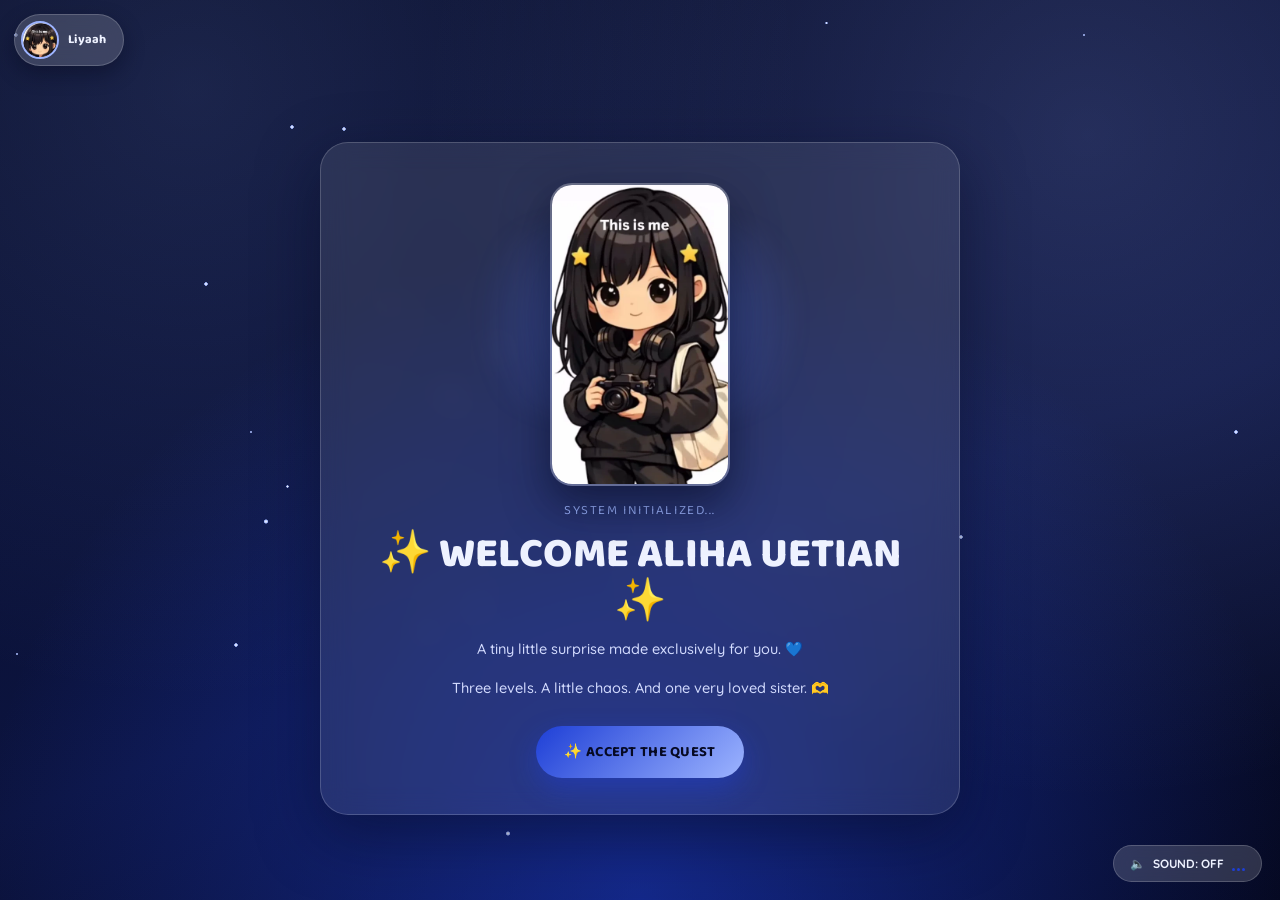
<file: Aliha_Fatima_Birthday_Quest (4).html>
<!DOCTYPE html>
<html lang="en">
<head>
<meta charset="UTF-8" />
<meta name="viewport" content="width=device-width, initial-scale=1.0, maximum-scale=1" />
<title>Hello Aliha Fatima 💙</title>
<link rel="preconnect" href="https://fonts.googleapis.com">
<link href="https://fonts.googleapis.com/css2?family=Baloo+2:wght@500;600;700;800&family=Quicksand:wght@400;500;600;700&family=Caveat:wght@500;600;700&display=swap" rel="stylesheet">
<style>
/* ============ TOKENS (royal blue palette) ============ */
:root{
  --midnight:#080d29;
  --royal:#16297a;
  --periwinkle:#9db4ff;
  --blush:#5578ff;
  --blush-deep:#1e3fd6;
  --cream:#eef2ff;
  --gold:#bcd0ff;
  --glass:rgba(255,255,255,0.09);
  --glass-strong:rgba(255,255,255,0.16);
  --line:rgba(255,255,255,0.18);
  --shadow:0 20px 60px rgba(6,10,35,0.5);
  --font-display:'Baloo 2', cursive;
  --font-body:'Quicksand', sans-serif;
  --font-script:'Caveat', cursive;
}
*{box-sizing:border-box;}
html,body{height:100%;}
body{
  margin:0;
  min-height:100vh;
  font-family:var(--font-body);
  color:var(--cream);
  background:
    radial-gradient(circle at 15% 10%, rgba(140,170,255,0.14), transparent 45%),
    radial-gradient(circle at 85% 15%, rgba(157,177,255,0.18), transparent 50%),
    radial-gradient(circle at 50% 100%, rgba(30,63,214,0.55), transparent 60%),
    linear-gradient(160deg, var(--midnight), #0c1440 60%, #05081f);
  overflow-x:hidden;
  position:relative;
}
h1,h2,h3{font-family:var(--font-display); margin:0; color:var(--cream);}
p{margin:0;}
button{font-family:var(--font-body); cursor:pointer; border:none;}
::selection{background:var(--blush-deep); color:#eef2ff;}

/* ============ BACKGROUND FX ============ */
#bg-fx{position:fixed; inset:0; pointer-events:none; z-index:0; overflow:hidden;}
.petal{
  position:absolute; bottom:-60px; opacity:0;
  animation:petal-float linear infinite;
  filter:drop-shadow(0 0 6px rgba(255,255,255,0.25));
}
@keyframes petal-float{
  0%{ transform:translateY(0) rotate(0deg) scale(0.8); opacity:0; }
  8%{ opacity:0.9; }
  85%{ opacity:0.7; }
  100%{ transform:translateY(-115vh) rotate(320deg) scale(1); opacity:0; }
}
.sparkle{
  position:absolute; border-radius:50%;
  background:radial-gradient(circle, #fff, var(--periwinkle) 60%, transparent 70%);
  animation:sparkle-twinkle ease-in-out infinite;
}
@keyframes sparkle-twinkle{
  0%,100%{ opacity:0.15; transform:scale(0.7);}
  50%{ opacity:1; transform:scale(1.15);}
}

/* ============ APP SHELL ============ */
#app{position:relative; z-index:1; min-height:100vh; display:flex; align-items:center; justify-content:center; padding:84px 16px 28px;}
.scene{ width:100%; max-width:640px; display:none; animation:scene-in 0.55s ease both; }
.scene.active{display:block;}
@keyframes scene-in{ from{opacity:0; transform:translateY(14px);} to{opacity:1; transform:translateY(0);} }

.card{
  background:var(--glass);
  backdrop-filter:blur(14px);
  border:1px solid var(--line);
  border-radius:28px;
  padding:36px 30px;
  box-shadow:var(--shadow);
  text-align:center;
}
.eyebrow{
  font-family:var(--font-display); font-weight:700; letter-spacing:0.08em;
  text-transform:uppercase; font-size:12px; color:var(--blush);
  margin-bottom:10px; display:block;
}
.title-xl{ font-size:clamp(28px,6vw,42px); font-weight:800; line-height:1.15; margin-bottom:10px;}
.title-md{ font-size:clamp(20px,4.5vw,26px); font-weight:700; margin-bottom:6px;}
.sub{ font-family:var(--font-body); font-weight:500; color:#d4dcff; font-size:14.5px; line-height:1.6; margin-bottom:6px;}
.script-line{ font-family:var(--font-script); font-size:22px; color:var(--periwinkle); line-height:1.5;}

.btn{
  font-family:var(--font-display); font-weight:700; font-size:14.5px;
  padding:14px 28px; border-radius:999px; letter-spacing:0.02em;
  transition:transform 0.15s ease, box-shadow 0.15s ease, background 0.15s ease;
}
.btn-primary{
  background:linear-gradient(135deg, var(--blush-deep), var(--periwinkle));
  color:#060a24; box-shadow:0 10px 26px rgba(30,63,214,0.45);
}
.btn-primary:hover{ transform:translateY(-2px) scale(1.02); box-shadow:0 14px 30px rgba(30,63,214,0.6);}
.btn-ghost{
  background:var(--glass); color:var(--cream); border:1px solid var(--line);
}
.btn-ghost:hover{ background:var(--glass-strong); }
.btn-row{ display:flex; gap:12px; justify-content:center; flex-wrap:wrap; margin-top:20px;}

/* ============ TOP AVATAR (every page) ============ */
#top-avatar{
  position:fixed; top:14px; left:14px; z-index:25;
  display:flex; align-items:center; gap:9px;
  background:var(--glass-strong); border:1px solid var(--line); backdrop-filter:blur(10px);
  border-radius:999px; padding:6px 16px 6px 6px; box-shadow:0 8px 20px rgba(4,8,28,0.4);
}
#top-avatar img{ width:38px; height:38px; border-radius:50%; object-fit:cover; display:block; border:2px solid var(--periwinkle);}
#top-avatar span{ font-family:var(--font-display); font-weight:700; font-size:12.5px; color:var(--cream); letter-spacing:0.02em;}

/* ============ MASCOT ============ */
.mascot-wrap{ display:flex; justify-content:center; margin-bottom:6px; position:relative;}
.mascot{ width:150px; height:auto; animation:mascot-float 3.4s ease-in-out infinite; transform-origin:center bottom; filter:drop-shadow(0 12px 18px rgba(0,0,0,0.35));}
@keyframes mascot-float{ 0%,100%{transform:translateY(0) rotate(-1.5deg);} 50%{transform:translateY(-10px) rotate(1.5deg);} }
.eyes{ animation:blink 4.2s ease-in-out infinite; transform-origin:center; }
@keyframes blink{ 0%,92%,100%{ transform:scaleY(1);} 95%{ transform:scaleY(0.08);} }

.speech-bubble{
  display:inline-block; background:var(--cream); color:#14205c;
  font-family:var(--font-display); font-weight:600; font-size:13px;
  padding:10px 16px; border-radius:16px; margin:6px auto 14px; position:relative;
  max-width:280px; box-shadow:0 8px 18px rgba(0,0,0,0.25);
}
.speech-bubble::after{
  content:""; position:absolute; left:50%; bottom:-8px; transform:translateX(-50%);
  border-width:8px 7px 0 7px; border-style:solid; border-color:var(--cream) transparent transparent transparent;
}

/* ============ INTRO / HERO AVATAR ============ */
#scene-intro .card{ min-height:340px; display:flex; flex-direction:column; justify-content:center;}
.typewriter{ font-family:var(--font-display); font-size:13px; letter-spacing:0.12em; color:var(--periwinkle); min-height:20px; text-transform:uppercase;}
.hero-avatar-wrap{ display:flex; justify-content:center; margin:4px 0 14px; position:relative;}
.hero-avatar-glow{ position:absolute; top:10%; left:50%; transform:translateX(-50%); width:70%; height:70%; border-radius:50%; background:radial-gradient(circle, rgba(85,120,255,0.45), transparent 70%); filter:blur(10px); z-index:0;}
.hero-avatar{ width:180px; max-width:60%; border-radius:22px; position:relative; z-index:1; display:block;
  animation:mascot-float 3.8s ease-in-out infinite;
  box-shadow:0 18px 44px rgba(4,8,28,0.55); border:2px solid rgba(255,255,255,0.28);}

/* ============ PROFILE ============ */
.profile-card{ text-align:left; }
.profile-avatar-wrap{ display:flex; justify-content:center; margin-bottom:12px;}
.profile-avatar{ width:96px; height:96px; border-radius:50%; object-fit:cover; border:3px solid var(--periwinkle); box-shadow:0 10px 26px rgba(4,8,28,0.5);}
.profile-title{ text-align:center; margin-bottom:18px;}
.fact-grid{ display:flex; flex-direction:column; gap:9px; margin-top:6px;}
.fact-row{ display:flex; align-items:center; gap:13px; background:var(--glass); border:1px solid var(--line); border-radius:16px; padding:11px 15px; text-align:left; transition:border-color 0.15s ease, background 0.15s ease;}
.fact-row:hover{ border-color:var(--blush-deep); background:var(--glass-strong);}
.fact-icon{ font-size:19px; width:26px; text-align:center; flex-shrink:0;}
.fact-text{ display:flex; flex-direction:column; gap:1px;}
.fact-label{ font-size:10px; font-weight:700; letter-spacing:0.06em; text-transform:uppercase; color:var(--periwinkle);}
.fact-value{ font-size:14px; font-weight:600; color:var(--cream); line-height:1.35;}
.warning-line{ text-align:center; font-family:var(--font-script); font-size:19px; color:var(--periwinkle); margin-top:16px;}

/* ============ QUEST MAP ============ */
.progress-track{ height:8px; border-radius:999px; background:rgba(255,255,255,0.12); overflow:hidden; margin:6px 0 22px;}
.progress-fill{ height:100%; background:linear-gradient(90deg, var(--periwinkle), var(--blush-deep)); border-radius:999px; transition:width 0.6s ease;}
.progress-label{ font-size:12px; font-weight:700; color:var(--periwinkle); text-transform:uppercase; letter-spacing:0.05em;}
.level-map{ display:flex; flex-direction:column; align-items:center; gap:4px; margin-top:10px;}
.node{
  width:100%; max-width:340px; display:flex; align-items:center; gap:14px;
  background:var(--glass); border:1px solid var(--line); border-radius:18px; padding:14px 18px;
  transition:transform 0.15s ease, border-color 0.15s ease, background 0.15s ease;
}
.node.unlocked{ cursor:pointer; }
.node.unlocked:hover{ transform:translateX(4px); border-color:var(--blush-deep); background:var(--glass-strong);}
.node.locked{ opacity:0.45;}
.node.done{ border-color:var(--periwinkle); background:rgba(157,180,255,0.1);}
.node-icon{ font-size:22px; width:36px; text-align:center;}
.node-text{ text-align:left; flex:1;}
.node-title{ font-family:var(--font-display); font-weight:700; font-size:14px;}
.node-sub{ font-size:11.5px; color:#c3caf5;}
.connector{ width:2px; height:16px; background:linear-gradient(var(--periwinkle), transparent); opacity:0.5;}
.final-node{ font-family:var(--font-display); font-weight:800; font-size:16px; color:var(--periwinkle); margin-top:6px;}

/* ============ LEVEL COMMON ============ */
.level-num{ font-family:var(--font-display); font-size:12px; color:var(--periwinkle); font-weight:700; letter-spacing:0.08em;}
.option-list{ display:flex; flex-direction:column; gap:10px; margin-top:18px; text-align:left;}
.option{
  background:var(--glass); border:1px solid var(--line); border-radius:16px; padding:13px 16px;
  color:var(--cream); font-weight:600; font-size:14px; transition:all 0.15s ease; text-align:left;
}
.option:hover{ border-color:var(--blush-deep); background:var(--glass-strong); transform:translateX(3px);}
.option.correct-flash{ border-color:#8ef7c8; background:rgba(142,247,200,0.15);}
.option.wrong-flash{ border-color:#ff9d9d; background:rgba(255,157,157,0.15);}
.feedback{ margin-top:14px; font-family:var(--font-display); font-weight:700; font-size:14.5px; min-height:20px;}
.feedback.good{ color:#9de0fc;}
.feedback.bad{ color:#ffb0b0;}
.small-note{ font-size:12.5px; color:#c3caf5; margin-top:4px;}

/* ============ LEVEL: FINAL CODE ============ */
.clue-list{ list-style:none; padding:0; margin:16px 0; display:flex; flex-direction:column; gap:8px; text-align:left;}
.clue-list li{ background:var(--glass); border-radius:12px; padding:10px 14px; font-size:13.5px; border:1px solid var(--line);}
.clue-num{ color:var(--periwinkle); font-weight:700; font-family:var(--font-display); font-size:11px; display:block; margin-bottom:2px;}
.code-input{
  width:100%; padding:14px 16px; border-radius:14px; border:1px solid var(--line);
  background:rgba(255,255,255,0.08); color:var(--cream); font-family:var(--font-display);
  font-size:16px; letter-spacing:0.12em; text-align:center; text-transform:uppercase; margin-top:14px;
}
.code-input:focus{ outline:2px solid var(--blush-deep); }

/* ============ REWARD / MESSAGE / WISH ============ */
.reward-stat{ display:flex; justify-content:space-between; font-size:13.5px; font-weight:700; padding:8px 4px; border-bottom:1px dashed var(--line);}
.reward-stat:last-child{ border-bottom:none;}
.message-box{ text-align:left; font-family:var(--font-body); font-size:14.5px; line-height:1.8; color:#eef1ff; white-space:pre-line; margin-top:14px;}

/* ============ MUSIC CONTROL ============ */
#music-toggle{
  position:fixed; bottom:18px; right:18px; z-index:20;
  display:flex; align-items:center; gap:8px;
  background:var(--glass-strong); border:1px solid var(--line); backdrop-filter:blur(10px);
  border-radius:999px; padding:10px 16px; font-size:12px; font-weight:700; color:var(--cream);
}
.eq{ display:flex; gap:2px; align-items:flex-end; height:14px;}
.eq span{ width:3px; background:var(--blush-deep); border-radius:2px; animation:eq-bounce 0.9s ease-in-out infinite; height:4px;}
.eq span:nth-child(2){ animation-delay:0.15s;}
.eq span:nth-child(3){ animation-delay:0.3s;}
#music-toggle.off .eq span{ animation-play-state:paused; height:3px;}
@keyframes eq-bounce{ 0%,100%{height:4px;} 50%{height:13px;} }

@media (max-width:480px){
  .card{ padding:28px 20px; border-radius:22px;}
  #top-avatar span{ display:none;}
  #top-avatar{ padding:6px;}
}
@media (prefers-reduced-motion: reduce){
  *,*::before,*::after{ animation-duration:0.01ms !important; animation-iteration-count:1 !important; }
}
</style>
</head>
<body>

<div id="bg-fx"></div>

<div id="top-avatar">
  <img src="[data-uri]" alt="Liyaah" />
  <span>Liyaah</span>
</div>

<div id="music-toggle" class="off" onclick="toggleMusic()">
  <span id="music-icon">🔈</span>
  <span id="music-label">SOUND: OFF</span>
  <span class="eq"><span></span><span></span><span></span></span>
</div>

<div id="app">

  <!-- INTRO -->
  <section class="scene" id="scene-intro">
    <div class="card">
      <div class="hero-avatar-wrap">
        <div class="hero-avatar-glow"></div>
        <img class="hero-avatar" src="[data-uri]" alt="Liyaah" />
      </div>
      <p class="typewriter" id="typewriter-line">&nbsp;</p>
      <h1 class="title-xl" style="margin-top:10px;">✨ WELCOME ALIHA UETIAN ✨</h1>
      <p class="sub">A tiny little surprise made exclusively for you. 💙</p>
      <p class="sub" style="margin-top:10px;">Three levels. A little chaos. And one very loved sister. 🫶</p>
      <div class="btn-row">
        <button class="btn btn-primary" onclick="sfx('click'); goToScene('profile')">✨ ACCEPT THE QUEST</button>
      </div>
    </div>
  </section>

  <!-- PROFILE -->
  <section class="scene" id="scene-profile">
    <div class="card profile-card">
      <div class="profile-avatar-wrap"><img class="profile-avatar" src="[data-uri]" alt="Liyaah" /></div>
      <h2 class="title-md" style="text-align:center;">HELLO ALIHA FATIMA 💙</h2>
      <p class="sub" style="text-align:center; margin-bottom:2px;">NAME: <strong id="profile-name" style="color:var(--periwinkle);"></strong></p>
      <p class="sub" style="text-align:center; margin-bottom:18px;">KNOWN AS: <strong id="profile-nick" style="color:var(--cream);"></strong></p>

      <div class="fact-grid">
        <div class="fact-row"><span class="fact-icon">🎂</span><div class="fact-text"><span class="fact-label">Birthday</span><span class="fact-value">29th August</span></div></div>
        <div class="fact-row"><span class="fact-icon">♍</span><div class="fact-text"><span class="fact-label">Zodiac</span><span class="fact-value">Virgo — the one who reshoots the photo till the light's right</span></div></div>
        <div class="fact-row"><span class="fact-icon">👨‍👩‍👧‍👦</span><div class="fact-text"><span class="fact-label">Sibling Rank</span><span class="fact-value">3rd in line, most chaotic by far</span></div></div>
        <div class="fact-row"><span class="fact-icon">🎓</span><div class="fact-text"><span class="fact-label">Studies At</span><span class="fact-value">UET Lahore</span></div></div>
        <div class="fact-row"><span class="fact-icon">📸</span><div class="fact-text"><span class="fact-label">Always Carrying</span><span class="fact-value">A camera, headphones, and a tote bag</span></div></div>
        <div class="fact-row"><span class="fact-icon">🍝</span><div class="fact-text"><span class="fact-label">Top Order</span><span class="fact-value">Pasta & fries, every single time</span></div></div>
        <div class="fact-row"><span class="fact-icon">☕</span><div class="fact-text"><span class="fact-label">Runs On</span><span class="fact-value">Chai — completely non-negotiable</span></div></div>
        <div class="fact-row"><span class="fact-icon">💙</span><div class="fact-text"><span class="fact-label">Colour</span><span class="fact-value">Royal blue, obviously</span></div></div>
      </div>

      <p class="warning-line">"Small height. Big camera roll. Bigger attitude."</p>

      <div class="btn-row">
        <button class="btn btn-primary" onclick="sfx('click'); goToScene('map')">Enter the Quest Map →</button>
      </div>
    </div>
  </section>

  <!-- QUEST MAP -->
  <section class="scene" id="scene-map">
    <div class="card">
      <p class="eyebrow">Quest Progress</p>
      <div class="progress-track"><div class="progress-fill" id="progress-fill"></div></div>
      <p class="progress-label" id="progress-label">0% COMPLETE</p>

      <div class="level-map" id="level-map"></div>
      <p class="final-node">💙 FINAL MESSAGE</p>
    </div>
  </section>

  <!-- LEVEL 1 -->
  <section class="scene" id="scene-level1">
    <div class="card">
      <span class="level-num">LEVEL 01</span>
      <h2 class="title-md">HELLO ALIHA FATIMA 💙</h2>
      <p class="sub">Okay Aliha… let's see if your sister actually knows your secret lore. 👀</p>
      <div id="l1-question-wrap"></div>
    </div>
  </section>

  <!-- LEVEL 2 -->
  <section class="scene" id="scene-level2">
    <div class="card">
      <span class="level-num">LEVEL 02</span>
      <h2 class="title-md">LEVEL 02 — CHAOS MODE 🎭</h2>
      <p class="sub">No basic facts now. This one is for the sister who knows the REAL Aliha. 😭</p>
      <div id="l2-question-wrap"></div>
    </div>
  </section>

  <!-- LEVEL 3 -->
  <section class="scene" id="scene-level3">
    <div class="card">
      <span class="level-num">LEVEL 03</span>
      <h2 class="title-md">CATCH THE HEARTS 💗</h2>
      <p class="sub">Tiny sister challenge: catch <b>5 hearts</b> before they escape. 😭</p>
      <div id="heart-game" style="position:relative; height:260px; margin:18px 0; border:1px solid var(--line); border-radius:18px; overflow:hidden; background:rgba(255,255,255,.04);">
        <div id="heart-score" class="reward-stat" style="position:absolute; left:12px; right:12px; top:10px; z-index:5;"><span>Hearts caught</span><span id="heart-count">0 / 5</span></div>
        <button id="start-heart-game" class="btn btn-primary" style="position:absolute; left:50%; top:58%; transform:translate(-50%,-50%); z-index:4;" onclick="startHeartGame()">START GAME 🎮</button>
        <div id="game-heart" aria-label="catch me" style="display:none; position:absolute; border:0; background:none; font-size:38px; cursor:pointer; user-select:none; transition:all .18s ease;">💗</div>
      </div>
      <p class="feedback good" id="l3-feedback"></p>
    </div>
  </section>

  <!-- MESSAGE -->
  <section class="scene" id="scene-message">
    <div class="card" style="text-align:left;">
      <p class="eyebrow" style="text-align:center;">There's A Message For You 💌</p>
      <div class="message-box" id="message-box"></div>
      <p class="script-line" style="text-align:center; margin-top:18px;">"Some people enter your life like a song, some like a memory — but you somehow became both."</p>
      <div class="btn-row">
        <p class="sub" style="width:100%; text-align:center; margin-bottom:4px;">One last thing, birthday girl... 💙</p>
      </div>
      <div class="btn-row">
        <button class="btn btn-primary" onclick="makeWish()">MAKE A WISH ✨</button>
      </div>
    </div>
  </section>

  <!-- WISH -->
  <section class="scene" id="scene-wish">
    <div class="card">
      <div class="profile-avatar-wrap" style="margin-bottom:10px;"><img class="profile-avatar" src="[data-uri]" alt="Aliha" /></div>
      <p class="script-line">Whatever you wished for...</p>
      <p class="sub" style="margin:10px 0;">I hope life finds a way to give you even more.</p>
      <h1 class="title-xl" style="margin-top:14px;">Happy Birthday,<br/>Aliha. 💙</h1>
      <div class="btn-row">
        <p class="sub" style="width:100%; text-align:center;">That's it. No more levels. Just birthday love. 🎂💙</p>
      </div>
    </div>
  </section>

  <!-- MEMORIES -->
  <section class="scene" id="scene-memories">
    <div class="card" style="text-align:left;">
      <p class="eyebrow" style="text-align:center;">Memory Scrapbook</p>
      <div id="memories-list" style="display:flex; flex-direction:column; gap:10px; margin-top:14px;"></div>
      <div class="btn-row">
        <button class="btn btn-primary" onclick="goToScene('wish')">← Back</button>
      </div>
    </div>
  </section>

</div>

<script>
/* ======================================================================
   EDIT ONLY THIS BLOCK TO PERSONALIZE THE WHOLE EXPERIENCE
====================================================================== */
const DATA = {
  name: "Aliha Fatima",
  nickname: "Liyaah",
  code: "LIYAAH", // final unlock code (case-insensitive)
  level1Questions: [
    { q: "What's Aliha's favourite friends squad?", options: ["AURAFAAM", "Blue Queens", "The UET Gang", "Liyaah League"], correctIndex: 0, reaction: "AURAFAAM! The official squad has been identified. 💙😭" },
    { q: "What's Aliha's crush studying? 👀", options: ["MBBS", "BDS", "CS", "BS Chemistry"], correctIndex: 0, reaction: "OHHH 👀 you know the classified information!" },
    { q: "What's Aliha's favourite place of education? 🎓", options: ["School", "Academy", "College", "University"], correctIndex: 3, reaction: "University era = unlocked. 🎓✨" },
    { q: "aliha look alike ? 😭", options: ["ainak wala jin ", "chota daddu", "reshma/moto", "diff in different situations"], correctIndex: 2, reaction: "Correct. baki sare options bhi theek hn 😂" },
    { q: "who is aliha's best friend ? 👑", options: ["blackyy", "one from isf(STARTS WITH h)", "kashiiff", "ALIINAA(iykyk)" , "ALL OF THEM "], correctIndex: 4, reaction: "so many trueee frands 💅🏻" }
  ],
  level2Questions: [
    
    { q: "🪄 what does she need everytime ?", options: ["newoutfits", "airpods", "switchedoff lights", "attention" , "SB HI CHAHYE GEE "], correctIndex: 4, reaction: "d option was best hai . 💀" },
    { q: "🎁 what does she often do in gussa?", options: ["acha chal , bs bs!", "face gives the subtitle", "jo munh m aye bol do", "everything"], correctIndex: 1, reaction: "Exactly — ask arooj/arisha for verification. 💗" }
  ],
  level3Options: [
    { label: "💙 munh-phat batmeez", response: "Correct.\na total munh-phat batmeez behan to arooj api.\nNo further explanation needed." },
    { label: "📸  always ready to shoot a reel", response: "Correct.\n jb dekho jahan dekho bs reel bnwa lo inse " },
    { label: "☕ Chai Before Anything Else", response: "Correct.\n live without oxygen but not chai" },
    { label: "♍ The Virgo Who needs perfection", response: "sometimes this annoys too much . HUH" }
  ],
  clues: [
    "Not Aliha — the name everyone actually calls her.",
    "It's on her Instagram, it's what her friends say, it's basically her whole identity.",
    "Six letters. All caps. No spaces."
  ],
  message:
`dear chotu ! 

I could've written some super emotional, Pinterest-type paragraph here, but we're siblings so obviously I have to keep at least 70% of my dignity. 💀

YOU HAVE SUCCESFULLY WASTED 22 YEARS OF LIFE . Anyways , beshat tm bht batmeez, nashukri , sarial ho lekin ab jesi bhi ho hmari behan ho.

everything apart aj tmhar brdy hai . 2 saal bht himat k sth tmy brdsht kiya hai , kbikbi dil krta tha ksi gutter m phenk aon but had a softie heart.

wishing you the most of happiness , peace and success in every aspect of life . I wish k tm jo njhse dil m dushmani rkh k bethi hti ho Allah saaf kre. 
 
tmy brdsht krny wla bnda de calm or sukoon wala . thankyou for making us laugh madly and giving us entertainment in most of situations .

I hope this year gives you everything you're secretly wishing for — happiness, beautiful memories, success, good people, lots of reasons to smile, and obviously enough shopping money because priorities. 💅🏻

Happy Birthday, idiot. 🥹💙

I am sorry , i couldnt makeup coming there but i know you dont need me either , HUH. will make it up to you dont worry , 

accept my chotu sa surprise .JANAM DIN MUBARIK 

Now go enjoy your birthday before I start getting emotional and ruin my reputation. 😭🎂💗`
};
/* ======================================================================
*/

let state = { levelsCompleted: 0, outfitIndex: 0, scene: 'intro' };
let audioCtx = null, musicOn = false, musicNodes = null;

/* ---------- persistence ---------- */
function saveState(){ localStorage.setItem('bq_state', JSON.stringify(state)); }
function loadState(){
  try{
    const raw = localStorage.getItem('bq_state');
    if(raw){ state = Object.assign(state, JSON.parse(raw)); }
  }catch(e){}
}

/* ---------- scene routing ---------- */
function goToScene(name){
  document.querySelectorAll('.scene').forEach(s => s.classList.remove('active'));
  document.getElementById('scene-'+name).classList.add('active');
  state.scene = name;
  saveState();
  if(name === 'intro') runIntroSequence();
  if(name === 'profile') initProfile();
  if(name === 'map') renderMap();
  if(name === 'level1') initLevel1();
  if(name === 'level2') initLevel2();
  if(name === 'level3') initLevel3();
  if(name === 'message') initMessage();
  if(name === 'wish') mountMascot('mascot-wish', 'happy');
  if(name === 'memories') initMemories();
  window.scrollTo(0,0);
}

function completeLevel(n){
  if(state.levelsCompleted < n){ state.levelsCompleted = n; }
  saveState();
}

function restartQuest(){
  localStorage.removeItem('bq_state');
  state = { levelsCompleted:0, outfitIndex:0, scene:'intro' };
  goToScene('intro');
}

/* ---------- background petals + sparkles ---------- */
function initBackgroundFx(){
  const bg = document.getElementById('bg-fx');
  const petalSVG = (color) => `<svg viewBox="0 0 40 40" width="100%" height="100%"><path d="M20 2 C28 10 34 18 20 38 C6 18 12 10 20 2 Z" fill="${color}"/></svg>`;
  const colors = ['#eaf1ffcc', '#bcd4ffcc', '#8fa8ffcc'];
  for(let i=0;i<16;i++){
    const el = document.createElement('div');
    el.className = 'petal';
    el.style.left = Math.random()*100+'%';
    el.style.width = el.style.height = (14+Math.random()*16)+'px';
    el.style.animationDuration = (12+Math.random()*10)+'s';
    el.style.animationDelay = (Math.random()*14)+'s';
    el.innerHTML = petalSVG(colors[i%colors.length]);
    bg.appendChild(el);
  }
  for(let i=0;i<26;i++){
    const s = document.createElement('div');
    s.className = 'sparkle';
    const size = 2+Math.random()*3;
    s.style.width = s.style.height = size+'px';
    s.style.left = Math.random()*100+'%';
    s.style.top = Math.random()*100+'%';
    s.style.animationDuration = (2+Math.random()*3)+'s';
    s.style.animationDelay = (Math.random()*3)+'s';
    bg.appendChild(s);
  }
}

/* ---------- sound (synthesized, no external files needed) ---------- */
function ensureAudio(){ if(!audioCtx){ audioCtx = new (window.AudioContext||window.webkitAudioContext)(); } }
function sfx(type){
  try{
    ensureAudio();
    const map = { click:[520,0.08], correct:[740,0.14], wrong:[220,0.18], unlock:[880,0.22], star:[660,0.1] };
    const pair = map[type] || [500,0.1];
    const freq = pair[0], dur = pair[1];
    const o = audioCtx.createOscillator();
    const g = audioCtx.createGain();
    o.type = type==='wrong' ? 'sawtooth' : 'sine';
    o.frequency.value = freq;
    g.gain.value = 0.06;
    o.connect(g); g.connect(audioCtx.destination);
    o.start();
    g.gain.exponentialRampToValueAtTime(0.0001, audioCtx.currentTime+dur);
    o.stop(audioCtx.currentTime+dur+0.02);
    if(type==='unlock'){
      setTimeout(()=>{ const o2=audioCtx.createOscillator(),g2=audioCtx.createGain(); o2.frequency.value=1180; g2.gain.value=0.05; o2.connect(g2); g2.connect(audioCtx.destination); o2.start(); g2.gain.exponentialRampToValueAtTime(0.0001, audioCtx.currentTime+0.2); o2.stop(audioCtx.currentTime+0.22); },120);
    }
  }catch(e){}
}
function toggleMusic(){
  ensureAudio();
  musicOn = !musicOn;
  const box = document.getElementById('music-toggle');
  box.classList.toggle('off', !musicOn);
  document.getElementById('music-icon').textContent = musicOn ? '🔊' : '🔈';
  document.getElementById('music-label').textContent = musicOn ? 'SOUND: ON' : 'SOUND: OFF';
  if(musicOn){
    const o1=audioCtx.createOscillator(), o2=audioCtx.createOscillator(), g=audioCtx.createGain();
    o1.type='sine'; o2.type='sine'; o1.frequency.value=196; o2.frequency.value=246.94;
    g.gain.value=0.025;
    o1.connect(g); o2.connect(g); g.connect(audioCtx.destination);
    o1.start(); o2.start();
    musicNodes = {o1:o1,o2:o2,g:g};
  } else if(musicNodes){
    musicNodes.g.gain.exponentialRampToValueAtTime(0.0001, audioCtx.currentTime+0.3);
    setTimeout(()=>{ try{musicNodes.o1.stop(); musicNodes.o2.stop();}catch(e){} }, 320);
    musicNodes = null;
  }
}

/* ---------- mascot SVG (sassy "chota don" cartoon girl) ---------- */
function mascotSVG(id, dressColor){
  return '' +
  '<svg class="mascot" id="'+id+'" viewBox="0 0 200 240" xmlns="http://www.w3.org/2000/svg">' +
    '<ellipse cx="100" cy="228" rx="46" ry="8" fill="#000" opacity="0.18"/>' +
    '<path d="M138 78 C168 70 178 100 160 128 C150 144 132 138 128 120 Z" fill="#2c1b3d"/>' +
    '<circle cx="150" cy="90" r="7" fill="#5578ff"/>' +
    '<path d="M62 90 C58 55 78 30 100 30 C122 30 142 55 138 90 C138 100 62 100 62 90 Z" fill="#2c1b3d"/>' +
    '<ellipse cx="100" cy="98" rx="38" ry="42" fill="#ffdcc0"/>' +
    '<g class="eyes">' +
      '<ellipse cx="84" cy="98" rx="7" ry="9" fill="#2c1b3d"/>' +
      '<ellipse cx="116" cy="98" rx="7" ry="9" fill="#2c1b3d"/>' +
      '<circle cx="86.5" cy="94.5" r="2" fill="#fff"/>' +
      '<circle cx="118.5" cy="94.5" r="2" fill="#fff"/>' +
    '</g>' +
    '<path d="M74 84 Q84 78 92 83" stroke="#2c1b3d" stroke-width="2.5" fill="none" stroke-linecap="round"/>' +
    '<path d="M108 82 Q116 76 126 82" stroke="#2c1b3d" stroke-width="2.5" fill="none" stroke-linecap="round"/>' +
    '<path id="mouth-'+id+'" d="M90 118 Q100 128 112 116" stroke="#a34b6b" stroke-width="3" fill="none" stroke-linecap="round"/>' +
    '<ellipse cx="72" cy="110" rx="6" ry="4" fill="#a9c2ff" opacity="0.55"/>' +
    '<ellipse cx="128" cy="110" rx="6" ry="4" fill="#a9c2ff" opacity="0.55"/>' +
    '<path d="M60 66 Q100 50 140 66 L136 74 Q100 60 64 74 Z" fill="#1a0f2a" opacity="0.85"/>' +
    '<path id="dress-'+id+'" d="M70 148 C70 132 130 132 130 148 L142 220 Q100 236 58 220 Z" fill="'+dressColor+'"/>' +
    '<path d="M78 150 C90 158 110 158 122 150" stroke="#fff" stroke-width="2" fill="none" opacity="0.4"/>' +
    '<path d="M62 150 C50 160 46 180 54 196" stroke="#ffdcc0" stroke-width="10" fill="none" stroke-linecap="round"/>' +
    '<path d="M138 150 C150 158 154 170 148 182" stroke="#ffdcc0" stroke-width="10" fill="none" stroke-linecap="round"/>' +
    '<circle cx="52" cy="198" r="7" fill="#ffdcc0"/>' +
    '<circle cx="146" cy="184" r="7" fill="#ffdcc0"/>' +
  '</svg>';
}
function mountMascot(containerId, mood){
  const el = document.getElementById(containerId);
  if(!el) return;
  const svgId = containerId+'-svg';
  el.innerHTML = mascotSVG(svgId, outfitColors()[state.outfitIndex||0]);
  setMood(svgId, mood||'normal');
}
function setMood(svgId, mood){
  const mouth = document.getElementById('mouth-'+svgId);
  if(!mouth) return;
  const paths = {
    normal: "M90 118 Q100 128 112 116",
    happy: "M86 114 Q100 134 114 114",
    shock: "M94 116 Q100 116 106 116 Q106 128 94 128 Z"
  };
  mouth.setAttribute('d', paths[mood] || paths.normal);
}
function outfitColors(){ return ['#16297a', '#5578ff', '#0c1440']; }

/* ---------- star icon (small, reusable) ---------- */
function starSVG(){
  return '<svg viewBox="0 0 40 40" width="100%" height="100%">' +
    '<path d="M20 3 L24.5 15.5 L37.5 15.9 L27 23.6 L30.8 36 L20 28.6 L9.2 36 L13 23.6 L2.5 15.9 L15.5 15.5 Z" fill="#eaf1ff" stroke="#5578ff" stroke-width="1.5" stroke-linejoin="round"/>' +
  '</svg>';
}

/* ---------- INTRO sequence ---------- */
function runIntroSequence(){
  const line = document.getElementById('typewriter-line');
  const text = "SYSTEM INITIALIZED...";
  let i = 0; line.textContent = '';
  const iv = setInterval(function(){
    line.textContent += text[i]; i++;
    if(i>=text.length) clearInterval(iv);
  }, 45);
}

/* ---------- PROFILE ---------- */
function initProfile(){
  document.getElementById('profile-name').textContent = DATA.name;
  document.getElementById('profile-nick').textContent = DATA.nickname;
}

/* ---------- QUEST MAP ---------- */
function renderMap(){
  const levels = [
    {n:1, title:'LEVEL 01', sub:'Aliha Lore 👀'},
    {n:2, title:'LEVEL 02', sub:'Chaos Mode 🎭'},
    {n:3, title:'LEVEL 03', sub:'Mini Game 🎮'}
  ];
  const map = document.getElementById('level-map');
  map.innerHTML = '';
  const startTag = document.createElement('p');
  startTag.className = 'sub';
  startTag.style.marginBottom = '6px';
  startTag.textContent = '— START —';
  map.appendChild(startTag);
  const connectorTop = document.createElement('div');
  connectorTop.className = 'connector';
  map.appendChild(connectorTop);

  levels.forEach(function(lvl, idx){
    const done = state.levelsCompleted >= lvl.n;
    const unlocked = state.levelsCompleted >= lvl.n - 1;
    const node = document.createElement('div');
    node.className = 'node ' + (done ? 'done' : unlocked ? 'unlocked' : 'locked');
    node.innerHTML = '<span class="node-icon">'+(done ? '✅' : unlocked ? '🔓' : '🔒')+'</span>' +
      '<div class="node-text"><div class="node-title">'+lvl.title+'</div><div class="node-sub">'+lvl.sub+'</div></div>';
    if(unlocked){ node.onclick = function(){ sfx('click'); goToScene('level'+lvl.n); }; }
    map.appendChild(node);
    if(idx < levels.length-1){
      const c = document.createElement('div'); c.className='connector'; map.appendChild(c);
    }
  });

  const pct = Math.round((state.levelsCompleted/3)*100);
  document.getElementById('progress-fill').style.width = pct+'%';
  document.getElementById('progress-label').textContent = 'QUEST PROGRESS: ' + pct + '%';
}

/* ---------- LEVEL 1 ---------- */
let l1Index = 0;
function initLevel1(){
  l1Index = 0;
  renderLevel1Question();
}
function renderLevel1Question(){
  const wrap = document.getElementById('l1-question-wrap');
  if(l1Index >= DATA.level1Questions.length){
    wrap.innerHTML =
      '<div style="margin-top:10px;">' +
        '<p style="font-family:var(--font-display); font-weight:700; margin-bottom:10px;">ALIHA LORE: UNLOCKED 💙</p>' +
        '<div class="reward-stat"><span>Questions survived</span><span>5/5</span></div>' +
        '<div class="reward-stat"><span>Sister knowledge</span><span>Dangerously high</span></div>' +
      '</div>' +
      '<div class="btn-row"><button class="btn btn-primary" onclick="sfx(&quot;unlock&quot;); completeLevel(1); goToScene(&quot;level2&quot;)">Enter Level 2 ✨</button></div>';
    return;
  }
  const q = DATA.level1Questions[l1Index];
  wrap.innerHTML =
    '<p class="small-note" style="margin-top:14px;">QUESTION '+(l1Index+1)+' / '+DATA.level1Questions.length+'</p>' +
    '<p class="sub" style="font-weight:700; color:var(--cream); margin:8px 0 4px;">'+q.q+'</p>' +
    '<div class="option-list" id="l1-options"></div>' +
    '<p class="feedback" id="l1-feedback"></p>';
  const optWrap = document.getElementById('l1-options');
  q.options.forEach(function(opt, i){
    const b = document.createElement('button');
    b.className = 'option';
    b.textContent = String.fromCharCode(65+i) + '. ' + opt;
    b.onclick = function(){
      document.querySelectorAll('#l1-options .option').forEach(function(o){ o.disabled=true; });
      sfx(i===q.correctIndex ? 'correct' : 'wrong');
      b.classList.add(i===q.correctIndex ? 'correct-flash' : 'wrong-flash');
      const fb = document.getElementById('l1-feedback');
      if(i === q.correctIndex){
        fb.className = 'feedback good';
        fb.textContent = q.reaction;
        setTimeout(function(){ l1Index++; renderLevel1Question(); }, 900);
      } else {
        fb.className = 'feedback bad';
        fb.textContent = 'Nope 😭 Sister privileges are still active. Try again.';
        setTimeout(function(){
          document.querySelectorAll('#l1-options .option').forEach(function(o){ o.disabled=false; });
          b.classList.remove('wrong-flash');
          fb.textContent = '';
        }, 750);
      }
    };
    optWrap.appendChild(b);
  });
}

/* ---------- LEVEL 2 ---------- */
let l2Index = 0;
function initLevel2(){
  l2Index = 0;
  renderLevel2Question();
}
function renderLevel2Question(){
  const wrap = document.getElementById('l2-question-wrap');
  if(l2Index >= DATA.level2Questions.length){
    wrap.innerHTML =
      '<div style="margin-top:10px;">' +
        '<p style="font-family:var(--font-display); font-weight:700; margin-bottom:10px;">FILE SCAN COMPLETE</p>' +
        '<div class="reward-stat"><span>Accuracy</span><span>100%</span></div>' +
        '<div class="reward-stat"><span>Liyaah Loyalty</span><span>∞</span></div>' +
        '<div class="reward-stat"><span>Facts Confirmed</span><span>All of them ❤️</span></div>' +
      '</div>' +
      '<div class="btn-row"><button class="btn btn-primary" onclick="sfx(&quot;unlock&quot;); completeLevel(2); goToScene(&quot;level3&quot;)">Continue →</button></div>';
    return;
  }
  const q = DATA.level2Questions[l2Index];
  wrap.innerHTML =
    '<p class="sub" style="font-weight:700; color:var(--cream); margin:14px 0 4px;">Q'+(l2Index+1)+'. '+q.q+'</p>' +
    '<div class="option-list" id="l2-options"></div>' +
    '<p class="feedback good" id="l2-feedback"></p>';
  const optWrap = document.getElementById('l2-options');
  q.options.forEach(function(opt, i){
    const b = document.createElement('button');
    b.className = 'option';
    b.textContent = opt;
    b.onclick = function(){
      document.querySelectorAll('#l2-options .option').forEach(function(o){ o.disabled=true; });
      sfx(i===q.correctIndex ? 'correct' : 'wrong');
      b.classList.add(i===q.correctIndex ? 'correct-flash' : 'wrong-flash');
      document.getElementById('l2-feedback').textContent = q.reaction;
      setTimeout(function(){ l2Index++; renderLevel2Question(); }, 1100);
    };
    optWrap.appendChild(b);
  });
}

/* ---------- LEVEL 3 ---------- */
let heartScore = 0;
let heartTimer = null;
function initLevel3(){
  clearTimeout(heartTimer);
  heartScore = 0;
  const count = document.getElementById('heart-count');
  const heart = document.getElementById('game-heart');
  const start = document.getElementById('start-heart-game');
  const fb = document.getElementById('l3-feedback');
  count.textContent = '0 / 5';
  heart.style.display = 'none';
  start.style.display = 'block';
  fb.textContent = '';
}
function startHeartGame(){
  sfx('click');
  heartScore = 0;
  document.getElementById('heart-count').textContent = '0 / 5';
  document.getElementById('start-heart-game').style.display = 'none';
  document.getElementById('game-heart').style.display = 'block';
  moveGameHeart();
}
function moveGameHeart(){
  const area = document.getElementById('heart-game');
  const heart = document.getElementById('game-heart');
  const x = 12 + Math.random() * Math.max(20, area.clientWidth - 62);
  const y = 55 + Math.random() * Math.max(20, area.clientHeight - 95);
  heart.style.left = x + 'px';
  heart.style.top = y + 'px';
}
document.addEventListener('click', function(e){
  if(e.target.id !== 'game-heart') return;
  sfx('star');
  heartScore++;
  document.getElementById('heart-count').textContent = heartScore + ' / 5';
  if(heartScore >= 5){
    clearTimeout(heartTimer);
    document.getElementById('game-heart').style.display = 'none';
    document.getElementById('l3-feedback').textContent = 'GAME COMPLETE! 💗 You caught all the hearts — just like you keep catching everyone’s attention. 😭';
    completeLevel(3);
    setTimeout(function(){ showMessageAlert(); }, 1300);
  } else {
    moveGameHeart();
  }
});

/* ---------- REWARD / MESSAGE / MEMORIES ---------- */
function initMessage(){ document.getElementById('message-box').textContent = DATA.message; }
function showMessageAlert(){
  sfx('unlock');
  alert('💌 THERE\'S A MESSAGE FOR YOU!\n\nOkay Aliha… this one is actually from the heart. 🥹💙');
  goToScene('message');
}
function makeWish(){
  sfx('unlock');
  const bg = document.getElementById('bg-fx');
  for(let i=0;i<40;i++){
    const el = document.createElement('div');
    el.className = 'petal';
    el.style.left = Math.random()*100+'%';
    el.style.bottom = '-40px';
    el.style.width = el.style.height = (10+Math.random()*14)+'px';
    el.style.animationDuration = (3+Math.random()*2)+'s';
    el.innerHTML = starSVG();
    bg.appendChild(el);
    (function(node){ setTimeout(function(){ node.remove(); }, 6000); })(el);
  }
  setTimeout(function(){ goToScene('wish'); }, 900);
}
function initMemories(){
  const list = document.getElementById('memories-list');
  list.innerHTML = '';
  DATA.level2Questions.forEach(function(q){
    const div = document.createElement('div');
    div.style.background = 'var(--glass)';
    div.style.border = '1px solid var(--line)';
    div.style.borderRadius = '14px';
    div.style.padding = '12px 14px';
    div.innerHTML = '<p style="font-weight:700; font-size:13.5px; margin-bottom:4px;">'+q.q+'</p><p class="script-line" style="font-size:17px;">'+q.reaction+'</p>';
    list.appendChild(div);
  });
}

/* ---------- boot ---------- */
window.addEventListener('DOMContentLoaded', function(){
  initBackgroundFx();
  // Always start fresh from intro
  state = { levelsCompleted:0, outfitIndex:0, scene:'intro' };
  goToScene('intro');
});
</script>
</body>
</html>
</file>
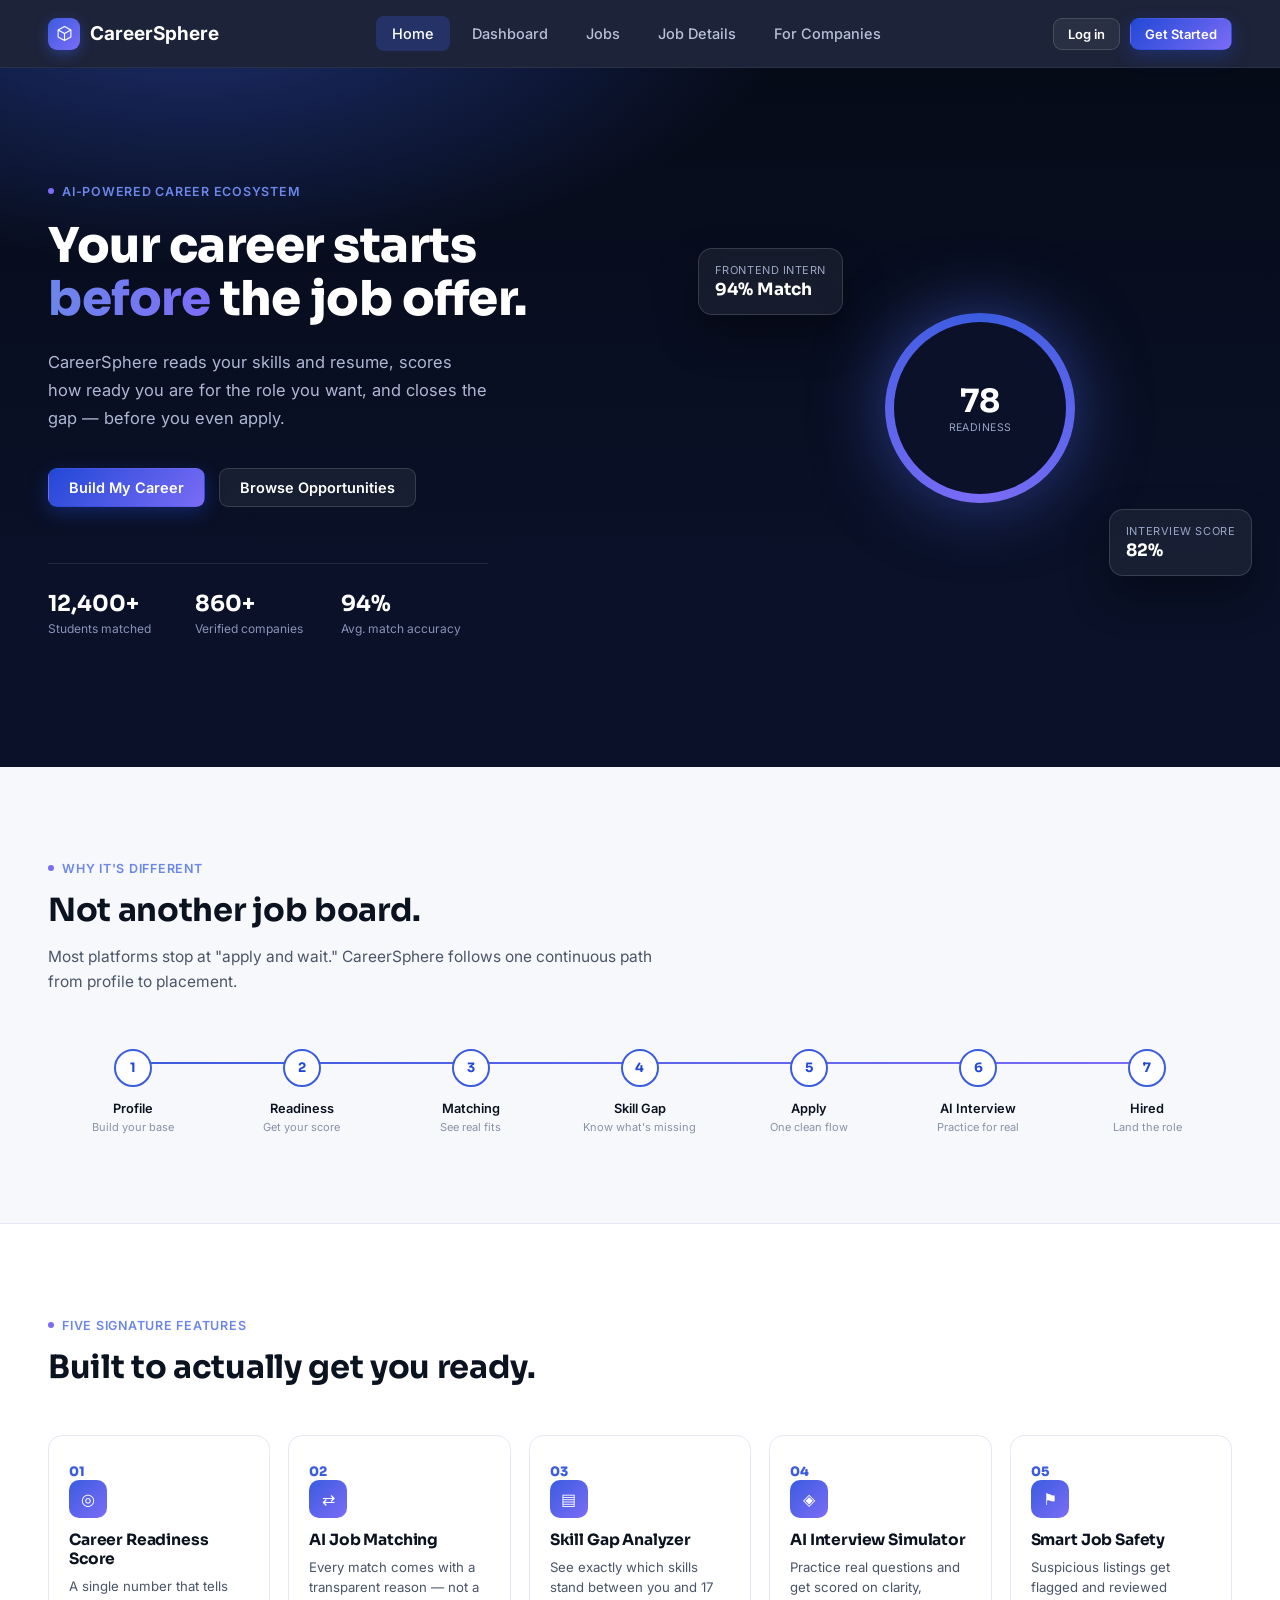
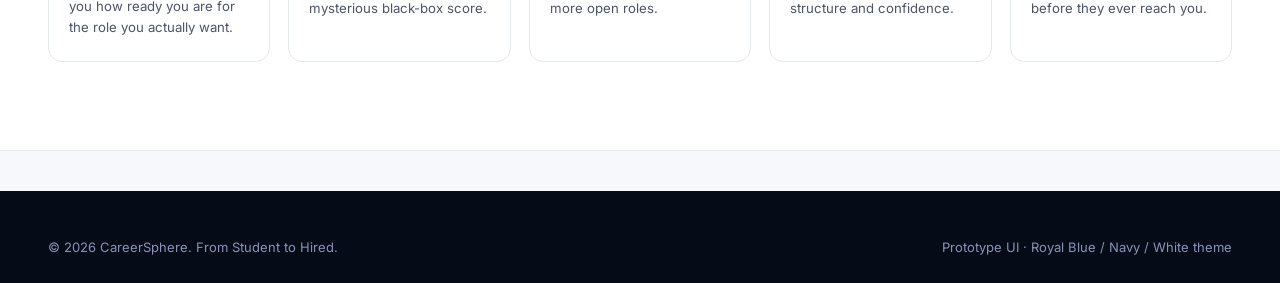
<file: careersphere.html>
<!DOCTYPE html>
<html lang="en">
<head>
<meta charset="UTF-8" />
<meta name="viewport" content="width=device-width, initial-scale=1.0" />
<title>CareerSphere — From Student to Hired</title>
<link rel="preconnect" href="https://fonts.googleapis.com">
<link rel="preconnect" href="https://fonts.gstatic.com" crossorigin>
<link href="https://fonts.googleapis.com/css2?family=Sora:wght@400;500;600;700;800&family=Inter:wght@400;500;600;700&family=JetBrains+Mono:wght@500&display=swap" rel="stylesheet">
<style>
  :root{
    --navy-950:#060B18;
    --navy-900:#0A1128;
    --navy-800:#101A34;
    --navy-700:#182446;
    --royal-700:#1D3FB8;
    --royal-600:#2148D6;
    --royal-500:#3B5CE0;
    --royal-400:#6C86EA;
    --accent-violet:#7B6CF6;
    --white:#FFFFFF;
    --ink-900:#0B1220;
    --ink-600:#4B5568;
    --ink-400:#8993A6;
    --surface:#F6F8FC;
    --surface-2:#EEF2FA;
    --border:#E3E8F2;
    --success:#1FAE6E;
    --warn:#E8A73A;
    --danger:#E4553F;
    --radius:14px;
    --shadow-sm: 0 1px 2px rgba(10,17,40,0.06);
    --shadow-md: 0 8px 24px rgba(10,17,40,0.08);
    --shadow-lg: 0 20px 48px rgba(10,17,40,0.16);
  }
  *{box-sizing:border-box;}
  html,body{margin:0;padding:0;}
  body{
    font-family:'Inter',sans-serif;
    color:var(--ink-900);
    background:var(--surface);
    -webkit-font-smoothing:antialiased;
  }
  h1,h2,h3,h4,.display{
    font-family:'Sora',sans-serif;
    letter-spacing:-0.01em;
  }
  .mono{ font-family:'JetBrains Mono',monospace; letter-spacing:0.02em; }
  a{ text-decoration:none; color:inherit; }
  ul{ margin:0; padding:0; list-style:none; }
  button{ font-family:inherit; cursor:pointer; }


  .topnav{
    position:sticky; top:0; z-index:100;
    background:rgba(10,17,40,0.92);
    backdrop-filter:blur(14px);
    border-bottom:1px solid rgba(255,255,255,0.06);
  }
  .topnav-inner{
    max-width:1240px; margin:0 auto; padding:16px 28px;
    display:flex; align-items:center; justify-content:space-between;
  }
  .logo{ display:flex; align-items:center; gap:10px; color:var(--white); font-weight:700; font-size:19px; }
  .logo-mark{
    width:32px;height:32px;border-radius:9px;
    background:linear-gradient(135deg, var(--royal-500), var(--accent-violet));
    display:flex;align-items:center;justify-content:center;
    box-shadow:0 4px 14px rgba(59,92,224,0.45);
  }
  .logo-mark svg{ width:17px; height:17px; }
  .nav-links{ display:flex; gap:6px; }
  .nav-links button{
    background:none;border:none;color:#B7C0D9;font-size:14.5px;font-weight:500;
    padding:9px 16px;border-radius:8px;transition:all .18s ease;
  }
  .nav-links button:hover{ color:var(--white); background:rgba(255,255,255,0.07); }
  .nav-links button.active{ color:var(--white); background:rgba(59,92,224,0.28); }
  .hamburger{ display:none; background:none; border:none; padding:8px; color:#fff; }
  .hamburger span{ display:block; width:22px; height:2px; background:#fff; margin:5px 0; border-radius:2px; transition:.2s; }
  .mobile-menu{
    display:none; position:fixed; top:65px; left:0; right:0; z-index:99;
    background:var(--navy-900); border-bottom:1px solid rgba(255,255,255,0.1);
    padding:10px 20px 18px; box-shadow:var(--shadow-lg);
  }
  .mobile-menu.open{ display:block; }
  .mobile-menu button{
    display:block; width:100%; text-align:left; background:none; border:none; color:#B7C0D9;
    font-size:15px; font-weight:500; padding:13px 6px; border-bottom:1px solid rgba(255,255,255,0.06);
  }
  .mobile-menu button:hover{ color:#fff; }
  .mobile-menu button.active{ color:var(--royal-400); }
  .mobile-menu .mm-actions{ display:flex; gap:10px; margin-top:14px; }
  .nav-cta{ display:flex; gap:10px; align-items:center; }
  .btn{
    display:inline-flex; align-items:center; justify-content:center; gap:8px;
    padding:10px 20px; border-radius:9px; font-size:14.5px; font-weight:600;
    border:1px solid transparent; transition:all .2s cubic-bezier(.4,0,.2,1);
    white-space:nowrap;
  }
  .btn-primary{
    background:linear-gradient(135deg, var(--royal-600), var(--accent-violet));
    color:var(--white); box-shadow:0 6px 18px rgba(33,72,214,0.35);
  }
  .btn-primary:hover{ transform:translateY(-2px); box-shadow:0 10px 26px rgba(33,72,214,0.5); }
  .btn-ghost{ background:rgba(255,255,255,0.06); color:var(--white); border-color:rgba(255,255,255,0.14); }
  .btn-ghost:hover{ background:rgba(255,255,255,0.14); }
  .btn-outline{ background:transparent; color:var(--royal-700); border-color:var(--border); }
  .btn-outline:hover{ border-color:var(--royal-500); background:var(--surface-2); }
  .btn-sm{ padding:7px 14px; font-size:13px; }

  .page{ display:none; animation:fadeUp .5s ease; }
  .page.active{ display:block; }
  @keyframes fadeUp{ from{opacity:0; transform:translateY(10px);} to{opacity:1; transform:translateY(0);} }

  .shell{ max-width:1240px; margin:0 auto; padding:0 28px; }
  .eyebrow{
    display:inline-flex; align-items:center; gap:8px;
    font-size:12.5px; font-weight:600; letter-spacing:0.06em; text-transform:uppercase;
    color:var(--royal-400);
  }
  .eyebrow-dot{ width:6px;height:6px;border-radius:50%; background:var(--accent-violet); }

 
  .hero{
    position:relative; overflow:hidden;
    background:radial-gradient(1000px 440px at 15% -10%, rgba(59,92,224,0.45), transparent 60%),
               linear-gradient(180deg, var(--navy-950), var(--navy-900) 70%);
    color:var(--white); padding:110px 0 130px;
  }
  .hero-grid{ display:grid; grid-template-columns:1.1fr 0.9fr; gap:64px; align-items:center; }
  .hero h1{ font-size:48px; line-height:1.12; font-weight:800; margin:20px 0 22px; }
  .hero h1 .grad{
    background:linear-gradient(100deg, var(--royal-400), var(--accent-violet));
    -webkit-background-clip:text; background-clip:text; color:transparent;
  }
  .hero p.lead{ font-size:16.5px; line-height:1.7; color:#AEB8D4; max-width:440px; margin-bottom:36px; }
  .hero-actions{ display:flex; gap:14px; margin-bottom:56px; }
  .hero-stats{ display:flex; gap:0; border-top:1px solid rgba(255,255,255,0.1); padding-top:26px; max-width:440px; }
  .hero-stat{ flex:1; }
  .hero-stat b{ display:block; font-size:22px; font-family:'Sora',sans-serif; }
  .hero-stat span{ font-size:12px; color:#8993B8; }

  /* orbit visual */
  .orbit-wrap{ position:relative; height:400px; display:flex; align-items:center; justify-content:center; }
  .orbit-card{
    position:absolute; background:rgba(255,255,255,0.06); border:1px solid rgba(255,255,255,0.14);
    backdrop-filter:blur(10px); border-radius:14px; padding:14px 16px;
    box-shadow:0 20px 40px rgba(0,0,0,0.35);
    transition:transform .3s ease;
  }
  .orbit-card:hover{ transform:translateY(-4px) scale(1.02); border-color:rgba(255,255,255,0.3); }
  .orbit-card .k{ font-size:11px; color:#9AA6C7; text-transform:uppercase; letter-spacing:.05em;}
  .orbit-card .v{ font-family:'Sora',sans-serif; font-weight:700; font-size:17px; color:#fff; margin-top:2px;}
  .orbit-core{
    position:relative;
    width:190px;height:190px;border-radius:50%;
    background:conic-gradient(from 0deg, var(--royal-500), var(--accent-violet), var(--royal-500));
    display:flex;align-items:center;justify-content:center;
    box-shadow:0 0 70px rgba(76,101,232,0.5);
    animation:spin 16s linear infinite;
  }
  .orbit-core::after{
    content:''; position:absolute; inset:9px; border-radius:50%; background:var(--navy-900);
  }
  .orbit-core-label{ position:relative; z-index:2; text-align:center; }
  .orbit-core-label b{ font-family:'Sora',sans-serif; font-size:32px; color:#fff; }
  .orbit-core-label span{ display:block; font-size:10.5px; color:#9AA6C7; letter-spacing:.04em; }
  @keyframes spin{ to{ transform:rotate(360deg); } }
  .orbit-core-label{ animation:counter-spin 16s linear infinite; }
  @keyframes counter-spin{ to{ transform:rotate(-360deg); } }

  @keyframes floaty{ 0%,100%{ transform:translateY(0);} 50%{ transform:translateY(-10px);} }

  /* ---------- Sections generic ---------- */
  .section{ padding:88px 0; }
  .section-head{ max-width:640px; margin-bottom:48px; }
  .section-head h2{ font-size:32px; font-weight:700; margin:14px 0 12px; color:var(--ink-900); }
  .section-head p{ color:var(--ink-600); font-size:15.5px; line-height:1.6; }
  .section-alt{ background:var(--white); border-top:1px solid var(--border); border-bottom:1px solid var(--border); }

  .usp-grid{ display:grid; grid-template-columns:repeat(5,1fr); gap:18px; }
  .usp-card{
    background:var(--white); border:1px solid var(--border); border-radius:var(--radius);
    padding:24px 20px; transition:all .25s ease; position:relative; overflow:hidden;
  }
  .usp-card:hover{ transform:translateY(-6px); box-shadow:var(--shadow-lg); border-color:var(--royal-400); }
  .usp-rank{ font-family:'Sora',sans-serif; font-weight:800; font-size:13px; color:var(--royal-500); }
  .usp-card h4{ font-size:15.5px; margin:12px 0 8px; }
  .usp-card p{ font-size:13.2px; color:var(--ink-600); line-height:1.55; margin:0; }
  .usp-icon{
    width:38px;height:38px;border-radius:10px; margin-bottom:8px;
    background:linear-gradient(135deg, var(--royal-500), var(--accent-violet));
    display:flex;align-items:center;justify-content:center; color:#fff;
  }

  .flow-timeline{ position:relative; display:grid; grid-template-columns:repeat(7,1fr); gap:0; padding-top:6px; }
  .flow-timeline::before{
    content:''; position:absolute; top:19px; left:7%; right:7%; height:2px;
    background:linear-gradient(90deg, var(--royal-500), var(--accent-violet));
  }
  .flow-node{ position:relative; text-align:center; padding:0 8px; }
  .flow-num{
    width:38px; height:38px; border-radius:50%; margin:0 auto 14px; position:relative; z-index:2;
    display:flex; align-items:center; justify-content:center; font-family:'Sora',sans-serif; font-weight:700; font-size:13px;
    background:var(--white); border:2px solid var(--royal-500); color:var(--royal-600);
    transition:all .25s ease;
  }
  .flow-node:hover .flow-num{ background:var(--royal-600); color:#fff; transform:scale(1.12); }
  .flow-node b{ display:block; font-size:12.8px; font-weight:600; margin-bottom:4px; }
  .flow-node span{ font-size:11px; color:var(--ink-400); line-height:1.4; display:block; }

  /* ---------- Footer ---------- */
  footer{ background:var(--navy-950); color:#8993B8; padding:48px 0 28px; margin-top:40px; }
  .foot-inner{ display:flex; justify-content:space-between; align-items:center; flex-wrap:wrap; gap:16px; font-size:13px; }

  /* ============ DASHBOARD ============ */
  .page-head{ padding:40px 0 8px; }
  .page-head h2{ font-size:26px; margin:2px 0 4px; }
  .page-head p{ color:var(--ink-600); font-size:14.5px; margin:0; }

  .dash-grid{ display:grid; grid-template-columns:2fr 1fr; gap:22px; margin-top:26px; }
  .card{
    background:var(--white); border:1px solid var(--border); border-radius:var(--radius);
    padding:24px; box-shadow:var(--shadow-sm); transition:box-shadow .2s ease;
  }
  .card:hover{ box-shadow:var(--shadow-md); }
  .card-title{ display:flex; align-items:center; justify-content:space-between; margin-bottom:18px; }
  .card-title h3{ font-size:15.5px; margin:0; }
  .card-title a{ font-size:12.5px; color:var(--royal-600); font-weight:600; }
  .card-title a:hover{ text-decoration:underline; }

  .readiness-wrap{ display:flex; align-items:center; gap:26px; }
  .ring{ position:relative; width:118px; height:118px; flex:none; }
  .ring svg{ transform:rotate(-90deg); }
  .ring-track{ stroke:var(--surface-2); }
  .ring-bar{ stroke:url(#ringGrad); stroke-linecap:round; transition:stroke-dashoffset 1.4s cubic-bezier(.4,0,.2,1); }
  .ring-label{ position:absolute; inset:0; display:flex; flex-direction:column; align-items:center; justify-content:center; }
  .ring-label b{ font-family:'Sora',sans-serif; font-size:26px; }
  .ring-label span{ font-size:10.5px; color:var(--ink-400); }
  .sub-metrics{ flex:1; display:grid; grid-template-columns:1fr 1fr; gap:12px; }
  .metric-row{ font-size:12.8px; }
  .metric-row .lbl{ display:flex; justify-content:space-between; margin-bottom:5px; color:var(--ink-600); }
  .bar{ height:6px; border-radius:6px; background:var(--surface-2); overflow:hidden; }
  .bar > i{ display:block; height:100%; border-radius:6px; background:linear-gradient(90deg, var(--royal-500), var(--accent-violet)); transition:width 1.2s ease; }

  .job-card{
    border:1px solid var(--border); border-radius:12px; padding:16px 18px; margin-bottom:12px;
    display:flex; justify-content:space-between; align-items:center; gap:14px; transition:all .2s ease;
  }
  .job-card:hover{ border-color:var(--royal-400); box-shadow:var(--shadow-md); transform:translateX(2px); }
  .job-card .jc-main h4{ font-size:14.8px; margin:0 0 4px; }
  .job-card .jc-main .meta{ font-size:12.3px; color:var(--ink-600); display:flex; gap:10px; flex-wrap:wrap; }
  .match-pill{
    font-size:12px; font-weight:700; padding:6px 12px; border-radius:20px; white-space:nowrap;
  }
  .match-high{ background:#E7F8EF; color:var(--success); }
  .match-mid{ background:#FDF3E3; color:#B9791F; }

  .stat-strip{ display:grid; grid-template-columns:repeat(5,1fr); gap:12px; margin-top:22px; }
  .stat-box{ background:var(--white); border:1px solid var(--border); border-radius:12px; padding:16px; text-align:center; transition:.2s; }
  .stat-box:hover{ border-color:var(--royal-400); transform:translateY(-3px); }
  .stat-box b{ display:block; font-family:'Sora',sans-serif; font-size:22px; color:var(--royal-700); }
  .stat-box span{ font-size:11.5px; color:var(--ink-600); }

  .skillgap-row{ margin-bottom:14px; }
  .skillgap-row .top{ display:flex; justify-content:space-between; font-size:13px; margin-bottom:6px; }
  .tag-missing{ font-size:10.5px; padding:2px 8px; border-radius:10px; background:#FCEAE7; color:var(--danger); font-weight:600; }
  .tag-ok{ font-size:10.5px; padding:2px 8px; border-radius:10px; background:#E7F8EF; color:var(--success); font-weight:600; }

  .badge-row{ display:flex; gap:10px; flex-wrap:wrap; }
  .badge{
    width:52px;height:52px;border-radius:50%; display:flex;align-items:center;justify-content:center;
    background:var(--surface-2); font-size:20px; border:2px solid var(--border); transition:.2s;
  }
  .badge.earned{ background:linear-gradient(135deg, var(--royal-500), var(--accent-violet)); border-color:transparent; box-shadow:0 6px 16px rgba(59,92,224,0.35); }
  .badge:hover{ transform:scale(1.08); }

  /* ============ JOBS PAGE ============ */
  .jobs-layout{ display:grid; grid-template-columns:260px 1fr; gap:24px; margin-top:22px; }
  .filter-card{ background:var(--white); border:1px solid var(--border); border-radius:var(--radius); padding:20px; height:fit-content; position:sticky; top:88px; }
  .filter-card h4{ font-size:13px; text-transform:uppercase; letter-spacing:.04em; color:var(--ink-400); margin:16px 0 10px; }
  .filter-card h4:first-child{ margin-top:0; }
  .chip-group{ display:flex; flex-wrap:wrap; gap:7px; }
  .chip{ font-size:12px; padding:6px 11px; border-radius:16px; border:1px solid var(--border); color:var(--ink-600); transition:.18s; }
  .chip:hover{ border-color:var(--royal-500); color:var(--royal-700); }
  .chip.on{ background:var(--royal-600); color:#fff; border-color:var(--royal-600); }
  .search-bar{
    display:flex; align-items:center; gap:10px; background:var(--white); border:1px solid var(--border);
    border-radius:12px; padding:13px 18px; margin-bottom:20px; transition:.2s;
  }
  .search-bar:focus-within{ border-color:var(--royal-500); box-shadow:0 0 0 3px rgba(59,92,224,0.12); }
  .search-bar input{ border:none; outline:none; flex:1; font-size:14.5px; font-family:inherit; }

  .job-full{
    background:var(--white); border:1px solid var(--border); border-radius:var(--radius); padding:20px 22px; margin-bottom:14px;
    transition:.22s;
  }
  .job-full:hover{ border-color:var(--royal-400); box-shadow:var(--shadow-md); transform:translateY(-2px); }
  .job-full-top{ display:flex; justify-content:space-between; align-items:flex-start; gap:14px; }
  .job-full h3{ font-size:16.5px; margin:0 0 5px; }
  .job-full .co{ font-size:13px; color:var(--ink-600); }
  .job-full .meta{ display:flex; gap:14px; font-size:12.5px; color:var(--ink-600); margin-top:10px; flex-wrap:wrap; }
  .skill-check{ display:flex; gap:8px; flex-wrap:wrap; margin-top:12px; }
  .sc-ok{ font-size:11.5px; padding:4px 10px; border-radius:8px; background:#E7F8EF; color:var(--success); }
  .sc-miss{ font-size:11.5px; padding:4px 10px; border-radius:8px; background:#FCEAE7; color:var(--danger); }

  /* ============ JOB DETAILS ============ */
  .jd-header{ background:var(--navy-900); color:#fff; border-radius:18px; padding:36px 38px; margin-top:26px; position:relative; overflow:hidden; }
  .jd-header::after{ content:''; position:absolute; right:-60px; top:-60px; width:220px; height:220px; border-radius:50%; background:radial-gradient(circle, rgba(123,108,246,0.4), transparent 70%); }
  .jd-header h2{ font-size:26px; margin:6px 0 6px; }
  .jd-meta{ display:flex; gap:18px; font-size:13.5px; color:#AEB8D4; flex-wrap:wrap; margin:14px 0 22px; }
  .jd-body{ display:grid; grid-template-columns:2fr 1fr; gap:24px; margin-top:26px; }
  .jd-block{ margin-bottom:26px; }
  .jd-block h4{ font-size:15px; margin-bottom:10px; }
  .jd-block ul{ padding-left:0; }
  .jd-block li{ font-size:13.8px; color:var(--ink-600); line-height:1.7; padding-left:20px; position:relative; }
  .jd-block li::before{ content:''; position:absolute; left:0; top:9px; width:6px; height:6px; border-radius:50%; background:var(--royal-500); }

  .process-line{ display:flex; align-items:center; margin:6px 0; }
  .process-dot{ width:26px;height:26px;border-radius:50%; background:var(--royal-600); color:#fff; font-size:11.5px; display:flex; align-items:center; justify-content:center; font-weight:700; flex:none; }
  .process-track{ width:2px; height:26px; background:var(--border); margin-left:12px; }
  .process-txt{ margin-left:14px; font-size:13.5px; color:var(--ink-900); font-weight:600; }

  .strength-box{ text-align:center; padding:6px 0 14px; }
  .strength-box b{ font-family:'Sora',sans-serif; font-size:34px; color:var(--royal-700); }
  .improve-row{ display:flex; justify-content:space-between; font-size:12.8px; padding:9px 0; border-top:1px dashed var(--border); }
  .improve-row b{ color:var(--success); font-family:'Inter'; font-size:12.8px; }

  /* ============ COMPANY DASHBOARD ============ */
  .pipeline{ display:grid; grid-template-columns:repeat(5,1fr); gap:14px; margin-top:22px; }
  .pipe-col{ background:var(--surface-2); border-radius:12px; padding:14px; min-height:260px; }
  .pipe-col h5{ font-size:12px; text-transform:uppercase; letter-spacing:.04em; color:var(--ink-600); margin:0 0 12px; display:flex; justify-content:space-between; }
  .pipe-card{
    background:var(--white); border:1px solid var(--border); border-radius:10px; padding:11px 12px; margin-bottom:10px;
    font-size:12.5px; cursor:grab; transition:.2s; box-shadow:var(--shadow-sm);
  }
  .pipe-card:hover{ border-color:var(--royal-400); transform:translateY(-2px); box-shadow:var(--shadow-md); }
  .pipe-card b{ display:block; font-size:13px; margin-bottom:3px; }
  .pipe-card .pc-match{ color:var(--royal-600); font-weight:700; }

  /* ============ MODAL / FORMS ============ */
  .modal-overlay{
    display:none; position:fixed; inset:0; z-index:1000;
    background:rgba(6,11,24,0.6); backdrop-filter:blur(4px);
    align-items:center; justify-content:center; padding:24px;
    animation:fadeIn .2s ease;
  }
  .modal-overlay.open{ display:flex; }
  @keyframes fadeIn{ from{opacity:0;} to{opacity:1;} }
  .modal-box{
    background:var(--white); border-radius:16px; width:100%; max-width:460px;
    max-height:88vh; overflow-y:auto; box-shadow:var(--shadow-lg);
    animation:modalUp .25s cubic-bezier(.2,.7,.3,1);
  }
  @keyframes modalUp{ from{ transform:translateY(16px); opacity:0;} to{ transform:translateY(0); opacity:1;} }
  .modal-head{ display:flex; align-items:center; justify-content:space-between; padding:20px 22px; border-bottom:1px solid var(--border); }
  .modal-head h3{ font-size:16.5px; margin:0; }
  .modal-close{ background:var(--surface-2); border:none; width:30px; height:30px; border-radius:50%; font-size:15px; color:var(--ink-600); transition:.18s; }
  .modal-close:hover{ background:var(--danger); color:#fff; }
  .modal-body{ padding:22px; }
  .field{ margin-bottom:16px; }
  .field label{ display:block; font-size:12.5px; font-weight:600; color:var(--ink-600); margin-bottom:7px; }
  .field input, .field textarea, .field select{
    width:100%; padding:11px 13px; border:1px solid var(--border); border-radius:9px;
    font-family:inherit; font-size:14px; outline:none; transition:.18s; background:var(--surface);
  }
  .field input:focus, .field textarea:focus, .field select:focus{
    border-color:var(--royal-500); box-shadow:0 0 0 3px rgba(59,92,224,0.12); background:#fff;
  }
  .field textarea{ resize:vertical; min-height:80px; }
  .field-file{
    border:1.5px dashed var(--border); border-radius:9px; padding:16px; text-align:center;
    font-size:12.8px; color:var(--ink-600); cursor:pointer; transition:.18s; background:var(--surface);
  }
  .field-file:hover{ border-color:var(--royal-500); color:var(--royal-600); }
  .modal-tabs{ display:flex; gap:6px; background:var(--surface-2); border-radius:9px; padding:4px; margin-bottom:18px; }
  .modal-tab{ flex:1; text-align:center; padding:8px; border-radius:7px; font-size:13px; font-weight:600; color:var(--ink-600); transition:.18s; border:none; background:none; }
  .modal-tab.on{ background:var(--white); color:var(--royal-700); box-shadow:var(--shadow-sm); }
  .success-panel{ text-align:center; padding:20px 6px 6px; }
  .success-check{
    width:58px; height:58px; border-radius:50%; margin:0 auto 16px;
    background:linear-gradient(135deg, var(--royal-500), var(--accent-violet));
    display:flex; align-items:center; justify-content:center; color:#fff; font-size:26px;
    animation:popIn .35s cubic-bezier(.2,.8,.3,1);
  }
  @keyframes popIn{ from{ transform:scale(0.5); opacity:0;} to{ transform:scale(1); opacity:1;} }
  .success-panel h3{ font-size:17px; margin:0 0 6px; }
  .success-panel p{ font-size:13.5px; color:var(--ink-600); margin:0 0 20px; }
  .toast{
    position:fixed; bottom:24px; left:50%; transform:translateX(-50%) translateY(20px);
    background:var(--navy-900); color:#fff; padding:13px 22px; border-radius:10px; font-size:13.5px;
    box-shadow:var(--shadow-lg); z-index:1200; opacity:0; pointer-events:none; transition:all .3s ease;
  }
  .toast.show{ opacity:1; transform:translateX(-50%) translateY(0); }
  .empty-state{ text-align:center; padding:50px 20px; color:var(--ink-400); }
  .empty-state .es-icon{ font-size:32px; margin-bottom:10px; }
  .empty-state p{ font-size:13.5px; }
  .job-full.hidden-job{ display:none; }

  @media (max-width: 980px){
    .hero-grid{ grid-template-columns:1fr; } .orbit-wrap{ display:none; }
    .usp-grid{ grid-template-columns:repeat(2,1fr); }
    .dash-grid, .jobs-layout, .jd-body{ grid-template-columns:1fr; }
    .stat-strip, .pipeline{ grid-template-columns:repeat(2,1fr); }
    .nav-links{ display:none; }
    .nav-cta{ display:none; }
    .hamburger{ display:block; }
  }
</style>
</head>
<body>

<!-- ============ NAV ============ -->
<div class="topnav">
  <div class="topnav-inner">
    <div class="logo">
      <div class="logo-mark">
        <svg viewBox="0 0 24 24" fill="none"><path d="M12 2L3 7v10l9 5 9-5V7l-9-5z" stroke="white" stroke-width="1.6" stroke-linejoin="round"/><path d="M3 7l9 5 9-5M12 12v10" stroke="white" stroke-width="1.6" stroke-linejoin="round"/></svg>
      </div>
      CareerSphere
    </div>
    <div class="nav-links">
      <button data-page="landing" class="active">Home</button>
      <button data-page="dashboard">Dashboard</button>
      <button data-page="jobs">Jobs</button>
      <button data-page="jobdetails">Job Details</button>
      <button data-page="company">For Companies</button>
    </div>
    <div class="nav-cta">
      <button class="btn btn-ghost btn-sm" onclick="openAuth('login')">Log in</button>
      <button class="btn btn-primary btn-sm" onclick="openAuth('signup')">Get Started</button>
    </div>
    <button class="hamburger" id="hamburgerBtn" onclick="toggleMobileMenu()" aria-label="Menu">
      <span></span><span></span><span></span>
    </button>
  </div>
  <div class="mobile-menu" id="mobileMenu">
    <button data-page="landing" onclick="go('landing')">Home</button>
    <button data-page="dashboard" onclick="go('dashboard')">Dashboard</button>
    <button data-page="jobs" onclick="go('jobs')">Jobs</button>
    <button data-page="jobdetails" onclick="go('jobdetails')">Job Details</button>
    <button data-page="company" onclick="go('company')">For Companies</button>
    <div class="mm-actions">
      <button class="btn btn-ghost btn-sm" style="flex:1;" onclick="closeMobileMenu(); openAuth('login');">Log in</button>
      <button class="btn btn-primary btn-sm" style="flex:1;" onclick="closeMobileMenu(); openAuth('signup');">Get Started</button>
    </div>
  </div>
</div>

<!-- ============ LANDING PAGE ============ -->
<section class="page active" id="landing">
  <div class="hero">
    <div class="shell hero-grid">
      <div>
        <span class="eyebrow"><span class="eyebrow-dot"></span>AI-Powered Career Ecosystem</span>
        <h1>Your career starts<br><span class="grad">before</span> the job offer.</h1>
        <p class="lead">CareerSphere reads your skills and resume, scores how ready you are for the role you want, and closes the gap — before you even apply.</p>
        <div class="hero-actions">
          <button class="btn btn-primary" onclick="go('dashboard')">Build My Career</button>
          <button class="btn btn-ghost" onclick="go('jobs')">Browse Opportunities</button>
        </div>
        <div class="hero-stats">
          <div class="hero-stat"><b>12,400+</b><span>Students matched</span></div>
          <div class="hero-stat"><b>860+</b><span>Verified companies</span></div>
          <div class="hero-stat"><b>94%</b><span>Avg. match accuracy</span></div>
        </div>
      </div>
      <div class="orbit-wrap">
        <div class="orbit-core"><div class="orbit-core-label"><b>78</b><span>READINESS</span></div></div>
        <div class="orbit-card" style="left:-6%; top:10%; animation:floaty 5s ease-in-out infinite;">
          <div class="k">Frontend Intern</div><div class="v">94% Match</div>
        </div>
        <div class="orbit-card" style="right:-4%; bottom:8%; animation:floaty 6s ease-in-out infinite .5s;">
          <div class="k">Interview Score</div><div class="v">82%</div>
        </div>
      </div>
    </div>
  </div>

  <div class="section">
    <div class="shell">
      <div class="section-head">
        <span class="eyebrow"><span class="eyebrow-dot"></span>Why it's different</span>
        <h2>Not another job board.</h2>
        <p>Most platforms stop at "apply and wait." CareerSphere follows one continuous path from profile to placement.</p>
      </div>
      <div class="flow-timeline">
        <div class="flow-node"><div class="flow-num">1</div><b>Profile</b><span>Build your base</span></div>
        <div class="flow-node"><div class="flow-num">2</div><b>Readiness</b><span>Get your score</span></div>
        <div class="flow-node"><div class="flow-num">3</div><b>Matching</b><span>See real fits</span></div>
        <div class="flow-node"><div class="flow-num">4</div><b>Skill Gap</b><span>Know what's missing</span></div>
        <div class="flow-node"><div class="flow-num">5</div><b>Apply</b><span>One clean flow</span></div>
        <div class="flow-node"><div class="flow-num">6</div><b>AI Interview</b><span>Practice for real</span></div>
        <div class="flow-node"><div class="flow-num">7</div><b>Hired</b><span>Land the role</span></div>
      </div>
    </div>
  </div>

  <div class="section section-alt">
    <div class="shell">
      <div class="section-head">
        <span class="eyebrow"><span class="eyebrow-dot"></span>Five signature features</span>
        <h2>Built to actually get you ready.</h2>
      </div>
      <div class="usp-grid">
        <div class="usp-card">
          <span class="usp-rank">01</span>
          <div class="usp-icon">◎</div>
          <h4>Career Readiness Score</h4>
          <p>A single number that tells you how ready you are for the role you actually want.</p>
        </div>
        <div class="usp-card">
          <span class="usp-rank">02</span>
          <div class="usp-icon">⇄</div>
          <h4>AI Job Matching</h4>
          <p>Every match comes with a transparent reason — not a mysterious black-box score.</p>
        </div>
        <div class="usp-card">
          <span class="usp-rank">03</span>
          <div class="usp-icon">▤</div>
          <h4>Skill Gap Analyzer</h4>
          <p>See exactly which skills stand between you and 17 more open roles.</p>
        </div>
        <div class="usp-card">
          <span class="usp-rank">04</span>
          <div class="usp-icon">◈</div>
          <h4>AI Interview Simulator</h4>
          <p>Practice real questions and get scored on clarity, structure and confidence.</p>
        </div>
        <div class="usp-card">
          <span class="usp-rank">05</span>
          <div class="usp-icon">⚑</div>
          <h4>Smart Job Safety</h4>
          <p>Suspicious listings get flagged and reviewed before they ever reach you.</p>
        </div>
      </div>
    </div>
  </div>
</section>

<!-- ============ STUDENT DASHBOARD ============ -->
<section class="page" id="dashboard">
  <div class="shell page-head">
    <span class="eyebrow"><span class="eyebrow-dot"></span>Student</span>
    <h2>Good morning, Arooj 👋</h2>
    <p>Here's where your career readiness stands today.</p>
  </div>

  <div class="shell">
    <div class="stat-strip">
      <div class="stat-box"><b id="statApplied">12</b><span>Applied</span></div>
      <div class="stat-box"><b id="statShort">4</b><span>Shortlisted</span></div>
      <div class="stat-box"><b id="statInterview">2</b><span>Interviews</span></div>
      <div class="stat-box"><b id="statRejected">3</b><span>Rejected</span></div>
      <div class="stat-box"><b id="statPending">3</b><span>Pending</span></div>
    </div>

    <div class="dash-grid">
      <div>
        <div class="card">
          <div class="card-title"><h3>Career Readiness</h3><a href="#">View roadmap →</a></div>
          <div class="readiness-wrap">
            <div class="ring">
              <svg width="118" height="118" viewBox="0 0 118 118">
                <defs>
                  <linearGradient id="ringGrad" x1="0%" y1="0%" x2="100%" y2="100%">
                    <stop offset="0%" stop-color="#3B5CE0"/><stop offset="100%" stop-color="#7B6CF6"/>
                  </linearGradient>
                </defs>
                <circle class="ring-track" cx="59" cy="59" r="50" stroke-width="10" fill="none"/>
                <circle id="readinessRing" class="ring-bar" cx="59" cy="59" r="50" stroke-width="10" fill="none"
                  stroke-dasharray="314" stroke-dashoffset="314"/>
              </svg>
              <div class="ring-label"><b id="readinessNum">0</b><span>READY</span></div>
            </div>
            <div class="sub-metrics">
              <div class="metric-row"><div class="lbl"><span>Technical Skills</span><span>82%</span></div><div class="bar"><i style="width:82%"></i></div></div>
              <div class="metric-row"><div class="lbl"><span>Communication</span><span>64%</span></div><div class="bar"><i style="width:64%"></i></div></div>
              <div class="metric-row"><div class="lbl"><span>Projects</span><span>90%</span></div><div class="bar"><i style="width:90%"></i></div></div>
              <div class="metric-row"><div class="lbl"><span>CV Quality</span><span>71%</span></div><div class="bar"><i style="width:71%"></i></div></div>
              <div class="metric-row"><div class="lbl"><span>Experience</span><span>55%</span></div><div class="bar"><i style="width:55%"></i></div></div>
              <div class="metric-row"><div class="lbl"><span>Interview Readiness</span><span>68%</span></div><div class="bar"><i style="width:68%"></i></div></div>
            </div>
          </div>
        </div>

        <div class="card" style="margin-top:20px;">
          <div class="card-title"><h3>Recommended for you</h3><a href="#" onclick="go('jobs')">See all jobs →</a></div>
          <div class="job-card" onclick="go('jobdetails')" style="cursor:pointer;">
            <div class="jc-main">
              <h4>Frontend Developer Intern</h4>
              <div class="meta"><span>Devnest Labs</span><span>Lahore · Remote</span><span>PKR 30k–50k</span></div>
            </div>
            <span class="match-pill match-high">94% Match</span>
          </div>
          <div class="job-card" onclick="go('jobs')" style="cursor:pointer;">
            <div class="jc-main">
              <h4>Junior Data Analyst</h4>
              <div class="meta"><span>Northbridge Analytics</span><span>Karachi</span><span>PKR 45k–60k</span></div>
            </div>
            <span class="match-pill match-high">88% Match</span>
          </div>
          <div class="job-card" onclick="go('jobs')" style="cursor:pointer;">
            <div class="jc-main">
              <h4>UI/UX Design Intern</h4>
              <div class="meta"><span>Loop Studio</span><span>Islamabad · Hybrid</span><span>PKR 25k–35k</span></div>
            </div>
            <span class="match-pill match-mid">76% Match</span>
          </div>
        </div>
      </div>

      <div>
        <div class="card">
          <div class="card-title"><h3>Skill Gap</h3></div>
          <div class="skillgap-row">
            <div class="top"><span>React</span><span class="tag-missing">Missing</span></div>
            <div class="bar"><i style="width:22%"></i></div>
          </div>
          <div class="skillgap-row">
            <div class="top"><span>REST APIs</span><span class="tag-missing">Missing</span></div>
            <div class="bar"><i style="width:38%"></i></div>
          </div>
          <div class="skillgap-row">
            <div class="top"><span>Git / GitHub</span><span class="tag-ok">Almost there</span></div>
            <div class="bar"><i style="width:74%"></i></div>
          </div>
          <button class="btn btn-outline btn-sm" style="width:100%; margin-top:6px;" onclick="go('jobs')">Complete these to unlock 17 more jobs</button>
        </div>

        <div class="card" style="margin-top:20px;">
          <div class="card-title"><h3>Achievements</h3></div>
          <div class="badge-row">
            <div class="badge earned" title="First Application">🏁</div>
            <div class="badge earned" title="Resume Complete">📄</div>
            <div class="badge earned" title="5 Applications">🎯</div>
            <div class="badge" title="First Interview">🎤</div>
            <div class="badge" title="Skill Master">⚡</div>
            <div class="badge" title="Career Ready">🏆</div>
          </div>
        </div>
      </div>
    </div>
  </div>
</section>

<!-- ============ JOBS PAGE ============ -->
<section class="page" id="jobs">
  <div class="shell page-head">
    <span class="eyebrow"><span class="eyebrow-dot"></span>Discover</span>
    <h2>Find your next opportunity</h2>
    <p>Every listing is scored against your profile — not just keyword matched.</p>
  </div>

  <div class="shell">
    <div class="jobs-layout">
      <div class="filter-card">
        <div class="search-bar" style="margin-bottom:0;">
          <span>🔎</span><input type="text" id="jobSearch" placeholder="Search jobs, skills..." oninput="applyFilters()" />
        </div>
        <h4>Job Type</h4>
        <div class="chip-group" data-group="type">
          <span class="chip" data-value="internship">Internship</span><span class="chip" data-value="parttime">Part-time</span><span class="chip" data-value="fulltime">Full-time</span>
        </div>
        <h4>Work Mode</h4>
        <div class="chip-group" data-group="mode">
          <span class="chip" data-value="onsite">On-site</span><span class="chip" data-value="remote">Remote</span><span class="chip" data-value="hybrid">Hybrid</span>
        </div>
        <h4>Experience</h4>
        <div class="chip-group" data-group="level">
          <span class="chip" data-value="beginner">Beginner</span><span class="chip" data-value="intermediate">Intermediate</span><span class="chip" data-value="advanced">Advanced</span>
        </div>
        <h4>Skills</h4>
        <div class="chip-group" data-group="skill">
          <span class="chip" data-value="react">React</span><span class="chip" data-value="python">Python</span><span class="chip" data-value="sql">SQL</span><span class="chip" data-value="figma">Figma</span>
        </div>
        <button class="btn btn-outline btn-sm" style="width:100%; margin-top:18px;" onclick="clearFilters()">Clear filters</button>
      </div>

      <div>
        <div id="jobResultsMeta" style="font-size:12.8px; color:var(--ink-600); margin-bottom:14px;">Showing 4 of 4 opportunities</div>
        <div id="jobList">
        <div class="job-full" data-type="internship" data-mode="remote" data-level="beginner" data-skill="react" onclick="go('jobdetails')" style="cursor:pointer;">
          <div class="job-full-top">
            <div>
              <h3>Frontend Developer Intern</h3>
              <div class="co">Devnest Labs · ⭐ 4.7</div>
            </div>
            <span class="match-pill match-high">94% Match</span>
          </div>
          <div class="meta"><span>📍 Lahore</span><span>💼 Internship</span><span>💰 PKR 30k–50k</span><span>⏳ Deadline: Aug 22</span></div>
          <div class="skill-check">
            <span class="sc-ok">✓ JavaScript</span><span class="sc-ok">✓ HTML/CSS</span><span class="sc-ok">✓ Git</span><span class="sc-miss">⚠ TypeScript</span>
          </div>
        </div>

        <div class="job-full" data-type="fulltime" data-mode="onsite" data-level="beginner" data-skill="sql" onclick="go('jobdetails')" style="cursor:pointer;">
          <div class="job-full-top">
            <div><h3>Junior Data Analyst</h3><div class="co">Northbridge Analytics · ⭐ 4.5</div></div>
            <span class="match-pill match-high">88% Match</span>
          </div>
          <div class="meta"><span>📍 Karachi</span><span>💼 Full-time</span><span>💰 PKR 45k–60k</span><span>⏳ Deadline: Sep 03</span></div>
          <div class="skill-check">
            <span class="sc-ok">✓ SQL</span><span class="sc-ok">✓ Excel</span><span class="sc-miss">⚠ Power BI</span>
          </div>
        </div>

        <div class="job-full" data-type="internship" data-mode="hybrid" data-level="beginner" data-skill="figma" onclick="go('jobdetails')" style="cursor:pointer;">
          <div class="job-full-top">
            <div><h3>UI/UX Design Intern</h3><div class="co">Loop Studio · ⭐ 4.8</div></div>
            <span class="match-pill match-mid">76% Match</span>
          </div>
          <div class="meta"><span>📍 Islamabad</span><span>💼 Internship</span><span>💰 PKR 25k–35k</span><span>⏳ Deadline: Aug 30</span></div>
          <div class="skill-check">
            <span class="sc-ok">✓ Figma</span><span class="sc-miss">⚠ User Research</span><span class="sc-miss">⚠ Prototyping</span>
          </div>
        </div>

        <div class="job-full" data-type="fulltime" data-mode="remote" data-level="advanced" data-skill="python" onclick="go('jobdetails')" style="cursor:pointer;">
          <div class="job-full-top">
            <div><h3>Backend Developer (Node.js)</h3><div class="co">Vertex Systems · ⭐ 4.3</div></div>
            <span class="match-pill match-mid">69% Match</span>
          </div>
          <div class="meta"><span>📍 Remote</span><span>💼 Full-time</span><span>💰 PKR 80k–120k</span><span>⏳ Deadline: Sep 10</span></div>
          <div class="skill-check">
            <span class="sc-ok">✓ Node.js</span><span class="sc-miss">⚠ Docker</span><span class="sc-miss">⚠ AWS</span>
          </div>
        </div>
        </div>
        <div id="jobEmptyState" class="empty-state" style="display:none;">
          <div class="es-icon">🔍</div>
          <p>No jobs match these filters. Try clearing a few.</p>
        </div>
      </div>
    </div>
  </div>
</section>

<!-- ============ JOB DETAILS ============ -->
<section class="page" id="jobdetails">
  <div class="shell">
    <div class="jd-header">
      <span class="eyebrow" style="color:#AEB8D4;"><span class="eyebrow-dot"></span>Devnest Labs</span>
      <h2>Frontend Developer Intern</h2>
      <div class="jd-meta">
        <span>⭐ 4.7 rating</span><span>📍 Lahore</span><span>💼 Internship</span><span>💰 PKR 30k–50k</span>
      </div>
      <button class="btn btn-primary" onclick="openApply()">Apply Now</button>
    </div>

    <div class="jd-body">
      <div>
        <div class="jd-block">
          <h4>About the role</h4>
          <p style="font-size:13.8px; color:var(--ink-600); line-height:1.7;">
            You'll work alongside our product team building customer-facing interfaces in React, collaborating closely with design and backend engineers on a fast-moving fintech product.
          </p>
        </div>
        <div class="jd-block">
          <h4>Responsibilities</h4>
          <ul>
            <li>Build and maintain reusable React components</li>
            <li>Collaborate with designers to translate Figma files into UI</li>
            <li>Write clean, tested, well-documented code</li>
          </ul>
        </div>
        <div class="jd-block">
          <h4>Requirements</h4>
          <ul>
            <li>Solid understanding of JavaScript, HTML and CSS</li>
            <li>Basic familiarity with Git and version control</li>
            <li>Comfortable working with REST APIs</li>
          </ul>
        </div>
        <div class="jd-block">
          <h4>Hiring Process</h4>
          <div class="process-line"><div class="process-dot">1</div><div class="process-txt">Application</div></div>
          <div class="process-track"></div>
          <div class="process-line"><div class="process-dot">2</div><div class="process-txt">Resume Screening</div></div>
          <div class="process-track"></div>
          <div class="process-line"><div class="process-dot">3</div><div class="process-txt">Technical Test</div></div>
          <div class="process-track"></div>
          <div class="process-line"><div class="process-dot">4</div><div class="process-txt">Interview</div></div>
          <div class="process-track"></div>
          <div class="process-line"><div class="process-dot">5</div><div class="process-txt">Final Decision</div></div>
        </div>
      </div>

      <div>
        <div class="card">
          <div class="card-title"><h3>Your Application Strength</h3></div>
          <div class="strength-box"><b>87%</b><div style="font-size:12px; color:var(--ink-600);">Estimated profile strength</div></div>
          <div class="improve-row"><span>Add 1 React project</span><b>+5</b></div>
          <div class="improve-row"><span>Connect GitHub profile</span><b>+3</b></div>
          <div class="improve-row"><span>Improve resume summary</span><b>+7</b></div>
        </div>
        <div class="card" style="margin-top:18px;">
          <div class="card-title"><h3>Skill Match</h3></div>
          <div class="skill-check">
            <span class="sc-ok">✓ JavaScript</span><span class="sc-ok">✓ HTML/CSS</span>
            <span class="sc-ok">✓ React</span><span class="sc-ok">✓ Git</span>
            <span class="sc-miss">⚠ TypeScript</span>
          </div>
        </div>
      </div>
    </div>
  </div>
  <div style="height:60px;"></div>
</section>

<!-- ============ COMPANY DASHBOARD ============ -->
<section class="page" id="company">
  <div class="shell page-head">
    <span class="eyebrow"><span class="eyebrow-dot"></span>Recruiter</span>
    <h2>Welcome back, TechCorp 👋</h2>
    <p>Your hiring pipeline at a glance.</p>
  </div>

  <div class="shell">
    <div class="stat-strip">
      <div class="stat-box"><b id="statActiveJobs">8</b><span>Active Jobs</span></div>
      <div class="stat-box"><b>342</b><span>Applications</span></div>
      <div class="stat-box"><b>24</b><span>Shortlisted</span></div>
      <div class="stat-box"><b>12</b><span>Interviews</span></div>
      <div class="stat-box"><b>5</b><span>Hired</span></div>
    </div>

    <div class="card" style="margin-top:22px;">
      <div class="card-title"><h3>Candidate Pipeline</h3><button class="btn btn-primary btn-sm" onclick="openCreateJob()">+ Create Job</button></div>
      <div class="pipeline">
        <div class="pipe-col">
          <h5>Applied <span>18</span></h5>
          <div class="pipe-card"><b>Hassan Raza</b><span class="pc-match">92% Match</span></div>
          <div class="pipe-card"><b>Sana Malik</b><span class="pc-match">85% Match</span></div>
          <div class="pipe-card"><b>Bilal Ahmed</b><span class="pc-match">79% Match</span></div>
        </div>
        <div class="pipe-col">
          <h5>Screening <span>9</span></h5>
          <div class="pipe-card"><b>Areeba Khan</b><span class="pc-match">88% Match</span></div>
          <div class="pipe-card"><b>Usman Tariq</b><span class="pc-match">81% Match</span></div>
        </div>
        <div class="pipe-col">
          <h5>Shortlisted <span>6</span></h5>
          <div class="pipe-card"><b>Fatima Noor</b><span class="pc-match">94% Match</span></div>
        </div>
        <div class="pipe-col">
          <h5>Interview <span>3</span></h5>
          <div class="pipe-card"><b>Zainab Ali</b><span class="pc-match">90% Match</span></div>
        </div>
        <div class="pipe-col">
          <h5>Hired <span>1</span></h5>
          <div class="pipe-card"><b>Ahmed Faraz</b><span class="pc-match">96% Match</span></div>
        </div>
      </div>
    </div>
  </div>
  <div style="height:60px;"></div>
</section>

<footer>
  <div class="shell foot-inner">
    <span>© 2026 CareerSphere. From Student to Hired.</span>
    <span>Prototype UI · Royal Blue / Navy / White theme</span>
  </div>
</footer>

<div class="modal-overlay" id="modalOverlay" onclick="if(event.target===this) closeModal()">
  <div class="modal-box" id="modalBox"></div>
</div>
<div class="toast" id="toast"></div>

<script>
  function go(pageId){
    document.querySelectorAll('.page').forEach(p => p.classList.remove('active'));
    document.getElementById(pageId).classList.add('active');
    document.querySelectorAll('.nav-links button, .mobile-menu button[data-page]').forEach(b => b.classList.remove('active'));
    document.querySelectorAll(`button[data-page="${pageId}"]`).forEach(b => b.classList.add('active'));
    closeMobileMenu();
    window.scrollTo({top:0, behavior:'smooth'});
    if(pageId === 'dashboard') animateReadiness();
  }
  function toggleMobileMenu(){
    document.getElementById('mobileMenu').classList.toggle('open');
  }
  function closeMobileMenu(){
    document.getElementById('mobileMenu').classList.remove('open');
  }
  document.querySelectorAll('.nav-links button').forEach(btn=>{
    btn.addEventListener('click', ()=> go(btn.dataset.page));
  });
  function animateReadiness(){
    const circle = document.getElementById('readinessRing');
    const num = document.getElementById('readinessNum');
    const target = 78, circumference = 314;
    const offset = circumference - (target/100)*circumference;
    circle.style.strokeDashoffset = offset;
    let cur = 0;
    const t = setInterval(()=>{
      cur++; num.textContent = cur;
      if(cur >= target) clearInterval(t);
    }, 14);
  }

  /* ============ MODAL SYSTEM ============ */
  function openModal(html){
    document.getElementById('modalBox').innerHTML = html;
    document.getElementById('modalOverlay').classList.add('open');
    document.body.style.overflow = 'hidden';
  }
  function closeModal(){
    document.getElementById('modalOverlay').classList.remove('open');
    document.body.style.overflow = '';
  }
  function showToast(msg){
    const t = document.getElementById('toast');
    t.textContent = msg;
    t.classList.add('show');
    setTimeout(()=> t.classList.remove('show'), 2800);
  }

  /* ---- Auth modal ---- */
  function openAuth(mode){
    openModal(`
      <div class="modal-head"><h3>Welcome to CareerSphere</h3><button class="modal-close" onclick="closeModal()">✕</button></div>
      <div class="modal-body">
        <div class="modal-tabs">
          <button class="modal-tab ${mode==='login'?'on':''}" id="tabLogin" onclick="switchAuthTab('login')">Log in</button>
          <button class="modal-tab ${mode==='signup'?'on':''}" id="tabSignup" onclick="switchAuthTab('signup')">Sign up</button>
        </div>
        <form id="authForm" onsubmit="submitAuth(event)">
          <div id="signupOnly" style="display:${mode==='signup'?'block':'none'};">
            <div class="field"><label>Full name</label><input type="text" placeholder="e.g. Arooj Fatima" required></div>
            <div class="field"><label>I am a</label>
              <select><option>Student</option><option>Company</option><option>Mentor</option></select>
            </div>
          </div>
          <div class="field"><label>Email</label><input type="email" placeholder="you@example.com" required></div>
          <div class="field"><label>Password</label><input type="password" placeholder="••••••••" required></div>
          <button type="submit" class="btn btn-primary" style="width:100%;">${mode==='login'?'Log in':'Create account'}</button>
        </form>
      </div>
    `);
  }
  function switchAuthTab(mode){
    document.getElementById('tabLogin').classList.toggle('on', mode==='login');
    document.getElementById('tabSignup').classList.toggle('on', mode==='signup');
    document.getElementById('signupOnly').style.display = mode==='signup' ? 'block' : 'none';
    document.querySelector('#authForm button[type="submit"]').textContent = mode==='login' ? 'Log in' : 'Create account';
  }
  function submitAuth(e){
    e.preventDefault();
    closeModal();
    showToast('Signed in successfully — welcome back!');
    go('dashboard');
  }

  /* ---- Apply modal ---- */
  function openApply(){
    openModal(`
      <div class="modal-head"><h3>Apply — Frontend Developer Intern</h3><button class="modal-close" onclick="closeModal()">✕</button></div>
      <div class="modal-body" id="applyBody">
        <form onsubmit="submitApply(event)">
          <div class="field"><label>Full name</label><input type="text" placeholder="e.g. Arooj Fatima" required></div>
          <div class="field"><label>Email</label><input type="email" placeholder="you@example.com" required></div>
          <div class="field"><label>Phone number</label><input type="tel" placeholder="03xx-xxxxxxx" required></div>
          <div class="field">
            <label>Resume</label>
            <label class="field-file">📎 Click to upload PDF or DOCX
              <input type="file" accept=".pdf,.doc,.docx" style="display:none;">
            </label>
          </div>
          <div class="field"><label>Cover letter (optional)</label><textarea placeholder="Tell them why you're a great fit..."></textarea></div>
          <button type="submit" class="btn btn-primary" style="width:100%;">Submit Application</button>
        </form>
      </div>
    `);
  }
  function submitApply(e){
    e.preventDefault();
    document.getElementById('applyBody').innerHTML = `
      <div class="success-panel">
        <div class="success-check">🚀</div>
        <h3>Application Submitted</h3>
        <p>Devnest Labs has received your application for Frontend Developer Intern. You can track its status from your dashboard.</p>
        <button class="btn btn-primary" style="width:100%;" onclick="closeModal(); go('dashboard');">Go to Dashboard</button>
      </div>`;
  }

  /* ---- Create Job modal (company side) ---- */
  function openCreateJob(){
    openModal(`
      <div class="modal-head"><h3>Create a new job</h3><button class="modal-close" onclick="closeModal()">✕</button></div>
      <div class="modal-body" id="createJobBody">
        <form id="createJobForm" onsubmit="submitCreateJob(event)">
          <div class="field"><label>Job title</label><input type="text" id="cjTitle" placeholder="e.g. Frontend Developer Intern" required></div>
          <div class="field"><label>Description</label><textarea id="cjDesc" placeholder="What will this person work on?" required></textarea></div>
          <div class="field"><label>Job type</label>
            <select id="cjType">
              <option value="internship">Internship</option>
              <option value="parttime">Part-time</option>
              <option value="fulltime">Full-time</option>
            </select>
          </div>
          <div class="field"><label>Work mode</label>
            <select id="cjMode">
              <option value="onsite">On-site</option>
              <option value="remote">Remote</option>
              <option value="hybrid">Hybrid</option>
            </select>
          </div>
          <div class="field"><label>Location</label><input type="text" id="cjLocation" placeholder="e.g. Lahore" required></div>
          <div class="field"><label>Required skills (comma separated)</label><input type="text" id="cjSkills" placeholder="React, Git, REST APIs"></div>
          <div class="field"><label>Salary range</label><input type="text" id="cjSalary" placeholder="PKR 30k – 50k"></div>
          <div class="field"><label>Application deadline</label><input type="date" id="cjDeadline"></div>
          <button type="submit" class="btn btn-primary" style="width:100%;">Publish Job</button>
        </form>
      </div>
    `);
  }
  function submitCreateJob(e){
    e.preventDefault();
    const title = document.getElementById('cjTitle').value.trim() || 'Untitled Role';
    const desc = document.getElementById('cjDesc').value.trim();
    const type = document.getElementById('cjType').value;
    const mode = document.getElementById('cjMode').value;
    const location = document.getElementById('cjLocation').value.trim() || 'Remote';
    const skillsRaw = document.getElementById('cjSkills').value.trim();
    const salary = document.getElementById('cjSalary').value.trim() || 'Not disclosed';
    const deadline = document.getElementById('cjDeadline').value;
    const skills = skillsRaw ? skillsRaw.split(',').map(s=>s.trim()).filter(Boolean) : [];
    const primarySkill = skills.length ? skills[0].toLowerCase().replace(/[^a-z]/g,'') : 'general';
    const typeLabel = {internship:'Internship', parttime:'Part-time', fulltime:'Full-time'}[type];
    const deadlineLabel = deadline ? new Date(deadline).toLocaleDateString('en-US',{month:'short', day:'numeric'}) : 'Open';

    const card = document.createElement('div');
    card.className = 'job-full';
    card.dataset.type = type;
    card.dataset.mode = mode;
    card.dataset.level = 'beginner';
    card.dataset.skill = primarySkill;
    card.style.cursor = 'pointer';
    card.onclick = () => go('jobdetails');
    card.innerHTML = `
      <div class="job-full-top">
        <div>
          <h3>${escapeHtml(title)}</h3>
          <div class="co">TechCorp · Just posted</div>
        </div>
        <span class="match-pill match-high">New</span>
      </div>
      <div class="meta"><span>📍 ${escapeHtml(location)}</span><span>💼 ${typeLabel}</span><span>💰 ${escapeHtml(salary)}</span><span>⏳ Deadline: ${deadlineLabel}</span></div>
      <div class="skill-check">
        ${skills.length ? skills.map(s=>`<span class="sc-ok">✓ ${escapeHtml(s)}</span>`).join('') : `<span class="sc-ok">✓ Details in description</span>`}
      </div>
      ${desc ? `<p style="font-size:12.8px; color:var(--ink-600); margin:10px 0 0;">${escapeHtml(desc)}</p>` : ''}
    `;
    document.getElementById('jobList').prepend(card);
    applyFilters();

    const activeJobsEl = document.getElementById('statActiveJobs');
    activeJobsEl.textContent = parseInt(activeJobsEl.textContent, 10) + 1;

    document.getElementById('createJobBody').innerHTML = `
      <div class="success-panel">
        <div class="success-check">✓</div>
        <h3>Job Published</h3>
        <p>"${escapeHtml(title)}" is now live and listed on the Jobs page for matching students.</p>
        <button class="btn btn-primary" style="width:100%;" onclick="closeModal(); go('jobs');">View on Jobs Page</button>
      </div>`;
  }
  function escapeHtml(str){
    const d = document.createElement('div');
    d.textContent = str;
    return d.innerHTML;
  }

  /* ============ JOB FILTERS ============ */
  document.querySelectorAll('#jobs .chip').forEach(chip=>{
    chip.addEventListener('click', ()=>{ chip.classList.toggle('on'); applyFilters(); });
  });
  function activeValues(group){
    return Array.from(document.querySelectorAll(`.chip-group[data-group="${group}"] .chip.on`)).map(c=>c.dataset.value);
  }
  function applyFilters(){
    const query = (document.getElementById('jobSearch').value || '').toLowerCase().trim();
    const groups = ['type','mode','level','skill'];
    const active = {}; groups.forEach(g => active[g] = activeValues(g));
    const jobs = document.querySelectorAll('#jobList .job-full');
    let visible = 0;
    jobs.forEach(job=>{
      let match = true;
      groups.forEach(g=>{
        if(active[g].length && !active[g].includes(job.dataset[g])) match = false;
      });
      if(query && !job.innerText.toLowerCase().includes(query)) match = false;
      job.classList.toggle('hidden-job', !match);
      if(match) visible++;
    });
    document.getElementById('jobResultsMeta').textContent = `Showing ${visible} of ${jobs.length} opportunities`;
    document.getElementById('jobEmptyState').style.display = visible === 0 ? 'block' : 'none';
  }
  function clearFilters(){
    document.querySelectorAll('#jobs .chip').forEach(c=>c.classList.remove('on'));
    document.getElementById('jobSearch').value = '';
    applyFilters();
  }
</script>
</body>
</html>
</file>
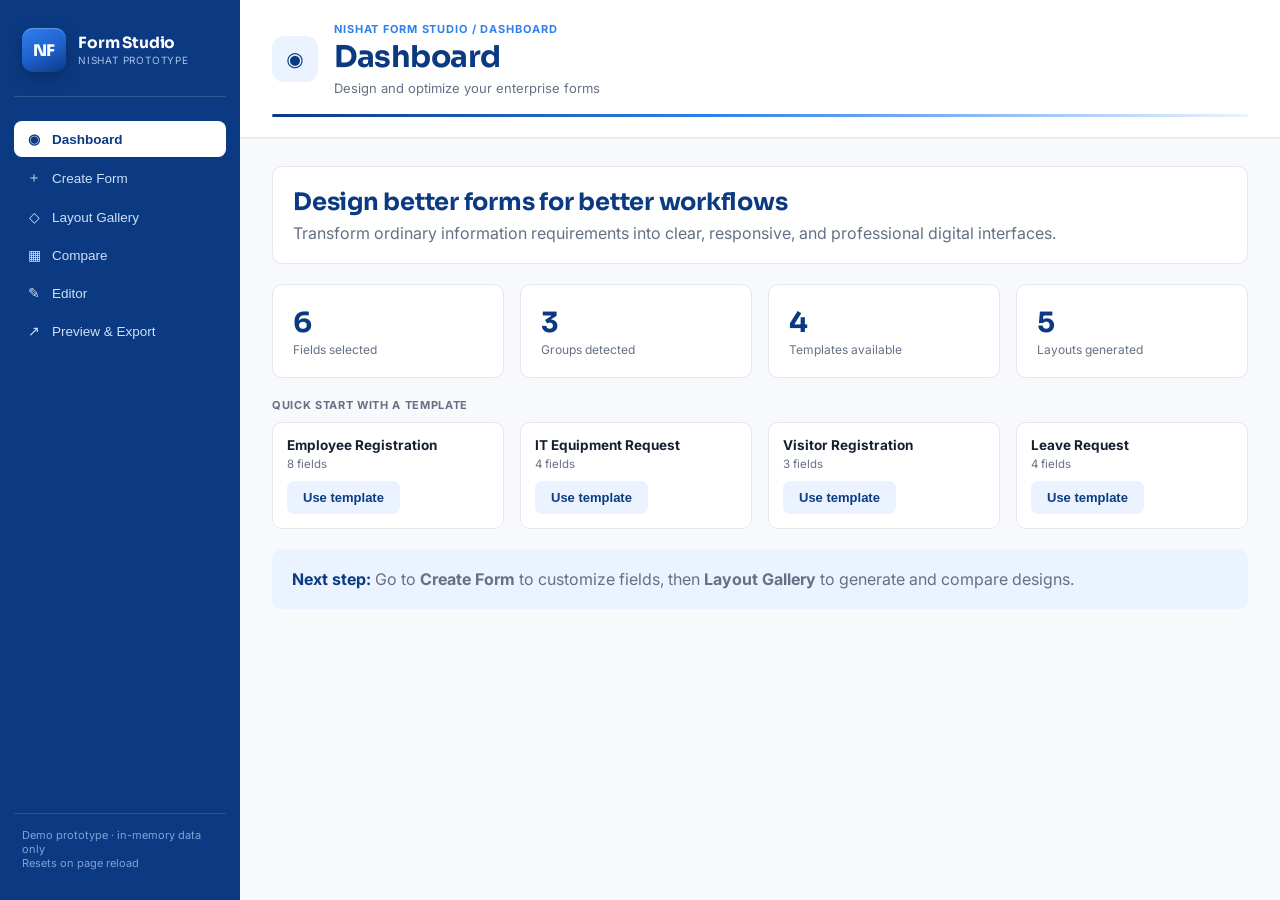
<file: nishat_form_studio (1).html>
<!DOCTYPE html>
<html lang="en">
<head>
<meta charset="UTF-8">
<meta name="viewport" content="width=device-width, initial-scale=1.0">
<title>Nishat Form Studio</title>
<link rel="preconnect" href="https://fonts.googleapis.com">
<link rel="preconnect" href="https://fonts.gstatic.com" crossorigin>
<link href="https://fonts.googleapis.com/css2?family=Inter:wght@400;500;600;700;800&family=Sora:wght@600;700;800&family=IBM+Plex+Mono:wght@500&display=swap" rel="stylesheet">
<style>
  :root{
    --primary:#0B3A82;
    --secondary:#1557A6;
    --accent:#2F80ED;
    --light-blue:#EAF3FF;
    --bg:#F7F9FC;
    --surface:#FFFFFF;
    --text:#172033;
    --muted:#667085;
    --success:#16845B;
    --warning:#D98E04;
    --error:#D92D20;
    --border:#E4E7EC;
    --radius:10px;
  }
  *{box-sizing:border-box;}
  body{margin:0;font-family:'Inter',system-ui,sans-serif;background:var(--bg);color:var(--text);}
  code, .mono{font-family:'IBM Plex Mono',monospace;}
  .display-font{font-family:'Sora','Inter',system-ui,sans-serif;}

  .app{display:flex;min-height:100vh;}

  /* SIDEBAR */
  .sidebar{
    width:240px;background:var(--primary);color:#fff;flex-shrink:0;
    display:flex;flex-direction:column;padding:20px 14px;
    position:sticky;top:0;height:100vh;
  }
  .brand{display:flex;align-items:center;gap:12px;padding:8px 8px 24px;
    border-bottom:1px solid rgba(255,255,255,.14);margin-bottom:16px;}
  .brand-mark{
    width:44px;height:44px;border-radius:11px;flex-shrink:0;
    background:linear-gradient(155deg,var(--accent) 0%,#1E5FC9 55%,var(--primary) 100%);
    display:flex;align-items:center;justify-content:center;font-weight:800;font-size:16px;
    box-shadow:0 4px 14px rgba(0,0,0,.25), inset 0 1px 0 rgba(255,255,255,.25);
    font-family:'Sora',sans-serif;letter-spacing:-.02em;
  }
  .brand-text .t1{font-family:'Sora',sans-serif;font-weight:700;font-size:15.5px;letter-spacing:-.01em;line-height:1.15;}
  .brand-text .t2{font-size:10px;color:#A9C2EA;letter-spacing:.08em;text-transform:uppercase;margin-top:2px;}
  .nav{display:flex;flex-direction:column;gap:2px;margin-top:8px;}
  .nav-item{
    display:flex;align-items:center;gap:10px;padding:10px 12px;border-radius:8px;
    color:#CFE0F7;font-size:13.5px;font-weight:500;cursor:pointer;border:none;background:transparent;
    text-align:left;width:100%;transition:background .12s ease, color .12s ease;
  }
  .nav-item:hover{background:rgba(255,255,255,.08);color:#fff;}
  .nav-item.active{background:#fff;color:var(--primary);font-weight:700;}
  .nav-icon{width:16px;text-align:center;font-size:14px;}
  .sidebar-footer{margin-top:auto;padding:10px 8px;font-size:11px;color:#7FA1D6;border-top:1px solid rgba(255,255,255,.12);padding-top:14px;}

  /* MAIN */
  .main{flex:1;min-width:0;}
  .topbar{
    background:var(--surface);
    border-bottom:1px solid var(--border);
    padding:22px 32px 20px;
    position:sticky;top:0;z-index:5;
    box-shadow:0 1px 0 rgba(11,58,130,.03);
  }
  .topbar-inner{display:flex;align-items:center;justify-content:space-between;gap:20px;}
  .topbar-left{display:flex;align-items:center;gap:16px;min-width:0;}
  .topbar-icon{
    width:46px;height:46px;border-radius:12px;flex-shrink:0;
    background:var(--light-blue);color:var(--primary);
    display:flex;align-items:center;justify-content:center;font-size:20px;
  }
  .breadcrumb{font-size:11px;font-weight:700;letter-spacing:.08em;text-transform:uppercase;
    color:var(--accent);margin:0 0 4px;}
  .topbar h1{
    font-family:'Sora',sans-serif;font-weight:700;letter-spacing:-.015em;
    font-size:30px;margin:0;color:var(--primary);line-height:1.15;
  }
  .topbar .sub{font-size:13px;color:var(--muted);margin-top:5px;}
  .topbar-accent{height:3px;border-radius:99px;margin-top:18px;
    background:linear-gradient(90deg,var(--primary) 0%,var(--accent) 45%,var(--light-blue) 100%);}
  .content{padding:28px 32px 40px;max-width:1180px;}

  /* GENERIC */
  .card{background:var(--surface);border:1px solid var(--border);border-radius:var(--radius);padding:20px;}
  .grid{display:grid;gap:16px;}
  .grid-4{grid-template-columns:repeat(4,1fr);}
  .grid-3{grid-template-columns:repeat(3,1fr);}
  .grid-2{grid-template-columns:repeat(2,1fr);}
  .stat-value{font-family:'Sora',sans-serif;font-size:28px;font-weight:700;color:var(--primary);}
  .stat-label{font-size:12px;color:var(--muted);margin-top:2px;}
  .section-title{font-size:11px;font-weight:700;letter-spacing:.06em;color:var(--muted);text-transform:uppercase;margin:0 0 10px;}
  .card h2, .card h3, .layout-preview h3{font-family:'Sora',sans-serif;font-weight:700;letter-spacing:-.01em;}
  .btn{
    background:var(--primary);color:#fff;border:none;padding:9px 16px;border-radius:7px;
    font-size:13px;font-weight:600;cursor:pointer;transition:background .12s ease;
  }
  .btn:hover{background:var(--secondary);}
  .btn.secondary{background:var(--light-blue);color:var(--primary);}
  .btn.secondary:hover{background:#DCEAFB;}
  .btn.ghost{background:transparent;color:var(--muted);border:1px solid var(--border);}
  .btn.ghost:hover{border-color:var(--primary);color:var(--primary);}
  .btn:disabled{opacity:.45;cursor:not-allowed;}
  .pill{display:inline-block;font-size:11px;font-weight:700;padding:3px 9px;border-radius:99px;background:var(--light-blue);color:var(--primary);}
  .field-input, select, textarea{
    width:100%;padding:9px 11px;border:1px solid var(--border);border-radius:7px;
    font-family:inherit;font-size:13.5px;background:#fff;color:var(--text);
  }
  .field-input:focus, select:focus, textarea:focus{outline:2px solid var(--accent);outline-offset:1px;border-color:var(--accent);}
  label.field-label{display:block;font-size:12.5px;font-weight:600;color:var(--text);margin-bottom:5px;}
  .field-wrap{margin-bottom:14px;}
  .required-star{color:var(--error);margin-left:3px;}

  /* DASHBOARD */
  .tpl-card{border:1px solid var(--border);border-radius:var(--radius);padding:14px;background:#fff;}
  .tpl-card h4{margin:0 0 4px;font-size:13.5px;}
  .tpl-card p{margin:0 0 10px;font-size:11.5px;color:var(--muted);}

  /* CREATE FORM */
  .field-group-title{font-size:11px;color:var(--muted);font-weight:700;text-transform:uppercase;letter-spacing:.05em;margin:14px 0 8px;}
  .checkbox-row{display:flex;align-items:center;gap:8px;padding:6px 0;font-size:13.5px;}
  .checkbox-row input{width:15px;height:15px;accent-color:var(--accent);}
  .custom-field-form{display:flex;gap:8px;margin-top:10px;align-items:flex-end;}
  .custom-field-form .fw{flex:1;}
  .chip{display:inline-flex;align-items:center;gap:8px;background:var(--light-blue);color:var(--primary);
    padding:5px 10px;border-radius:99px;font-size:12px;margin:4px 6px 0 0;font-weight:600;}
  .chip button{background:none;border:none;color:var(--primary);cursor:pointer;font-weight:800;font-size:13px;line-height:1;}

  /* LAYOUT GALLERY */
  .layout-tabs{display:flex;gap:6px;flex-wrap:wrap;margin-bottom:16px;}
  .layout-tab{padding:8px 14px;border-radius:8px;border:1px solid var(--border);background:#fff;
    font-size:12.5px;font-weight:600;cursor:pointer;color:var(--muted);}
  .layout-tab.active{background:var(--primary);color:#fff;border-color:var(--primary);}
  .layout-tab .badge{display:inline-block;margin-left:6px;font-size:10.5px;background:var(--light-blue);color:var(--primary);padding:1px 6px;border-radius:99px;}
  .layout-tab.active .badge{background:rgba(255,255,255,.25);color:#fff;}
  .score-box{text-align:center;padding:16px;border:1px solid var(--border);border-radius:var(--radius);background:#fff;}
  .score-num{font-size:30px;font-weight:800;color:var(--primary);}
  .score-bar-row{display:flex;align-items:center;gap:8px;font-size:11.5px;margin-top:8px;}
  .score-bar-track{flex:1;height:6px;background:var(--light-blue);border-radius:99px;overflow:hidden;}
  .score-bar-fill{height:100%;background:var(--accent);}
  .loading-line{font-size:12.5px;color:var(--muted);margin:4px 0;}
  .loading-line.done::before{content:"✓ ";color:var(--success);font-weight:800;}

  .layout-preview{border:1px solid var(--border);border-radius:var(--radius);padding:22px;background:#fff;}
  .section-block{margin-bottom:18px;}
  .section-block h5{color:var(--primary);font-size:12px;text-transform:uppercase;letter-spacing:.05em;
    border-bottom:2px solid var(--light-blue);padding-bottom:6px;margin:0 0 12px;}
  .two-col{display:grid;grid-template-columns:1fr 1fr;gap:14px;}
  .step-dots{display:flex;gap:6px;margin-bottom:14px;}
  .step-dot{width:26px;height:5px;border-radius:99px;background:var(--light-blue);}
  .step-dot.active{background:var(--accent);}
  .step-dot.done{background:var(--success);}

  /* EDITOR */
  .editor-layout{display:grid;grid-template-columns:220px 1fr 260px;gap:16px;}
  .field-list-item{
    display:flex;align-items:center;gap:8px;padding:8px 10px;margin-bottom:6px;
    background:#fff;border:1px solid var(--border);border-radius:7px;cursor:grab;font-size:12.5px;
  }
  .field-list-item.dragging{opacity:.4;}
  .field-list-item.drag-over{border-color:var(--accent);box-shadow:0 0 0 2px var(--light-blue);}
  .drag-handle{color:var(--muted);cursor:grab;}
  .field-list-item .fname{flex:1;}
  .field-list-item button{border:none;background:none;color:var(--error);cursor:pointer;font-size:14px;}
  .field-list-item.selected{border-color:var(--accent);background:var(--light-blue);}

  .viewport-toggle{display:flex;gap:6px;margin-bottom:14px;}
  .vp-btn{padding:6px 12px;border-radius:7px;border:1px solid var(--border);background:#fff;
    font-size:12px;cursor:pointer;color:var(--muted);font-weight:600;}
  .vp-btn.active{background:var(--primary);color:#fff;border-color:var(--primary);}
  .canvas-shell{background:#fff;border:1px solid var(--border);border-radius:12px;padding:20px;
    margin:0 auto;transition:max-width .25s ease;}

  /* COMPARE */
  .compare-col{border:1px solid var(--border);border-radius:var(--radius);padding:14px;background:#fff;}

  /* PREVIEW/EXPORT */
  .code-block{background:#0F1B33;color:#DCEAFB;padding:16px;border-radius:8px;font-size:12px;
    overflow-x:auto;white-space:pre;font-family:'IBM Plex Mono',monospace;line-height:1.6;}
  .export-tabs{display:flex;gap:6px;margin-bottom:10px;}

  .muted{color:var(--muted);}
  .empty-state{text-align:center;padding:60px 20px;color:var(--muted);}
  .empty-state h3{color:var(--text);margin-bottom:6px;}
  ::-webkit-scrollbar{width:9px;height:9px;}
  ::-webkit-scrollbar-thumb{background:#C9D4E3;border-radius:99px;}
</style>
</head>
<body>

<div class="app">
  <aside class="sidebar">
    <div class="brand">
      <div class="brand-mark">NF</div>
      <div class="brand-text">
        <div class="t1">Form Studio</div>
        <div class="t2">Nishat Prototype</div>
      </div>
    </div>
    <nav class="nav" id="navList"></nav>
    <div class="sidebar-footer">Demo prototype · in-memory data only<br>Resets on page reload</div>
  </aside>

  <main class="main">
    <div class="topbar">
      <div class="topbar-inner">
        <div class="topbar-left">
          <div class="topbar-icon" id="pageIcon">◉</div>
          <div style="min-width:0;">
            <p class="breadcrumb" id="pageCrumb">Nishat Form Studio</p>
            <h1 class="display-font" id="pageTitle">Dashboard</h1>
            <div class="sub" id="pageSub">Design and optimize your enterprise forms</div>
          </div>
        </div>
        <div id="topbarActions"></div>
      </div>
      <div class="topbar-accent"></div>
    </div>
    <div class="content" id="content"></div>
  </main>
</div>

<script>
/* =========================================================
   STATE
========================================================= */
const FIELD_CATALOG = {
  "Personal": ["Full Name","Employee ID","CNIC","Date of Birth","Gender"],
  "Work": ["Department","Designation","Joining Date","Employment Type"],
  "Contact": ["Phone","Email","Address"],
  "Emergency": ["Emergency Contact"],
};
const TYPE_HINTS = {
  "Full Name":"text","Employee ID":"text","CNIC":"text","Date of Birth":"date","Gender":"select",
  "Department":"select","Designation":"text","Joining Date":"date","Employment Type":"select",
  "Phone":"text","Email":"email","Address":"textarea","Emergency Contact":"text"
};
const SELECT_OPTIONS = {
  "Gender":["Male","Female","Other","Prefer not to say"],
  "Department":["IT","HR","Finance","Production","Administration"],
  "Employment Type":["Permanent","Contract","Intern"]
};
const TEMPLATES = {
  "Employee Registration": ["Full Name","Employee ID","Department","Designation","Joining Date","Phone","Email","Address"],
  "IT Equipment Request": ["Full Name","Employee ID","Department","Designation"],
  "Visitor Registration": ["Full Name","Phone","Address"],
  "Leave Request": ["Full Name","Employee ID","Department","Joining Date"],
};
const LAYOUTS = ["Minimal","Corporate Grid","Sectioned","Multi-Step","Conversational"];

let state = {
  page: "dashboard",
  formName: "Employee Registration Form",
  fields: [ // ordered list of {name, type, required}
    {name:"Full Name", type:"text", required:true},
    {name:"Employee ID", type:"text", required:true},
    {name:"Department", type:"select", required:true},
    {name:"Joining Date", type:"date", required:false},
    {name:"Phone", type:"text", required:false},
    {name:"Email", type:"email", required:false},
  ],
  galleryActiveLayout: "Corporate Grid",
  chosenLayout: null,
  compareSelection: ["Minimal","Corporate Grid","Sectioned"],
  wizardStep: 0,
  viewport: "desktop",
  editorSelectedField: null,
  formValues: {},
  generating: false,
};

function fieldNames(){ return state.fields.map(f=>f.name); }
function groupOf(name){
  for (const [g, items] of Object.entries(FIELD_CATALOG)) if (items.includes(name)) return g;
  return "Other";
}
function groupFields(names){
  const grouped = {};
  names.forEach(n=>{ const g = groupOf(n); (grouped[g] ||= []).push(n); });
  return grouped;
}

/* =========================================================
   UX SCORE HEURISTIC
========================================================= */
function uxScore(names, layout){
  const n = names.length;
  const longFields = names.filter(f=>TYPE_HINTS[f]==="textarea").length;
  let score = 100;
  if (layout==="Minimal"){ score -= Math.max(0,n-6)*3; score -= longFields*2; }
  else if (layout==="Corporate Grid"){ score -= Math.max(0,n-14)*2; score -= longFields*4; }
  else if (layout==="Sectioned"){ score -= Math.max(0,n-18)*1; }
  else if (layout==="Multi-Step"){ score -= n<6 ? 5 : 0; }
  else if (layout==="Conversational"){ score -= Math.max(0,n-8)*4; }
  return Math.max(50, Math.min(100, Math.round(score)));
}
function subScores(score){
  return {
    "Readability": Math.min(100, score+2),
    "Info Flow": score,
    "Density": Math.max(50, score-6),
    "Accessibility": Math.min(100, score+4),
    "Mobile Readiness": Math.max(50, score-3),
  };
}
function recommendLayout(names){
  let best = LAYOUTS[0], bestScore=-1, all={};
  LAYOUTS.forEach(l=>{ const s = uxScore(names,l); all[l]=s; if(s>bestScore){bestScore=s;best=l;} });
  return {best, all};
}

/* =========================================================
   NAV / ROUTER
========================================================= */
const NAV_ITEMS = [
  {id:"dashboard", label:"Dashboard", icon:"◉"},
  {id:"create", label:"Create Form", icon:"＋"},
  {id:"gallery", label:"Layout Gallery", icon:"◇"},
  {id:"compare", label:"Compare", icon:"▦"},
  {id:"editor", label:"Editor", icon:"✎"},
  {id:"preview", label:"Preview & Export", icon:"↗"},
];
const PAGE_META = {
  dashboard:["Dashboard","Design and optimize your enterprise forms"],
  create:["Create Form","Define what information this form needs"],
  gallery:["Layout Gallery","Compare intelligently generated layout compositions"],
  compare:["Compare","See layouts side by side"],
  editor:["Editor","Reorder fields and tune settings"],
  preview:["Preview & Export","Try the real form and export the schema"],
};

function renderNav(){
  const nav = document.getElementById("navList");
  nav.innerHTML = "";
  NAV_ITEMS.forEach(item=>{
    const btn = document.createElement("button");
    btn.className = "nav-item" + (state.page===item.id ? " active":"");
    btn.innerHTML = `<span class="nav-icon">${item.icon}</span><span>${item.label}</span>`;
    btn.onclick = ()=>{ state.page = item.id; render(); };
    nav.appendChild(btn);
  });
}

function goTo(page){ state.page = page; render(); window.scrollTo(0,0); }

/* =========================================================
   FIELD WIDGET RENDERER (returns HTML string)
========================================================= */
function renderFieldWidget(f, idx){
  const type = f.type || TYPE_HINTS[f.name] || "text";
  const val = state.formValues[f.name] || "";
  const req = f.required ? '<span class="required-star">*</span>' : "";
  let control = "";
  if (type==="select" || SELECT_OPTIONS[f.name]){
    const opts = SELECT_OPTIONS[f.name] || ["Option A","Option B"];
    control = `<select onchange="setFieldValue('${f.name}', this.value)">
      <option value="">Select...</option>
      ${opts.map(o=>`<option ${val===o?"selected":""}>${o}</option>`).join("")}
    </select>`;
  } else if (type==="textarea"){
    control = `<textarea rows="2" onchange="setFieldValue('${f.name}', this.value)">${val}</textarea>`;
  } else if (type==="date"){
    control = `<input class="field-input" type="date" value="${val}" onchange="setFieldValue('${f.name}', this.value)">`;
  } else if (type==="email"){
    control = `<input class="field-input" type="email" placeholder="name@example.com" value="${val}" onchange="setFieldValue('${f.name}', this.value)">`;
  } else {
    control = `<input class="field-input" type="text" value="${val}" onchange="setFieldValue('${f.name}', this.value)">`;
  }
  return `<div class="field-wrap"><label class="field-label">${f.name}${req}</label>${control}</div>`;
}
function setFieldValue(name, val){ state.formValues[name] = val; }

/* =========================================================
   LAYOUT RENDERERS -> HTML string
========================================================= */
function renderLayout(layoutName, names){
  const fields = names.map(n => state.fields.find(f=>f.name===n) || {name:n, type:TYPE_HINTS[n]});
  if (layoutName==="Minimal"){
    return `<div>${fields.map((f,i)=>renderFieldWidget(f,i)).join("")}</div>`;
  }
  if (layoutName==="Corporate Grid"){
    let html = '<div class="two-col">';
    fields.forEach((f,i)=>{ html += renderFieldWidget(f,i); });
    html += '</div>';
    return html;
  }
  if (layoutName==="Sectioned"){
    const grouped = groupFields(names);
    let html = "";
    Object.entries(grouped).forEach(([g, items])=>{
      html += `<div class="section-block"><h5>${g} Information</h5>`;
      items.forEach((n,i)=>{ html += renderFieldWidget(fields.find(f=>f.name===n), i); });
      html += `</div>`;
    });
    return html;
  }
  if (layoutName==="Multi-Step"){
    const grouped = groupFields(names);
    const steps = Object.entries(grouped);
    const step = Math.min(state.wizardStep, steps.length-1);
    const [gname, gitems] = steps[step] || ["",[]];
    let dots = '<div class="step-dots">' + steps.map((_,i)=>{
      const cls = i<step ? "done" : (i===step ? "active" : "");
      return `<div class="step-dot ${cls}"></div>`;
    }).join("") + '</div>';
    let html = dots + `<div class="muted" style="font-size:12px;margin-bottom:12px;">Step ${step+1} of ${steps.length} — ${gname}</div>`;
    gitems.forEach((n,i)=>{ html += renderFieldWidget(fields.find(f=>f.name===n), i); });
    html += `<div style="display:flex;justify-content:space-between;margin-top:14px;">
      <button class="btn ghost" ${step===0?"disabled":""} onclick="wizardNav(-1)">← Back</button>
      ${step<steps.length-1 ? `<button class="btn" onclick="wizardNav(1)">Continue →</button>` : `<span class="pill">Ready to submit</span>`}
    </div>`;
    return html;
  }
  if (layoutName==="Conversational"){
    const idx = Math.min(state.wizardStep, names.length-1);
    const f = fields[idx];
    let html = `<div class="muted" style="font-size:11px;margin-bottom:8px;">Question ${idx+1} of ${names.length}</div>
      <h3 style="margin:0 0 14px;color:var(--primary);">What's the value for ${f ? f.name : ""}?</h3>`;
    if (f) html += renderFieldWidget(f, idx);
    html += `<div style="display:flex;justify-content:space-between;margin-top:14px;">
      <button class="btn ghost" ${idx===0?"disabled":""} onclick="wizardNav(-1)">← Previous</button>
      ${idx<names.length-1 ? `<button class="btn" onclick="wizardNav(1)">Next →</button>` : `<span class="pill">All answered</span>`}
    </div>`;
    return html;
  }
  return "";
}
function wizardNav(delta){ state.wizardStep = Math.max(0, state.wizardStep+delta); renderContent(); }

/* =========================================================
   PAGES
========================================================= */
function pageDashboard(){
  const names = fieldNames();
  const grouped = groupFields(names);
  const tplCards = Object.entries(TEMPLATES).map(([tname, tfields])=>`
    <div class="tpl-card">
      <h4>${tname}</h4>
      <p>${tfields.length} fields</p>
      <button class="btn secondary" onclick="useTemplate('${tname}')">Use template</button>
    </div>`).join("");
  return `
    <div class="card" style="margin-bottom:20px;">
      <h2 style="margin:0 0 6px;color:var(--primary);">Design better forms for better workflows</h2>
      <p class="muted" style="margin:0;">Transform ordinary information requirements into clear, responsive, and professional digital interfaces.</p>
    </div>
    <div class="grid grid-4" style="margin-bottom:20px;">
      <div class="card"><div class="stat-value">${names.length}</div><div class="stat-label">Fields selected</div></div>
      <div class="card"><div class="stat-value">${Object.keys(grouped).length}</div><div class="stat-label">Groups detected</div></div>
      <div class="card"><div class="stat-value">${Object.keys(TEMPLATES).length}</div><div class="stat-label">Templates available</div></div>
      <div class="card"><div class="stat-value">${LAYOUTS.length}</div><div class="stat-label">Layouts generated</div></div>
    </div>
    <p class="section-title">Quick start with a template</p>
    <div class="grid grid-4">${tplCards}</div>
    <div class="card" style="margin-top:20px;background:var(--light-blue);border:none;">
      <strong style="color:var(--primary);">Next step:</strong> <span class="muted">Go to <b>Create Form</b> to customize fields, then <b>Layout Gallery</b> to generate and compare designs.</span>
    </div>
  `;
}
function useTemplate(name){
  state.formName = name;
  state.fields = TEMPLATES[name].map(n=>({name:n, type:TYPE_HINTS[n]||"text", required:true}));
  goTo("create");
}

function pageCreate(){
  const selected = new Set(fieldNames());
  let catalogHtml = '<div class="grid grid-4">';
  Object.entries(FIELD_CATALOG).forEach(([group, items])=>{
    catalogHtml += `<div><div class="field-group-title">${group}</div>`;
    items.forEach(item=>{
      const checked = selected.has(item) ? "checked" : "";
      catalogHtml += `<label class="checkbox-row"><input type="checkbox" ${checked} onchange="toggleField('${item}', this.checked)"> ${item}</label>`;
    });
    catalogHtml += `</div>`;
  });
  catalogHtml += '</div>';

  const customFields = state.fields.filter(f=>!Object.values(FIELD_CATALOG).flat().includes(f.name));
  const chips = customFields.map(f=>`<span class="chip">${f.name} <button onclick="removeField('${f.name}')">&times;</button></span>`).join("");

  return `
    <div class="card" style="margin-bottom:18px;">
      <label class="field-label">Form Name</label>
      <input class="field-input" value="${state.formName}" oninput="state.formName=this.value; document.getElementById('formNameEcho') && (document.getElementById('formNameEcho').textContent=this.value)">
    </div>
    <div class="card" style="margin-bottom:18px;">
      <p class="section-title">What information does this form need?</p>
      ${catalogHtml}
    </div>
    <div class="card">
      <p class="section-title">Custom fields</p>
      <div class="custom-field-form">
        <div class="fw"><label class="field-label">Field name</label><input class="field-input" id="customFieldName" placeholder="e.g. Blood Group"></div>
        <div style="width:150px;"><label class="field-label">Type</label>
          <select id="customFieldType">
            <option value="text">text</option>
            <option value="email">email</option>
            <option value="date">date</option>
            <option value="select">select</option>
            <option value="textarea">textarea</option>
          </select>
        </div>
        <button class="btn" onclick="addCustomField()">+ Add field</button>
      </div>
      <div style="margin-top:10px;">${chips || '<span class="muted" style="font-size:12.5px;">No custom fields yet.</span>'}</div>
    </div>
    <div class="card" style="margin-top:18px;background:var(--light-blue);border:none;">
      <b style="color:var(--primary);">${fieldNames().length} fields selected</b>
      <span class="muted"> across ${Object.keys(groupFields(fieldNames())).length} groups. Head to <b>Layout Gallery</b> next.</span>
    </div>
  `;
}
function toggleField(name, checked){
  if (checked){
    if (!fieldNames().includes(name)) state.fields.push({name, type:TYPE_HINTS[name]||"text", required:false});
  } else {
    state.fields = state.fields.filter(f=>f.name!==name);
  }
  renderContent();
}
function addCustomField(){
  const nameInput = document.getElementById("customFieldName");
  const typeInput = document.getElementById("customFieldType");
  const name = nameInput.value.trim();
  if (!name) return;
  TYPE_HINTS[name] = typeInput.value;
  state.fields.push({name, type:typeInput.value, required:false});
  renderContent();
}
function removeField(name){
  state.fields = state.fields.filter(f=>f.name!==name);
  renderContent();
}

function pageGallery(){
  const names = fieldNames();
  if (!names.length) return emptyState("No fields selected yet", "Go to Create Form to choose the information this form needs.", "create");
  const {best, all} = recommendLayout(names);
  const active = state.galleryActiveLayout;
  const score = all[active];
  const subs = subScores(score);

  const tabs = LAYOUTS.map(l=>`
    <button class="layout-tab ${l===active?'active':''}" onclick="setGalleryLayout('${l}')">
      ${l} <span class="badge">${all[l]}</span>
    </button>`).join("");

  const subRows = Object.entries(subs).map(([k,v])=>`
    <div class="score-bar-row"><span style="width:100px;">${k}</span>
      <div class="score-bar-track"><div class="score-bar-fill" style="width:${v}%"></div></div>
      <span style="width:26px;text-align:right;">${v}</span></div>`).join("");

  return `
    <div class="card" style="margin-bottom:16px;background:var(--light-blue);border:none;">
      <b style="color:var(--primary);">Recommended layout: ${best}</b>
      <span class="muted"> — based on field count, field types, and grouping of your ${names.length} fields.</span>
    </div>
    <div class="layout-tabs">${tabs}</div>
    <div class="grid" style="grid-template-columns:1fr 260px;gap:20px;">
      <div>
        <div style="display:flex;justify-content:space-between;align-items:center;margin-bottom:10px;">
          <h3 style="margin:0;color:var(--primary);">${state.formName}</h3>
          <button class="btn" onclick="chooseLayout('${active}')">Use this layout →</button>
        </div>
        <div class="layout-preview">${renderLayout(active, names)}</div>
      </div>
      <div>
        <div class="score-box">
          <div class="score-num">${score}<span style="font-size:15px;color:var(--muted);">/100</span></div>
          <div class="muted" style="font-size:11px;">UX Score (heuristic demo, not a validated metric)</div>
          <div style="text-align:left;margin-top:14px;">${subRows}</div>
        </div>
      </div>
    </div>
  `;
}
function setGalleryLayout(l){ state.galleryActiveLayout = l; state.wizardStep = 0; renderContent(); }
function chooseLayout(l){
  state.chosenLayout = l;
  state.wizardStep = 0;
  goTo("editor");
}

function pageCompare(){
  const names = fieldNames();
  if (!names.length) return emptyState("No fields selected yet", "Go to Create Form to choose the information this form needs.", "create");
  const {all} = recommendLayout(names);
  const checks = LAYOUTS.map(l=>{
    const checked = state.compareSelection.includes(l) ? "checked" : "";
    return `<label class="checkbox-row"><input type="checkbox" ${checked} onchange="toggleCompare('${l}', this.checked)"> ${l}</label>`;
  }).join("");
  const cols = state.compareSelection.slice(0,3).map(l=>`
    <div class="compare-col">
      <div style="display:flex;justify-content:space-between;align-items:center;margin-bottom:8px;">
        <b>${l}</b><span class="pill">${all[l]}/100</span>
      </div>
      ${renderLayout(l, names)}
    </div>`).join("");
  return `
    <div class="card" style="margin-bottom:16px;">
      <p class="section-title">Choose up to 3 layouts to compare</p>
      <div style="display:flex;gap:18px;flex-wrap:wrap;">${checks}</div>
    </div>
    <div class="grid grid-3">${cols}</div>
  `;
}
function toggleCompare(l, checked){
  if (checked){
    if (state.compareSelection.length>=3){ renderContent(); return; }
    state.compareSelection.push(l);
  } else {
    state.compareSelection = state.compareSelection.filter(x=>x!==l);
  }
  renderContent();
}

let dragIndex = null;
function pageEditor(){
  const names = fieldNames();
  if (!names.length) return emptyState("No fields selected yet", "Go to Create Form to choose the information this form needs.", "create");
  const layout = state.chosenLayout || state.galleryActiveLayout;

  const listItems = state.fields.map((f,i)=>`
    <div class="field-list-item" draggable="true"
      ondragstart="onDragStart(event, ${i})" ondragover="onDragOver(event, ${i})"
      ondrop="onDrop(event, ${i})" ondragend="onDragEnd(event)"
      onclick="selectEditorField('${f.name}')"
      class="field-list-item ${state.editorSelectedField===f.name ? 'selected':''}">
      <span class="drag-handle">⋮⋮</span><span class="fname">${f.name}</span>
      <button onclick="event.stopPropagation(); removeField('${f.name}'); renderContent();">&times;</button>
    </div>`).join("");

  const sel = state.fields.find(f=>f.name===state.editorSelectedField) || state.fields[0];
  const propsPanel = sel ? `
    <div class="field-wrap"><label class="field-label">Label</label><input class="field-input" value="${sel.name}" disabled></div>
    <div class="field-wrap"><label class="field-label">Type</label>
      <select onchange="setFieldType('${sel.name}', this.value)">
        ${["text","email","date","select","textarea"].map(t=>`<option ${sel.type===t?"selected":""}>${t}</option>`).join("")}
      </select>
    </div>
    <label class="checkbox-row"><input type="checkbox" ${sel.required?"checked":""} onchange="setFieldRequired('${sel.name}', this.checked)"> Required field</label>
  ` : `<p class="muted" style="font-size:12.5px;">Select a field to edit its settings.</p>`;

  const vpWidths = {desktop:"100%", tablet:"640px", mobile:"380px"};

  return `
    <div class="editor-layout">
      <div>
        <p class="section-title">Fields — drag to reorder</p>
        ${listItems}
      </div>
      <div>
        <div class="viewport-toggle">
          ${["desktop","tablet","mobile"].map(v=>`<button class="vp-btn ${state.viewport===v?'active':''}" onclick="setViewport('${v}')">${v[0].toUpperCase()+v.slice(1)}</button>`).join("")}
          <div style="margin-left:auto;">
            <select onchange="setEditorLayout(this.value)" style="width:160px;">
              ${LAYOUTS.map(l=>`<option ${layout===l?"selected":""}>${l}</option>`).join("")}
            </select>
          </div>
        </div>
        <div class="canvas-shell" style="max-width:${vpWidths[state.viewport]}">
          <h3 style="margin:0 0 14px;color:var(--primary);">${state.formName}</h3>
          ${renderLayout(layout, names)}
        </div>
      </div>
      <div class="card">
        <p class="section-title">Field settings</p>
        ${propsPanel}
      </div>
    </div>
  `;
}
function onDragStart(e, i){ dragIndex = i; e.currentTarget.classList.add("dragging"); }
function onDragOver(e, i){ e.preventDefault(); e.currentTarget.classList.add("drag-over"); }
function onDrop(e, i){
  e.preventDefault();
  e.currentTarget.classList.remove("drag-over");
  if (dragIndex===null || dragIndex===i) return;
  const moved = state.fields.splice(dragIndex,1)[0];
  state.fields.splice(i,0,moved);
  dragIndex = null;
  renderContent();
}
function onDragEnd(e){ document.querySelectorAll(".field-list-item").forEach(el=>el.classList.remove("dragging","drag-over")); }
function selectEditorField(name){ state.editorSelectedField = name; renderContent(); }
function setFieldType(name, type){
  const f = state.fields.find(f=>f.name===name); if(f) f.type=type; TYPE_HINTS[name]=type;
  renderContent();
}
function setFieldRequired(name, val){
  const f = state.fields.find(f=>f.name===name); if(f) f.required=val;
  renderContent();
}
function setViewport(v){ state.viewport=v; renderContent(); }
function setEditorLayout(l){ state.chosenLayout = l; state.wizardStep = 0; renderContent(); }

function pagePreview(){
  const names = fieldNames();
  if (!names.length) return emptyState("No fields selected yet", "Go to Create Form to choose the information this form needs.", "create");
  const layout = state.chosenLayout || state.galleryActiveLayout;

  const schema = {
    form_name: state.formName,
    layout: layout,
    generated_at: new Date().toISOString(),
    groups: groupFields(names),
    fields: state.fields,
  };
  const jsonStr = JSON.stringify(schema, null, 2);

  const jsxLines = [`<FormSection title="${state.formName}">`, ""];
  state.fields.forEach(f=>{
    const comp = f.type==="select" ? "Select" : f.type==="textarea" ? "TextArea" : "Input";
    jsxLines.push(`  <${comp} label="${f.name}"${f.required?" required":""} />`);
  });
  jsxLines.push("", "</FormSection>");
  const jsxStr = jsxLines.join("\n");

  return `
    <div class="grid" style="grid-template-columns:1fr 380px;gap:20px;">
      <div>
        <p class="section-title">Live preview — active layout: ${layout}</p>
        <div class="layout-preview">
          <h3 style="margin:0 0 14px;color:var(--primary);">${state.formName}</h3>
          ${renderLayout(layout, names)}
        </div>
      </div>
      <div>
        <p class="section-title">Export</p>
        <div class="card" style="margin-bottom:12px;">
          <button class="btn" style="width:100%;margin-bottom:8px;" onclick="downloadJSON()">⬇ Download JSON schema</button>
          <button class="btn secondary" style="width:100%;" onclick="toggleCode()">{ } View generated code</button>
        </div>
        <div id="codePanel" style="display:none;">
          <div class="code-block">${escapeHtml(jsxStr)}</div>
        </div>
      </div>
    </div>
  `;
}
function toggleCode(){
  const panel = document.getElementById("codePanel");
  panel.style.display = panel.style.display==="none" ? "block" : "none";
}
function downloadJSON(){
  const names = fieldNames();
  const layout = state.chosenLayout || state.galleryActiveLayout;
  const schema = {
    form_name: state.formName, layout, generated_at: new Date().toISOString(),
    groups: groupFields(names), fields: state.fields,
  };
  const blob = new Blob([JSON.stringify(schema,null,2)], {type:"application/json"});
  const url = URL.createObjectURL(blob);
  const a = document.createElement("a");
  a.href = url; a.download = "nishat_form_schema.json"; a.click();
  URL.revokeObjectURL(url);
}
function escapeHtml(s){ return s.replace(/[&<>]/g, c=>({"&":"&amp;","<":"&lt;",">":"&gt;"}[c])); }

function emptyState(title, sub, targetPage){
  return `<div class="empty-state"><h3>${title}</h3><p>${sub}</p>
    <button class="btn" onclick="goTo('${targetPage}')">Go to Create Form</button></div>`;
}

/* =========================================================
   RENDER
========================================================= */
function renderContent(){
  const [title, sub] = PAGE_META[state.page];
  const navItem = NAV_ITEMS.find(n=>n.id===state.page);
  document.getElementById("pageTitle").textContent = title;
  document.getElementById("pageSub").textContent = sub;
  document.getElementById("pageIcon").textContent = navItem ? navItem.icon : "◉";
  document.getElementById("pageCrumb").textContent = "Nishat Form Studio  /  " + title;
  let html = "";
  if (state.page==="dashboard") html = pageDashboard();
  else if (state.page==="create") html = pageCreate();
  else if (state.page==="gallery") html = pageGallery();
  else if (state.page==="compare") html = pageCompare();
  else if (state.page==="editor") html = pageEditor();
  else if (state.page==="preview") html = pagePreview();
  document.getElementById("content").innerHTML = html;
}
function render(){ renderNav(); renderContent(); }

render();
</script>
</body>
</html>
</file>
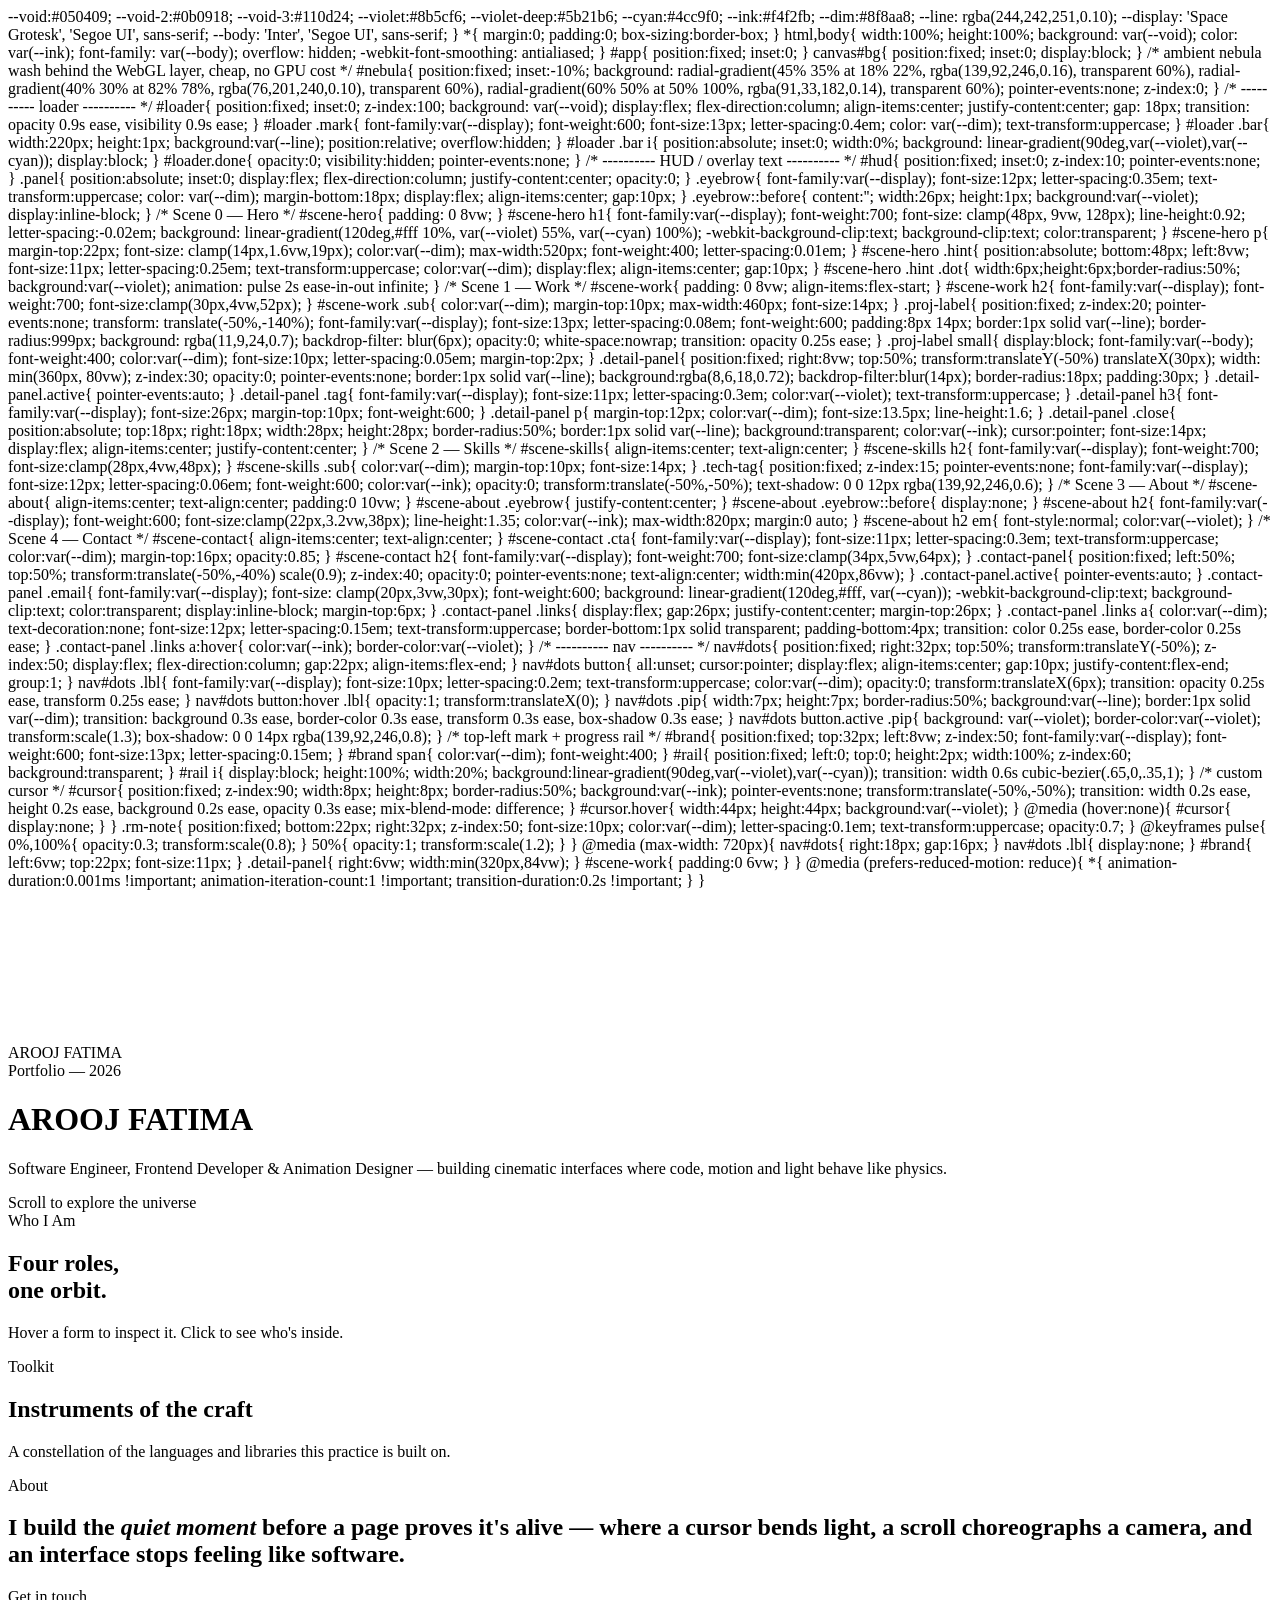
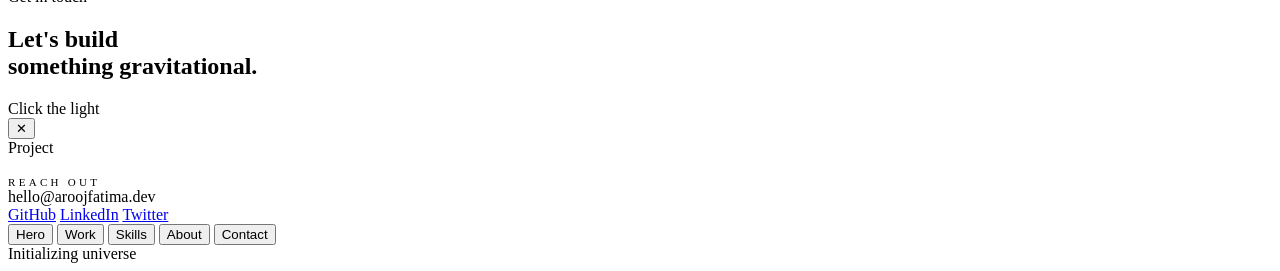
<file: portfolio.html>
<!DOCTYPE html>
<html lang="en">
<head>
<meta charset="UTF-8" />
<meta name="viewport" content="width=device-width, initial-scale=1.0, maximum-scale=1, user-scalable=no" />

    --void:#050409;
    --void-2:#0b0918;
    --void-3:#110d24;
    --violet:#8b5cf6;
    --violet-deep:#5b21b6;
    --cyan:#4cc9f0;
    --ink:#f4f2fb;
    --dim:#8f8aa8;
    --line: rgba(244,242,251,0.10);
    --display: 'Space Grotesk', 'Segoe UI', sans-serif;
    --body: 'Inter', 'Segoe UI', sans-serif;
  }
  *{ margin:0; padding:0; box-sizing:border-box; }
  html,body{
    width:100%; height:100%;
    background: var(--void);
    color: var(--ink);
    font-family: var(--body);
    overflow: hidden;
    -webkit-font-smoothing: antialiased;
  }
  #app{ position:fixed; inset:0; }
  canvas#bg{ position:fixed; inset:0; display:block; }

  /* ambient nebula wash behind the WebGL layer, cheap, no GPU cost */
  #nebula{
    position:fixed; inset:-10%;
    background:
      radial-gradient(45% 35% at 18% 22%, rgba(139,92,246,0.16), transparent 60%),
      radial-gradient(40% 30% at 82% 78%, rgba(76,201,240,0.10), transparent 60%),
      radial-gradient(60% 50% at 50% 100%, rgba(91,33,182,0.14), transparent 60%);
    pointer-events:none;
    z-index:0;
  }

  /* ---------- loader ---------- */
  #loader{
    position:fixed; inset:0; z-index:100;
    background: var(--void);
    display:flex; flex-direction:column; align-items:center; justify-content:center;
    gap: 18px;
    transition: opacity 0.9s ease, visibility 0.9s ease;
  }
  #loader .mark{
    font-family:var(--display); font-weight:600; font-size:13px; letter-spacing:0.4em;
    color: var(--dim); text-transform:uppercase;
  }
  #loader .bar{ width:220px; height:1px; background:var(--line); position:relative; overflow:hidden; }
  #loader .bar i{ position:absolute; inset:0; width:0%; background: linear-gradient(90deg,var(--violet),var(--cyan)); display:block; }
  #loader.done{ opacity:0; visibility:hidden; pointer-events:none; }

  /* ---------- HUD / overlay text ---------- */
  #hud{ position:fixed; inset:0; z-index:10; pointer-events:none; }
  .panel{ position:absolute; inset:0; display:flex; flex-direction:column; justify-content:center; opacity:0; }
  .eyebrow{
    font-family:var(--display); font-size:12px; letter-spacing:0.35em; text-transform:uppercase;
    color: var(--dim); margin-bottom:18px; display:flex; align-items:center; gap:10px;
  }
  .eyebrow::before{ content:''; width:26px; height:1px; background:var(--violet); display:inline-block; }

  /* Scene 0 — Hero */
  #scene-hero{ padding: 0 8vw; }
  #scene-hero h1{
    font-family:var(--display); font-weight:700;
    font-size: clamp(48px, 9vw, 128px);
    line-height:0.92; letter-spacing:-0.02em;
    background: linear-gradient(120deg,#fff 10%, var(--violet) 55%, var(--cyan) 100%);
    -webkit-background-clip:text; background-clip:text; color:transparent;
  }
  #scene-hero p{
    margin-top:22px; font-size: clamp(14px,1.6vw,19px); color:var(--dim);
    max-width:520px; font-weight:400; letter-spacing:0.01em;
  }
  #scene-hero .hint{
    position:absolute; bottom:48px; left:8vw; font-size:11px; letter-spacing:0.25em;
    text-transform:uppercase; color:var(--dim); display:flex; align-items:center; gap:10px;
  }
  #scene-hero .hint .dot{ width:6px;height:6px;border-radius:50%; background:var(--violet); animation: pulse 2s ease-in-out infinite; }

  /* Scene 1 — Work */
  #scene-work{ padding: 0 8vw; align-items:flex-start; }
  #scene-work h2{ font-family:var(--display); font-weight:700; font-size:clamp(30px,4vw,52px); }
  #scene-work .sub{ color:var(--dim); margin-top:10px; max-width:460px; font-size:14px; }
  .proj-label{
    position:fixed; z-index:20; pointer-events:none; transform: translate(-50%,-140%);
    font-family:var(--display); font-size:13px; letter-spacing:0.08em; font-weight:600;
    padding:8px 14px; border:1px solid var(--line); border-radius:999px;
    background: rgba(11,9,24,0.7); backdrop-filter: blur(6px);
    opacity:0; white-space:nowrap; transition: opacity 0.25s ease;
  }
  .proj-label small{ display:block; font-family:var(--body); font-weight:400; color:var(--dim); font-size:10px; letter-spacing:0.05em; margin-top:2px; }

  .detail-panel{
    position:fixed; right:8vw; top:50%; transform:translateY(-50%) translateX(30px);
    width: min(360px, 80vw); z-index:30; opacity:0; pointer-events:none;
    border:1px solid var(--line); background:rgba(8,6,18,0.72); backdrop-filter:blur(14px);
    border-radius:18px; padding:30px;
  }
  .detail-panel.active{ pointer-events:auto; }
  .detail-panel .tag{ font-family:var(--display); font-size:11px; letter-spacing:0.3em; color:var(--violet); text-transform:uppercase; }
  .detail-panel h3{ font-family:var(--display); font-size:26px; margin-top:10px; font-weight:600; }
  .detail-panel p{ margin-top:12px; color:var(--dim); font-size:13.5px; line-height:1.6; }
  .detail-panel .close{
    position:absolute; top:18px; right:18px; width:28px; height:28px; border-radius:50%;
    border:1px solid var(--line); background:transparent; color:var(--ink); cursor:pointer;
    font-size:14px; display:flex; align-items:center; justify-content:center;
  }

  /* Scene 2 — Skills */
  #scene-skills{ align-items:center; text-align:center; }
  #scene-skills h2{ font-family:var(--display); font-weight:700; font-size:clamp(28px,4vw,48px); }
  #scene-skills .sub{ color:var(--dim); margin-top:10px; font-size:14px; }
  .tech-tag{
    position:fixed; z-index:15; pointer-events:none;
    font-family:var(--display); font-size:12px; letter-spacing:0.06em; font-weight:600;
    color:var(--ink); opacity:0; transform:translate(-50%,-50%);
    text-shadow: 0 0 12px rgba(139,92,246,0.6);
  }

  /* Scene 3 — About */
  #scene-about{ align-items:center; text-align:center; padding:0 10vw; }
  #scene-about .eyebrow{ justify-content:center; }
  #scene-about .eyebrow::before{ display:none; }
  #scene-about h2{
    font-family:var(--display); font-weight:600; font-size:clamp(22px,3.2vw,38px);
    line-height:1.35; color:var(--ink); max-width:820px; margin:0 auto;
  }
  #scene-about h2 em{ font-style:normal; color:var(--violet); }

  /* Scene 4 — Contact */
  #scene-contact{ align-items:center; text-align:center; }
  #scene-contact .cta{
    font-family:var(--display); font-size:11px; letter-spacing:0.3em; text-transform:uppercase;
    color:var(--dim); margin-top:16px; opacity:0.85;
  }
  #scene-contact h2{ font-family:var(--display); font-weight:700; font-size:clamp(34px,5vw,64px); }
  .contact-panel{
    position:fixed; left:50%; top:50%; transform:translate(-50%,-40%) scale(0.9);
    z-index:40; opacity:0; pointer-events:none; text-align:center;
    width:min(420px,86vw);
  }
  .contact-panel.active{ pointer-events:auto; }
  .contact-panel .email{
    font-family:var(--display); font-size: clamp(20px,3vw,30px); font-weight:600;
    background: linear-gradient(120deg,#fff, var(--cyan));
    -webkit-background-clip:text; background-clip:text; color:transparent;
    display:inline-block; margin-top:6px;
  }
  .contact-panel .links{ display:flex; gap:26px; justify-content:center; margin-top:26px; }
  .contact-panel .links a{
    color:var(--dim); text-decoration:none; font-size:12px; letter-spacing:0.15em;
    text-transform:uppercase; border-bottom:1px solid transparent; padding-bottom:4px;
    transition: color 0.25s ease, border-color 0.25s ease;
  }
  .contact-panel .links a:hover{ color:var(--ink); border-color:var(--violet); }

  /* ---------- nav ---------- */
  nav#dots{
    position:fixed; right:32px; top:50%; transform:translateY(-50%);
    z-index:50; display:flex; flex-direction:column; gap:22px; align-items:flex-end;
  }
  nav#dots button{
    all:unset; cursor:pointer; display:flex; align-items:center; gap:10px;
    justify-content:flex-end; group:1;
  }
  nav#dots .lbl{
    font-family:var(--display); font-size:10px; letter-spacing:0.2em; text-transform:uppercase;
    color:var(--dim); opacity:0; transform:translateX(6px);
    transition: opacity 0.25s ease, transform 0.25s ease;
  }
  nav#dots button:hover .lbl{ opacity:1; transform:translateX(0); }
  nav#dots .pip{
    width:7px; height:7px; border-radius:50%; background:var(--line); border:1px solid var(--dim);
    transition: background 0.3s ease, border-color 0.3s ease, transform 0.3s ease, box-shadow 0.3s ease;
  }
  nav#dots button.active .pip{
    background: var(--violet); border-color:var(--violet); transform:scale(1.3);
    box-shadow: 0 0 14px rgba(139,92,246,0.8);
  }

  /* top-left mark + progress rail */
  #brand{
    position:fixed; top:32px; left:8vw; z-index:50; font-family:var(--display);
    font-weight:600; font-size:13px; letter-spacing:0.15em;
  }
  #brand span{ color:var(--dim); font-weight:400; }
  #rail{ position:fixed; left:0; top:0; height:2px; width:100%; z-index:60; background:transparent; }
  #rail i{ display:block; height:100%; width:20%; background:linear-gradient(90deg,var(--violet),var(--cyan)); transition: width 0.6s cubic-bezier(.65,0,.35,1); }

  /* custom cursor */
  #cursor{
    position:fixed; z-index:90; width:8px; height:8px; border-radius:50%;
    background:var(--ink); pointer-events:none; transform:translate(-50%,-50%);
    transition: width 0.2s ease, height 0.2s ease, background 0.2s ease, opacity 0.3s ease;
    mix-blend-mode: difference;
  }
  #cursor.hover{ width:44px; height:44px; background:var(--violet); }
  @media (hover:none){ #cursor{ display:none; } }

  .rm-note{
    position:fixed; bottom:22px; right:32px; z-index:50; font-size:10px; color:var(--dim);
    letter-spacing:0.1em; text-transform:uppercase; opacity:0.7;
  }

  @keyframes pulse{ 0%,100%{ opacity:0.3; transform:scale(0.8); } 50%{ opacity:1; transform:scale(1.2); } }

  @media (max-width: 720px){
    nav#dots{ right:18px; gap:16px; }
    nav#dots .lbl{ display:none; }
    #brand{ left:6vw; top:22px; font-size:11px; }
    .detail-panel{ right:6vw; width:min(320px,84vw); }
    #scene-work{ padding:0 6vw; }
  }

  @media (prefers-reduced-motion: reduce){
    *{ animation-duration:0.001ms !important; animation-iteration-count:1 !important; transition-duration:0.2s !important; }
  }
</style>
</head>
<body>

<div id="app">
  <div id="nebula"></div>
  <canvas id="bg"></canvas>

  <div id="rail"><i></i></div>
  <div id="brand">AROOJ<span> FATIMA</span></div>
  <div id="cursor"></div>

  <div id="hud">
    <div class="panel" id="scene-hero">
      <div class="eyebrow">Portfolio — 2026</div>
      <h1>AROOJ FATIMA</h1>
      <p>Software Engineer, Frontend Developer &amp; Animation Designer — building cinematic interfaces where code, motion and light behave like physics.</p>
      <div class="hint"><span class="dot"></span> Scroll to explore the universe</div>
    </div>

    <div class="panel" id="scene-work">
      <div class="eyebrow">Who I Am</div>
      <h2>Four roles,<br/>one orbit.</h2>
      <p class="sub">Hover a form to inspect it. Click to see who's inside.</p>
    </div>

    <div class="panel" id="scene-skills">
      <div class="eyebrow">Toolkit</div>
      <h2>Instruments of the craft</h2>
      <p class="sub">A constellation of the languages and libraries this practice is built on.</p>
    </div>

    <div class="panel" id="scene-about">
      <div class="eyebrow">About</div>
      <h2>I build the <em>quiet moment</em> before a page proves it's alive — where a cursor bends light, a scroll choreographs a camera, and an interface stops feeling like software.</h2>
    </div>

    <div class="panel" id="scene-contact">
      <div class="eyebrow">Get in touch</div>
      <h2>Let's build<br/>something gravitational.</h2>
      <div class="cta">Click the light</div>
    </div>
  </div>

  <div class="proj-label" id="projLabel"></div>
  <div class="detail-panel" id="detailPanel">
    <button class="close" id="detailClose">✕</button>
    <div class="tag" id="detailTag">Project</div>
    <h3 id="detailTitle"></h3>
    <p id="detailDesc"></p>
  </div>

  <div class="contact-panel" id="contactPanel">
    <div class="tag" style="font-family:var(--display);font-size:11px;letter-spacing:0.3em;color:var(--cyan);text-transform:uppercase;">Reach out</div>
    <div class="email">hello@aroojfatima.dev</div>
    <div class="links">
      <a href="#">GitHub</a>
      <a href="#">LinkedIn</a>
      <a href="#">Twitter</a>
    </div>
  </div>

  <nav id="dots">
    <button data-i="0" class="active"><span class="lbl">Hero</span><span class="pip"></span></button>
    <button data-i="1"><span class="lbl">Work</span><span class="pip"></span></button>
    <button data-i="2"><span class="lbl">Skills</span><span class="pip"></span></button>
    <button data-i="3"><span class="lbl">About</span><span class="pip"></span></button>
    <button data-i="4"><span class="lbl">Contact</span><span class="pip"></span></button>
  </nav>

  <div class="rm-note" id="rmNote" style="display:none;">Reduced motion active</div>
  <div id="loader"><div class="mark">Initializing universe</div><div class="bar"><i id="loadBar"></i></div></div>
</div>

<script>
(function(){
"use strict";

/* =========================================================================
   CONFIG
   ========================================================================= */
var REDUCED = window.matchMedia && window.matchMedia('(prefers-reduced-motion: reduce)').matches;
var IS_TOUCH = 'ontouchstart' in window || navigator.maxTouchPoints > 0;
var IS_MOBILE = window.innerWidth < 760 || IS_TOUCH;
var DPR = Math.min(window.devicePixelRatio || 1, IS_MOBILE ? 1.75 : 2);

if (REDUCED) document.getElementById('rmNote').style.display = 'block';

var COLORS = {
  violet: 0x8b5cf6,
  violetDeep: 0x5b21b6,
  cyan: 0x4cc9f0,
  ink: 0xf4f2fb,
  void: 0x050409
};

var PROJECTS = [
  { name:'Software Engineer', tag:'Who I Am', desc:'Building reliable, scalable systems with clean architecture.\nThoughtful engineering practices from logic to deployment.', geo:'icosahedron' },
  { name:'Aspiring Frontend Developer', tag:'Who I Am', desc:'Crafting intuitive, responsive interfaces with modern tools.\nWhere design intent and functionality meet seamlessly.', geo:'torusKnot' },
  { name:'Animation Designer', tag:'Who I Am', desc:'Bringing interfaces to life through motion, timing and depth.\nCinematic visual storytelling, one interaction at a time.', geo:'dodecahedron' },
  { name:'Oracle APEX Developer', tag:'Who I Am', desc:'Designing enterprise-grade low-code applications on APEX.\nTurning business logic into fast, reliable internal tools.', geo:'octahedron' }
];

var TECHS = [
  { name:'React', color: 0x61dafb },
  { name:'Three.js', color: 0xf4f2fb },
  { name:'GSAP', color: 0x8b5cf6 },
  { name:'WebGL', color: 0x4cc9f0 },
  { name:'TypeScript', color: 0x3b82f6 },
  { name:'CSS', color: 0xec4899 }
];

/* =========================================================================
   THREE SETUP
   ========================================================================= */
var canvas = document.getElementById('bg');
var renderer = new THREE.WebGLRenderer({ canvas: canvas, antialias:true, alpha:true, powerPreference:'high-performance' });
renderer.setPixelRatio(DPR);
renderer.setSize(window.innerWidth, window.innerHeight);
renderer.outputColorSpace = THREE.SRGBColorSpace || THREE.LinearSRGBColorSpace;

var scene = new THREE.Scene();
scene.fog = new THREE.FogExp2(COLORS.void, 0.028);

var camera = new THREE.PerspectiveCamera(45, window.innerWidth/window.innerHeight, 0.1, 200);
camera.position.set(0, 0, 7);
var camTarget = new THREE.Vector3(0,0,0);

var keyLight = new THREE.PointLight(COLORS.violet, 6, 40);
keyLight.position.set(4,3,5);
scene.add(keyLight);
var rimLight = new THREE.PointLight(COLORS.cyan, 4, 40);
rimLight.position.set(-5,-2,-4);
scene.add(rimLight);
scene.add(new THREE.AmbientLight(0x2a2440, 1.1));

/* =========================================================================
   HELPERS
   ========================================================================= */
function glowTexture(hex){
  var c = document.createElement('canvas'); c.width=c.height=128;
  var ctx = c.getContext('2d');
  var col = new THREE.Color(hex);
  var rgb = Math.round(col.r*255)+','+Math.round(col.g*255)+','+Math.round(col.b*255);
  var g = ctx.createRadialGradient(64,64,0,64,64,64);
  g.addColorStop(0, 'rgba('+rgb+',0.9)');
  g.addColorStop(0.4, 'rgba('+rgb+',0.35)');
  g.addColorStop(1, 'rgba('+rgb+',0)');
  ctx.fillStyle = g; ctx.fillRect(0,0,128,128);
  var tex = new THREE.CanvasTexture(c);
  return tex;
}
function makeGlowSprite(hex, scale){
  var mat = new THREE.SpriteMaterial({ map: glowTexture(hex), transparent:true, blending:THREE.AdditiveBlending, depthWrite:false });
  var s = new THREE.Sprite(mat);
  s.scale.set(scale, scale, 1);
  return s;
}
function labelTexture(text, color){
  var c = document.createElement('canvas'); c.width=512; c.height=128;
  var ctx = c.getContext('2d');
  ctx.font = '600 52px "Space Grotesk", sans-serif';
  ctx.textAlign='center'; ctx.textBaseline='middle';
  ctx.fillStyle = color;
  ctx.shadowColor = color; ctx.shadowBlur = 30;
  ctx.fillText(text, 256, 64);
  return new THREE.CanvasTexture(c);
}

/* =========================================================================
   STARFIELD (Points — cheap, instanced-like, single draw call)
   ========================================================================= */
var STAR_COUNT = IS_MOBILE ? 1600 : 4200;
(function starfield(){
  var geo = new THREE.BufferGeometry();
  var pos = new Float32Array(STAR_COUNT*3);
  var col = new Float32Array(STAR_COUNT*3);
  var baseCol = [new THREE.Color(0xffffff), new THREE.Color(0x8b5cf6), new THREE.Color(0x4cc9f0)];
  for(var i=0;i<STAR_COUNT;i++){
    var r = 30 + Math.random()*70;
    var th = Math.random()*Math.PI*2;
    var ph = Math.acos((Math.random()*2)-1);
    pos[i*3]   = r*Math.sin(ph)*Math.cos(th);
    pos[i*3+1] = r*Math.sin(ph)*Math.sin(th);
    pos[i*3+2] = r*Math.cos(ph);
    var c = baseCol[Math.floor(Math.random()*baseCol.length)];
    col[i*3]=c.r; col[i*3+1]=c.g; col[i*3+2]=c.b;
  }
  geo.setAttribute('position', new THREE.BufferAttribute(pos,3));
  geo.setAttribute('color', new THREE.BufferAttribute(col,3));
  var mat = new THREE.PointsMaterial({ size:0.13, vertexColors:true, transparent:true, opacity:0.85, depthWrite:false, sizeAttenuation:true });
  var stars = new THREE.Points(geo, mat);
  scene.add(stars);
  window.__stars = stars;
})();

/* =========================================================================
   HERO CORE — noise-displaced icosahedron (signature element)
   Reused visually across scenes: fragments -> project shapes (scene 1),
   scatters -> tech constellation (scene 2), reforms -> singularity (scene 4)
   ========================================================================= */
var noiseGLSL = [
"vec3 mod289(vec3 x){return x-floor(x*(1.0/289.0))*289.0;}",
"vec4 mod289(vec4 x){return x-floor(x*(1.0/289.0))*289.0;}",
"vec4 permute(vec4 x){return mod289(((x*34.0)+1.0)*x);}",
"vec4 taylorInvSqrt(vec4 r){return 1.79284291400159-0.85373472095314*r;}",
"float snoise(vec3 v){",
"const vec2 C=vec2(1.0/6.0,1.0/3.0); const vec4 D=vec4(0.0,0.5,1.0,2.0);",
"vec3 i=floor(v+dot(v,C.yyy)); vec3 x0=v-i+dot(i,C.xxx);",
"vec3 g=step(x0.yzx,x0.xyz); vec3 l=1.0-g; vec3 i1=min(g.xyz,l.zxy); vec3 i2=max(g.xyz,l.zxy);",
"vec3 x1=x0-i1+C.xxx; vec3 x2=x0-i2+C.yyy; vec3 x3=x0-D.yyy;",
"i=mod289(i);",
"vec4 p=permute(permute(permute(i.z+vec4(0.0,i1.z,i2.z,1.0))+i.y+vec4(0.0,i1.y,i2.y,1.0))+i.x+vec4(0.0,i1.x,i2.x,1.0));",
"float n_=0.142857142857; vec3 ns=n_*D.wyz-D.xzx;",
"vec4 j=p-49.0*floor(p*ns.z*ns.z);",
"vec4 x_=floor(j*ns.z); vec4 y_=floor(j-7.0*x_);",
"vec4 x=x_*ns.x+ns.yyyy; vec4 y=y_*ns.x+ns.yyyy; vec4 h=1.0-abs(x)-abs(y);",
"vec4 b0=vec4(x.xy,y.xy); vec4 b1=vec4(x.zw,y.zw);",
"vec4 s0=floor(b0)*2.0+1.0; vec4 s1=floor(b1)*2.0+1.0; vec4 sh=-step(h,vec4(0.0));",
"vec4 a0=b0.xzyw+s0.xzyw*sh.xxyy; vec4 a1=b1.xzyw+s1.xzyw*sh.zzww;",
"vec3 p0=vec3(a0.xy,h.x); vec3 p1=vec3(a0.zw,h.y); vec3 p2=vec3(a1.xy,h.z); vec3 p3=vec3(a1.zw,h.w);",
"vec4 norm=taylorInvSqrt(vec4(dot(p0,p0),dot(p1,p1),dot(p2,p2),dot(p3,p3)));",
"p0*=norm.x;p1*=norm.y;p2*=norm.z;p3*=norm.w;",
"vec4 m=max(0.6-vec4(dot(x0,x0),dot(x1,x1),dot(x2,x2),dot(x3,x3)),0.0); m=m*m;",
"return 42.0*dot(m*m,vec4(dot(p0,x0),dot(p1,x1),dot(p2,x2),dot(p3,x3)));",
"}"
].join("\n");

var coreUniforms = {
  uTime: { value: 0 },
  uAmp: { value: 0.18 },
  uMouse: { value: new THREE.Vector2(0,0) },
  uColorA: { value: new THREE.Color(COLORS.violet) },
  uColorB: { value: new THREE.Color(COLORS.cyan) }
};
var coreVert = noiseGLSL + "\n" + [
"uniform float uTime; uniform float uAmp; uniform vec2 uMouse;",
"varying vec3 vNormal; varying vec3 vView; varying float vN;",
"void main(){",
"  float n = snoise(position*1.6 + uTime*0.18);",
"  float mouseBulge = (uMouse.x*normal.x + uMouse.y*normal.y) * 0.12;",
"  vec3 displaced = position + normal * (n*uAmp + mouseBulge);",
"  vec4 mv = modelViewMatrix * vec4(displaced,1.0);",
"  vNormal = normalize(normalMatrix*normal);",
"  vView = -mv.xyz;",
"  vN = n;",
"  gl_Position = projectionMatrix * mv;",
"}"
].join("\n");
var coreFrag = [
"uniform vec3 uColorA; uniform vec3 uColorB;",
"varying vec3 vNormal; varying vec3 vView; varying float vN;",
"void main(){",
"  float fres = pow(1.0 - clamp(dot(normalize(vNormal), normalize(vView)),0.0,1.0), 2.2);",
"  vec3 base = mix(uColorA, uColorB, clamp(vN*0.5+0.5,0.0,1.0));",
"  vec3 col = base * (0.35 + fres*1.4);",
"  gl_FragColor = vec4(col, 0.92);",
"}"
].join("\n");

var coreGeo = new THREE.IcosahedronGeometry(1.35, 5);
var coreMat = new THREE.ShaderMaterial({ vertexShader:coreVert, fragmentShader:coreFrag, uniforms:coreUniforms, transparent:true });
var core = new THREE.Mesh(coreGeo, coreMat);
scene.add(core);

var wireMat = new THREE.MeshBasicMaterial({ color:0xffffff, wireframe:true, transparent:true, opacity:0.05 });
var coreWire = new THREE.Mesh(new THREE.IcosahedronGeometry(1.37,1), wireMat);
core.add(coreWire);

var coreGlow = makeGlowSprite(COLORS.violet, 5.2);
core.add(coreGlow);

/* =========================================================================
   WORK GROUP — 5 project objects
   ========================================================================= */
var workGroup = new THREE.Group();
workGroup.visible = false;
scene.add(workGroup);

function geoFor(type){
  switch(type){
    case 'icosahedron': return new THREE.IcosahedronGeometry(0.62,1);
    case 'torusKnot': return new THREE.TorusKnotGeometry(0.42,0.15,120,16);
    case 'dodecahedron': return new THREE.DodecahedronGeometry(0.62,0);
    case 'octahedron': return new THREE.OctahedronGeometry(0.68,0);
    case 'box': return new THREE.BoxGeometry(0.85,0.85,0.85,2,2,2);
    default: return new THREE.IcosahedronGeometry(0.6,0);
  }
}

var projMeshes = [];
PROJECTS.forEach(function(p, i){
  var geo = geoFor(p.geo);
  var mat = new THREE.MeshStandardMaterial({
    color: 0x141026, emissive: new THREE.Color(COLORS.violet), emissiveIntensity:0.35,
    metalness:0.35, roughness:0.25, flatShading:true
  });
  var mesh = new THREE.Mesh(geo, mat);
  var angle = (i/PROJECTS.length) * Math.PI*2;
  var radius = 3.1;
  mesh.position.set(Math.cos(angle)*radius, Math.sin(i*1.7)*0.9, Math.sin(angle)*radius*0.6 - 1.5);
  mesh.userData.baseScale = 1;
  mesh.userData.basePos = mesh.position.clone();
  mesh.userData.index = i;
  mesh.userData.phase = Math.random()*10;
  mesh.userData.wire = new THREE.LineSegments(new THREE.EdgesGeometry(geo), new THREE.LineBasicMaterial({ color:0xffffff, transparent:true, opacity:0.12 }));
  mesh.add(mesh.userData.wire);
  var glow = makeGlowSprite(COLORS.violet, 0);
  mesh.add(glow);
  mesh.userData.glow = glow;
  workGroup.add(mesh);
  projMeshes.push(mesh);
});

/* burst particles pool, one per project, reused on hover */
var burstPool = [];
PROJECTS.forEach(function(p, i){
  var n = 40;
  var geo = new THREE.BufferGeometry();
  var pos = new Float32Array(n*3);
  var dirs = [];
  for(var j=0;j<n;j++){
    var d = new THREE.Vector3(Math.random()-0.5, Math.random()-0.5, Math.random()-0.5).normalize();
    dirs.push(d);
    pos[j*3]=0; pos[j*3+1]=0; pos[j*3+2]=0;
  }
  geo.setAttribute('position', new THREE.BufferAttribute(pos,3));
  var mat = new THREE.PointsMaterial({ color:COLORS.cyan, size:0.05, transparent:true, opacity:0, depthWrite:false, blending:THREE.AdditiveBlending });
  var pts = new THREE.Points(geo, mat);
  pts.userData.dirs = dirs;
  pts.userData.progress = 0;
  pts.userData.active = false;
  projMeshes[i].add(pts);
  burstPool.push(pts);
});
function fireBurst(i){
  var pts = burstPool[i];
  pts.userData.active = true;
  pts.userData.progress = 0;
  pts.material.opacity = 1;
}

/* =========================================================================
   SKILLS GROUP — floating tech objects w/ procedural motion
   ========================================================================= */
var skillsGroup = new THREE.Group();
skillsGroup.visible = false;
scene.add(skillsGroup);

var skillMeshes = [];
TECHS.forEach(function(t, i){
  var geo = new THREE.IcosahedronGeometry(0.34, 1);
  var mat = new THREE.MeshStandardMaterial({ color:0x120e22, emissive:new THREE.Color(t.color), emissiveIntensity:0.6, flatShading:true, metalness:0.2, roughness:0.4 });
  var mesh = new THREE.Mesh(geo, mat);
  var a = (i/TECHS.length)*Math.PI*2;
  var r = 2.6;
  mesh.position.set(Math.cos(a)*r, (Math.random()-0.5)*1.6, Math.sin(a)*r - 1.2);
  mesh.userData.basePos = mesh.position.clone();
  mesh.userData.phase = Math.random()*Math.PI*2;
  mesh.userData.speed = 0.4 + Math.random()*0.4;
  mesh.userData.techIndex = i;
  skillsGroup.add(mesh);
  skillMeshes.push(mesh);
});

/* =========================================================================
   ABOUT PARTICLES — calm dense cloud
   ========================================================================= */
var aboutGroup = new THREE.Group();
aboutGroup.visible = false;
scene.add(aboutGroup);
(function aboutParticles(){
  var n = IS_MOBILE ? 700 : 1600;
  var geo = new THREE.BufferGeometry();
  var pos = new Float32Array(n*3);
  for(var i=0;i<n;i++){
    var r = Math.random()*3.4;
    var th = Math.random()*Math.PI*2;
    var ph = Math.acos((Math.random()*2)-1);
    pos[i*3]=r*Math.sin(ph)*Math.cos(th);
    pos[i*3+1]=r*Math.sin(ph)*Math.sin(th)*0.6;
    pos[i*3+2]=r*Math.cos(ph) - 1;
  }
  geo.setAttribute('position', new THREE.BufferAttribute(pos,3));
  var mat = new THREE.PointsMaterial({ color:COLORS.violet, size:0.045, transparent:true, opacity:0.55, depthWrite:false, blending:THREE.AdditiveBlending });
  var pts = new THREE.Points(geo, mat);
  aboutGroup.add(pts);
  window.__aboutPts = pts;
})();

/* =========================================================================
   CONTACT — collapse target
   ========================================================================= */
var contactCore = new THREE.Group();
contactCore.visible = false;
scene.add(contactCore);
var singularity = new THREE.Mesh(new THREE.IcosahedronGeometry(0.5,3), new THREE.MeshBasicMaterial({ color:0xffffff }));
singularity.scale.setScalar(0.001);
contactCore.add(singularity);
var singGlow = makeGlowSprite(COLORS.cyan, 0.001);
contactCore.add(singGlow);

/* =========================================================================
   SCENE MANAGER
   ========================================================================= */
var SCENES = ['hero','work','skills','about','contact'];
var current = 0;
var isAnimating = false;
var detailOpen = false;
var contactOpen = false;

var camPaths = [
  { pos:[0,0,7],    look:[0,0,0],   fog:0.028 },
  { pos:[0,0.4,10], look:[0,0,-1], fog:0.02 },
  { pos:[0,0.6,7],  look:[0,0,-1.2], fog:0.024 },
  { pos:[0,0.2,5.5],look:[0,0,-1], fog:0.05 },
  { pos:[0,0,5.2],  look:[0,0,0],   fog:0.03 }
];

function panelEls(){ return document.querySelectorAll('.panel'); }
function railEl(){ return document.querySelector('#rail i'); }

function setActiveNav(i){
  document.querySelectorAll('#dots button').forEach(function(b,idx){
    b.classList.toggle('active', idx===i);
  });
}

function goToScene(i){
  i = Math.max(0, Math.min(SCENES.length-1, i));
  if(i === current || isAnimating) return;
  isAnimating = true;
  var prev = current;
  current = i;
  setActiveNav(i);
  railEl().style.width = ((i+1)/SCENES.length*100) + '%';

  // close any open detail/contact panels when leaving their scene
  if(detailOpen) closeDetail();
  if(contactOpen && i!==4) closeContact();

  var dur = REDUCED ? 0.01 : 1.6;
  var ease = 'power3.inOut';

  // text crossfade
  var panels = panelEls();
  gsap.to(panels[prev], { opacity:0, y: -18, duration: dur*0.5, ease:'power2.in' });
  gsap.to(panels[i], { opacity:1, y:0, duration: dur*0.7, delay: dur*0.35, ease:'power2.out' });

  // camera choreography
  var target = camPaths[i];
  gsap.to(camera.position, { x:target.pos[0], y:target.pos[1], z:target.pos[2], duration:dur, ease:ease });
  gsap.to(camTarget, { x:target.look[0], y:target.look[1], z:target.look[2], duration:dur, ease:ease,
    onComplete:function(){ isAnimating = false; } });
  gsap.to(scene.fog, { density: target.fog, duration:dur, ease:ease });

  // group visibility + entrance choreography
  if(i===1){ workGroup.visible = true; animateWorkIn(); } else if(prev===1){ setTimeout(function(){ workGroup.visible=false; }, dur*1000); }
  if(i===2){ skillsGroup.visible = true; } else if(prev===2){ setTimeout(function(){ skillsGroup.visible=false; }, dur*1000); }
  if(i===3){ aboutGroup.visible = true; gsap.fromTo(window.__aboutPts.material,{opacity:0},{opacity:0.55,duration:dur}); } else if(prev===3){ setTimeout(function(){ aboutGroup.visible=false; }, dur*1000); }

  if(i===4){ enterContact(dur); } else if(prev===4){ exitContact(); }

  // fade the core out on work/skills/about, keep for hero, reform for contact
  var coreTargetOpacity = (i===0) ? 0.92 : (i===4 ? 0 : 0.0);
  gsap.to(core.scale, { x:i===0?1:0.001, y:i===0?1:0.001, z:i===0?1:0.001, duration:dur*0.8, ease:'power3.inOut' });
}

function animateWorkIn(){
  projMeshes.forEach(function(m, idx){
    gsap.fromTo(m.scale, { x:0.001,y:0.001,z:0.001 }, { x:1,y:1,z:1, duration:1.1, delay:idx*0.08, ease:'back.out(1.7)' });
  });
}

function enterContact(dur){
  contactCore.visible = true;
  // gather all project + skill meshes toward origin
  projMeshes.concat(skillMeshes).forEach(function(m, idx){
    gsap.to(m.position, { x:0,y:0,z:0, duration: dur*1.1, delay: idx*0.03, ease:'power3.in' });
    gsap.to(m.scale, { x:0.001,y:0.001,z:0.001, duration: dur*1.1, delay: idx*0.03 + 0.3, ease:'power2.in' });
  });
  gsap.fromTo(singularity.scale, {x:0.001,y:0.001,z:0.001}, {x:1,y:1,z:1, duration: dur*1.3, delay: dur*0.5, ease:'elastic.out(1,0.6)'});
  gsap.fromTo(singGlow.scale, {x:0.001,y:0.001,z:0.001}, {x:3.2,y:3.2,z:1, duration: dur*1.3, delay: dur*0.5, ease:'power2.out'});
}
function exitContact(){
  contactOpen = false;
  document.getElementById('contactPanel').classList.remove('active');
  gsap.to(document.getElementById('contactPanel'), { opacity:0, duration:0.4 });
  setTimeout(function(){
    contactCore.visible = false;
    singularity.scale.setScalar(0.001);
    singGlow.scale.set(0.001,0.001,1);
    // reset project/skill mesh positions for their own scenes
    projMeshes.forEach(function(m){ m.position.copy(m.userData.basePos); });
    skillMeshes.forEach(function(m){ m.position.copy(m.userData.basePos); });
  }, 900);
}

/* =========================================================================
   INTERACTION — hover / click on work objects, contact singularity
   ========================================================================= */
var raycaster = new THREE.Raycaster();
var pointerNDC = new THREE.Vector2(0,0);
var pointerPx = { x: window.innerWidth/2, y: window.innerHeight/2 };
var hovered = null;
var cursorEl = document.getElementById('cursor');
var labelEl = document.getElementById('projLabel');

function onPointerMove(clientX, clientY){
  pointerPx.x = clientX; pointerPx.y = clientY;
  pointerNDC.x = (clientX/window.innerWidth)*2 - 1;
  pointerNDC.y = -(clientY/window.innerHeight)*2 + 1;
  cursorEl.style.left = clientX+'px';
  cursorEl.style.top = clientY+'px';
  coreUniforms.uMouse.value.set(pointerNDC.x, pointerNDC.y);
}
window.addEventListener('mousemove', function(e){ onPointerMove(e.clientX, e.clientY); });
window.addEventListener('touchmove', function(e){ if(e.touches[0]) onPointerMove(e.touches[0].clientX, e.touches[0].clientY); }, {passive:true});

function updateHover(){
  if(current===1 && !detailOpen){
    raycaster.setFromCamera(pointerNDC, camera);
    var hits = raycaster.intersectObjects(projMeshes);
    var hit = hits.length ? hits[0].object : null;
    if(hit !== hovered){
      if(hovered) setHovered(hovered, false);
      if(hit) setHovered(hit, true);
      hovered = hit;
    }
    if(hovered){
      var v = hovered.position.clone().project(camera);
      var x = (v.x*0.5+0.5)*window.innerWidth;
      var y = (-v.y*0.5+0.5)*window.innerHeight;
      labelEl.style.left = x+'px'; labelEl.style.top = y+'px';
    }
  } else if(hovered){
    setHovered(hovered, false); hovered = null;
  }

  if(current===4 && contactCore.visible && !contactOpen){
    raycaster.setFromCamera(pointerNDC, camera);
    var chit = raycaster.intersectObject(singularity);
    cursorEl.classList.toggle('hover', chit.length>0);
  } else if(current===1 && hovered){
    cursorEl.classList.add('hover');
  } else {
    cursorEl.classList.remove('hover');
  }
}

function setHovered(mesh, state){
  var i = mesh.userData.index;
  gsap.to(mesh.scale, { x:state?1.35:1, y:state?1.35:1, z:state?1.35:1, duration:0.5, ease:'power3.out' });
  gsap.to(mesh.rotation, { y: state ? mesh.rotation.y + Math.PI*0.6 : mesh.rotation.y, duration:0.9, ease:'power2.out' });
  gsap.to(mesh.material, { emissiveIntensity: state?1.1:0.35, duration:0.4 });
  gsap.to(mesh.userData.glow.scale, { x:state?2.6:0.001, y:state?2.6:0.001, z:1, duration:0.4 });
  gsap.to(labelEl, { opacity: state?1:0, duration:0.25 });
  if(state){
    var p = PROJECTS[i];
    labelEl.innerHTML = p.name + '<small>Click to reveal</small>';
    fireBurst(i);
  }
}

function onClick(clientX, clientY){
  pointerNDC.x = (clientX/window.innerWidth)*2 - 1;
  pointerNDC.y = -(clientY/window.innerHeight)*2 + 1;
  raycaster.setFromCamera(pointerNDC, camera);

  if(current===1 && !detailOpen){
    var hits = raycaster.intersectObjects(projMeshes);
    if(hits.length){ openDetail(hits[0].object); return; }
  }
  if(current===4 && contactCore.visible && !contactOpen){
    var chit = raycaster.intersectObject(singularity);
    if(chit.length){ openContact(); return; }
  }
}
canvas.addEventListener('click', function(e){ onClick(e.clientX, e.clientY); });
canvas.addEventListener('touchend', function(e){
  if(e.changedTouches[0]) onClick(e.changedTouches[0].clientX, e.changedTouches[0].clientY);
}, {passive:true});

function openDetail(mesh){
  detailOpen = true;
  var p = PROJECTS[mesh.userData.index];
  document.getElementById('detailTag').textContent = p.tag;
  document.getElementById('detailTitle').textContent = p.name;
  document.getElementById('detailDesc').innerHTML = p.desc.split('\n').join('<br/>');
  var panel = document.getElementById('detailPanel');
  panel.classList.add('active');
  gsap.to(panel, { opacity:1, x:0, duration:0.6, ease:'power3.out' });
  labelEl.style.opacity = 0;

  // cinematic push toward the object
  var dur = REDUCED ? 0.01 : 1.3;
  var dir = mesh.position.clone().normalize();
  var focusPos = mesh.position.clone().add(dir.clone().multiplyScalar(-2.4)).setY(mesh.position.y*0.5);
  gsap.to(camera.position, { x:focusPos.x, y:focusPos.y+0.3, z:focusPos.z, duration:dur, ease:'power3.inOut' });
  gsap.to(camTarget, { x:mesh.position.x, y:mesh.position.y, z:mesh.position.z, duration:dur, ease:'power3.inOut' });
}
function closeDetail(){
  detailOpen = false;
  var panel = document.getElementById('detailPanel');
  panel.classList.remove('active');
  gsap.to(panel, { opacity:0, x:30, duration:0.4 });
  var dur = REDUCED ? 0.01 : 1.3;
  var target = camPaths[1];
  gsap.to(camera.position, { x:target.pos[0], y:target.pos[1], z:target.pos[2], duration:dur, ease:'power3.inOut' });
  gsap.to(camTarget, { x:target.look[0], y:target.look[1], z:target.look[2], duration:dur, ease:'power3.inOut' });
}
document.getElementById('detailClose').addEventListener('click', closeDetail);

function openContact(){
  contactOpen = true;
  var panel = document.getElementById('contactPanel');
  panel.classList.add('active');
  gsap.fromTo(panel, { opacity:0, scale:0.9 }, { opacity:1, scale:1, y:'-50%', duration:0.7, ease:'back.out(1.6)' });
  var dur = REDUCED?0.01:1.1;
  gsap.to(camera.position, { z: camera.position.z - 1.0, duration:dur, ease:'power2.out' });
  gsap.to(singGlow.scale, { x:4.2, y:4.2, z:1, duration:dur });
}
function closeContact(){
  contactOpen = false;
  var panel = document.getElementById('contactPanel');
  panel.classList.remove('active');
  gsap.to(panel, { opacity:0, duration:0.4 });
}

/* =========================================================================
   NAV WIRING — dots, wheel, touch swipe, keyboard
   ========================================================================= */
document.querySelectorAll('#dots button').forEach(function(btn){
  btn.addEventListener('click', function(){ goToScene(parseInt(btn.getAttribute('data-i'),10)); });
});

var wheelLock = false;
window.addEventListener('wheel', function(e){
  if(wheelLock || isAnimating) return;
  if(Math.abs(e.deltaY) < 12) return;
  wheelLock = true;
  goToScene(current + (e.deltaY > 0 ? 1 : -1));
  setTimeout(function(){ wheelLock = false; }, 900);
}, { passive:true });

var touchStartY = null;
window.addEventListener('touchstart', function(e){ if(e.touches[0]) touchStartY = e.touches[0].clientY; }, {passive:true});
window.addEventListener('touchend', function(e){
  if(touchStartY===null || isAnimating) return;
  var endY = (e.changedTouches[0]||{}).clientY;
  if(endY===undefined) return;
  var dy = touchStartY - endY;
  if(Math.abs(dy) > 60){ goToScene(current + (dy>0?1:-1)); }
  touchStartY = null;
}, {passive:true});

window.addEventListener('keydown', function(e){
  if(e.key==='ArrowDown' || e.key==='PageDown'){ goToScene(current+1); }
  if(e.key==='ArrowUp' || e.key==='PageUp'){ goToScene(current-1); }
  if(e.key==='Escape'){ if(detailOpen) closeDetail(); if(contactOpen) closeContact(); }
});

/* =========================================================================
   RESIZE
   ========================================================================= */
window.addEventListener('resize', function(){
  camera.aspect = window.innerWidth/window.innerHeight;
  camera.updateProjectionMatrix();
  renderer.setSize(window.innerWidth, window.innerHeight);
});

/* =========================================================================
   RENDER LOOP
   ========================================================================= */
var clock = new THREE.Clock();
var running = true;
document.addEventListener('visibilitychange', function(){ running = !document.hidden; });

function animate(){
  requestAnimationFrame(animate);
  if(!running) return;
  var t = clock.getElapsedTime();
  var dt = clock.getDelta();

  coreUniforms.uTime.value = t;
  core.rotation.y += dt*0.06;
  core.rotation.x = Math.sin(t*0.15)*0.08;

  if(window.__stars) window.__stars.rotation.y += dt*0.004;
  if(window.__aboutPts) window.__aboutPts.rotation.y += dt*0.02;

  // procedural motion for work objects (idle float + rotation)
  projMeshes.forEach(function(m, i){
    if(workGroup.visible && !detailOpen){
      var bp = m.userData.basePos;
      m.position.x = bp.x + Math.sin(t*0.4 + m.userData.phase)*0.15;
      m.position.y = bp.y + Math.cos(t*0.35 + m.userData.phase)*0.18;
    }
    m.rotation.x += dt*0.12;

    var pts = burstPool[i];
    if(pts.userData.active){
      pts.userData.progress += dt*1.4;
      var pr = Math.min(pts.userData.progress, 1);
      var arr = pts.geometry.attributes.position.array;
      for(var j=0;j<pts.userData.dirs.length;j++){
        var d = pts.userData.dirs[j];
        arr[j*3]   = d.x * pr * 0.9;
        arr[j*3+1] = d.y * pr * 0.9;
        arr[j*3+2] = d.z * pr * 0.9;
      }
      pts.geometry.attributes.position.needsUpdate = true;
      pts.material.opacity = 1 - pr;
      if(pr>=1){ pts.userData.active = false; }
    }
  });

  // skills: flow-field-like procedural drift
  skillMeshes.forEach(function(m){
    var bp = m.userData.basePos, ph = m.userData.phase, sp = m.userData.speed;
    m.position.x = bp.x + Math.sin(t*sp + ph)*0.25;
    m.position.y = bp.y + Math.sin(t*sp*0.7 + ph*1.3)*0.3;
    m.position.z = bp.z + Math.cos(t*sp*0.5 + ph)*0.25;
    m.rotation.y += dt*0.3;
    m.rotation.x += dt*0.15;
  });

  // contact singularity pulse
  if(contactCore.visible){
    var pulse = 1 + Math.sin(t*2.4)*0.06;
    singularity.scale.setScalar(singularity.scale.x ? Math.max(singularity.scale.x,0.001)*1 : 0.001);
    singGlow.material.opacity = 0.75 + Math.sin(t*2.4)*0.2;
    contactCore.rotation.y += dt*0.15;
  }

  updateHover();

  // gentle camera parallax from pointer (skipped if reduced motion)
  var lookX = camTarget.x, lookY = camTarget.y, lookZ = camTarget.z;
  if(!REDUCED){
    lookX += pointerNDC.x * 0.4;
    lookY += pointerNDC.y * 0.25;
    // idle orbit drift on hero scene
    if(current===0){
      camera.position.x += (Math.sin(t*0.12)*1.1 - (camera.position.x - camTarget.x)) * 0.02;
    }
  }
  camera.lookAt(lookX, lookY, lookZ);

  renderer.render(scene, camera);
}

/* =========================================================================
   BOOT
   ========================================================================= */
gsap.to('#loadBar', { width:'100%', duration:1.1, ease:'power2.inOut' });
setTimeout(function(){
  document.getElementById('loader').classList.add('done');
  gsap.to(document.getElementById('scene-hero'), { opacity:1, y:0, duration:1.3, ease:'power2.out' });
  animate();
}, 1200);

})();
</script>
</body>
</html>
</file>
